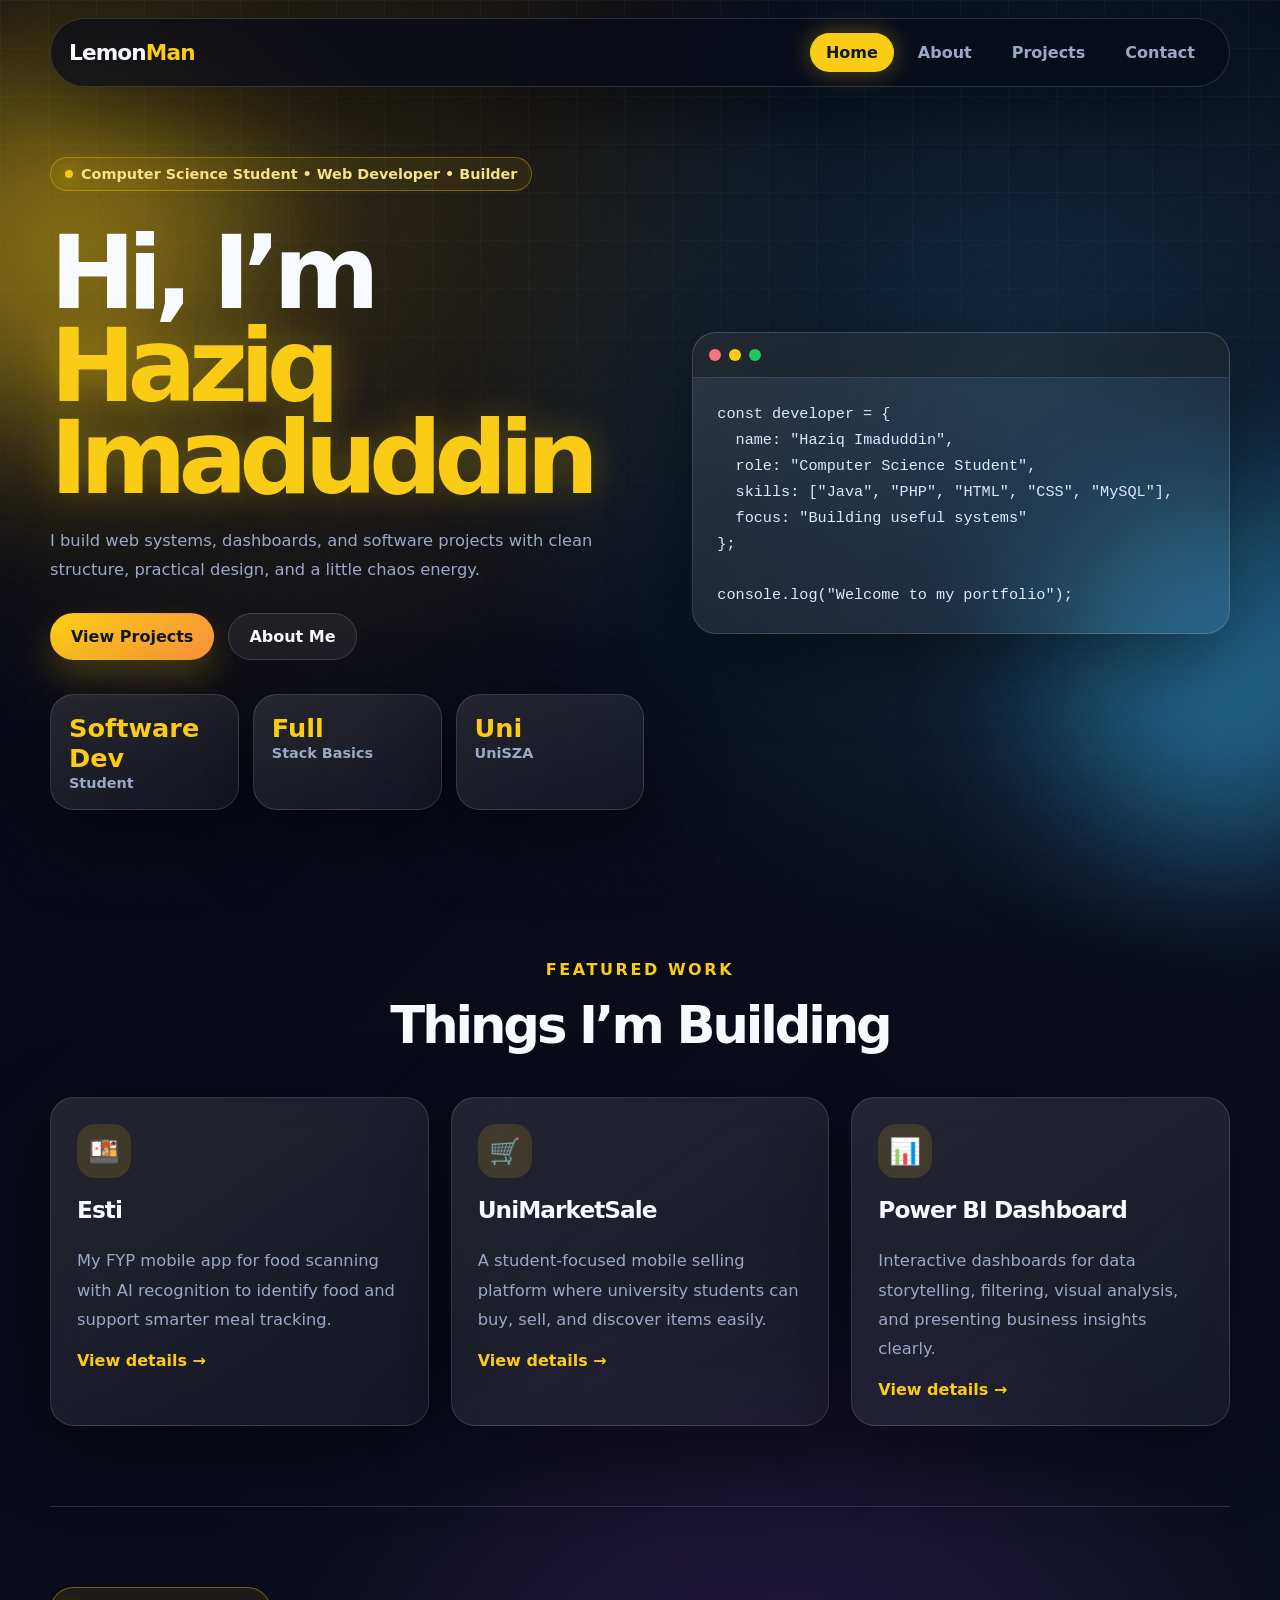
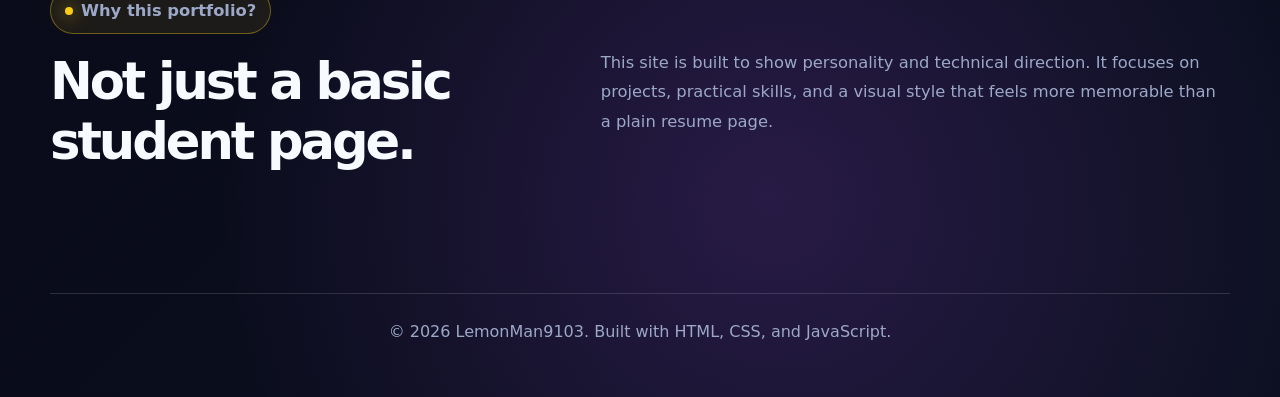
<file: index.html>
<!DOCTYPE html>
<html lang="en">

<head>
  <meta charset="UTF-8" />
  <meta name="viewport" content="width=device-width, initial-scale=1.0" />
  <title>LemonMan9103 | Portfolio</title>
  <link rel="stylesheet" href="styles.css" />
  <link rel="stylesheet" href="bat.css" />
</head>

<body>
  <div class="noise"></div>
  <div class="bg-orb orb-one"></div>
  <div class="bg-orb orb-two"></div>

  <header class="navbar">
    <a href="index.html" class="logo">Lemon<span>Man</span></a>

    <button class="menu-btn" id="menuBtn">☰</button>

    <nav class="nav-links" id="navLinks">
      <a href="index.html" class="active">Home</a>
      <a href="about.html">About</a>
      <a href="blog.html">Projects</a>
      <a href="contact.html">Contact</a>
    </nav>
  </header>

  <main>
    <section class="hero">
      <div class="hero-content">
        <p class="tag">Computer Science Student • Web Developer • Builder</p>
        <h1>Hi, I’m <span>Haziq Imaduddin</span></h1>
        <p class="hero-text">
          I build web systems, dashboards, and software projects with clean structure,
          practical design, and a little chaos energy.
        </p>

        <div class="hero-actions">
          <a href="blog.html" class="btn primary">View Projects</a>
          <a href="about.html" class="btn ghost">About Me</a>
        </div>

        <div class="stats">
          <div>
            <h3>Software Dev</h3>
            <p>Student</p>
          </div>
          <div>
            <h3>Full</h3>
            <p>Stack Basics</p>
          </div>
          <div>
            <h3>Uni</h3>
            <p>UniSZA</p>
          </div>
        </div>
      </div>

      <div class="hero-visual">
        <div class="terminal-card">
          <div class="terminal-top">
            <span></span>
            <span></span>
            <span></span>
          </div>
          <pre><code>const developer = {
  name: "Haziq Imaduddin",
  role: "Computer Science Student",
  skills: ["Java", "PHP", "HTML", "CSS", "MySQL"],
  focus: "Building useful systems"
};

console.log("Welcome to my portfolio");</code></pre>
        </div>

        <div class="bat-wrap">
          <div class="bat"></div>
        </div>

        <!--
          <div class="floating-badge">
            <span>⚡</span>
            <p>Building mobile apps, dashboards & AI projects</p>
          </div>
          -->
      </div>
    </section>

    <section class="section">
      <div class="section-title">
        <p>Featured Work</p>
        <h2>Things I’m Building</h2>
      </div>

      <div class="cards">
        <article class="card">
          <div class="card-icon">🍱</div>
          <h3>Esti</h3>
          <p>My FYP mobile app for food scanning with AI recognition to identify food and support smarter meal tracking.
          </p>
          <a href="blog.html">View details →</a>
        </article>

        <article class="card">
          <div class="card-icon">🛒</div>
          <h3>UniMarketSale</h3>
          <p>A student-focused mobile selling platform where university students can buy, sell, and discover items
            easily.</p>
          <a href="blog.html">View details →</a>
        </article>

        <article class="card">
          <div class="card-icon">📊</div>
          <h3>Power BI Dashboard</h3>
          <p>Interactive dashboards for data storytelling, filtering, visual analysis, and presenting business insights
            clearly.</p>
          <a href="blog.html">View details →</a>
        </article>
      </div>
    </section>

    <section class="section split">
      <div>
        <p class="tag">Why this portfolio?</p>
        <h2>Not just a basic student page.</h2>
      </div>
      <p>
        This site is built to show personality and technical direction. It focuses on projects,
        practical skills, and a visual style that feels more memorable than a plain resume page.
      </p>
    </section>
  </main>

  <footer class="footer">
    <p>© 2026 LemonMan9103. Built with HTML, CSS, and JavaScript.</p>
  </footer>

  <script src="script.js"></script>
</body>

</html>
</file>
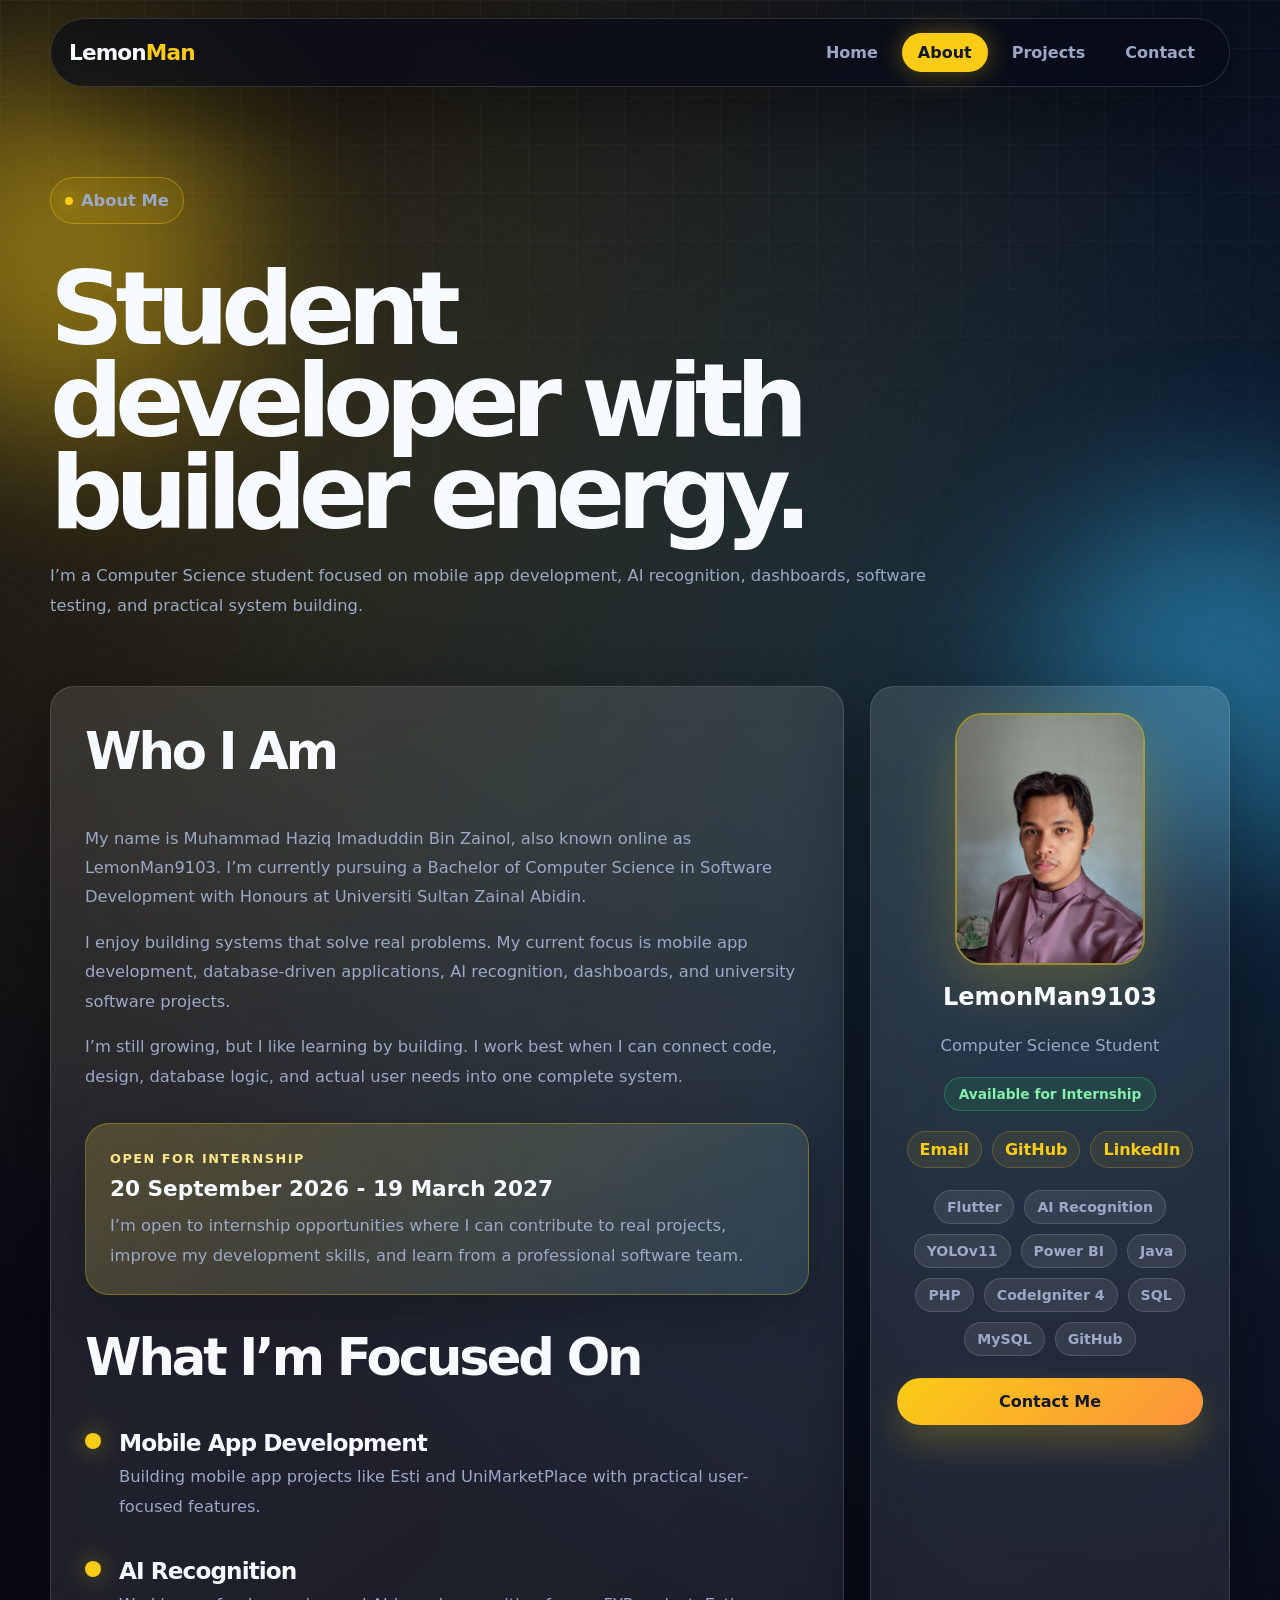
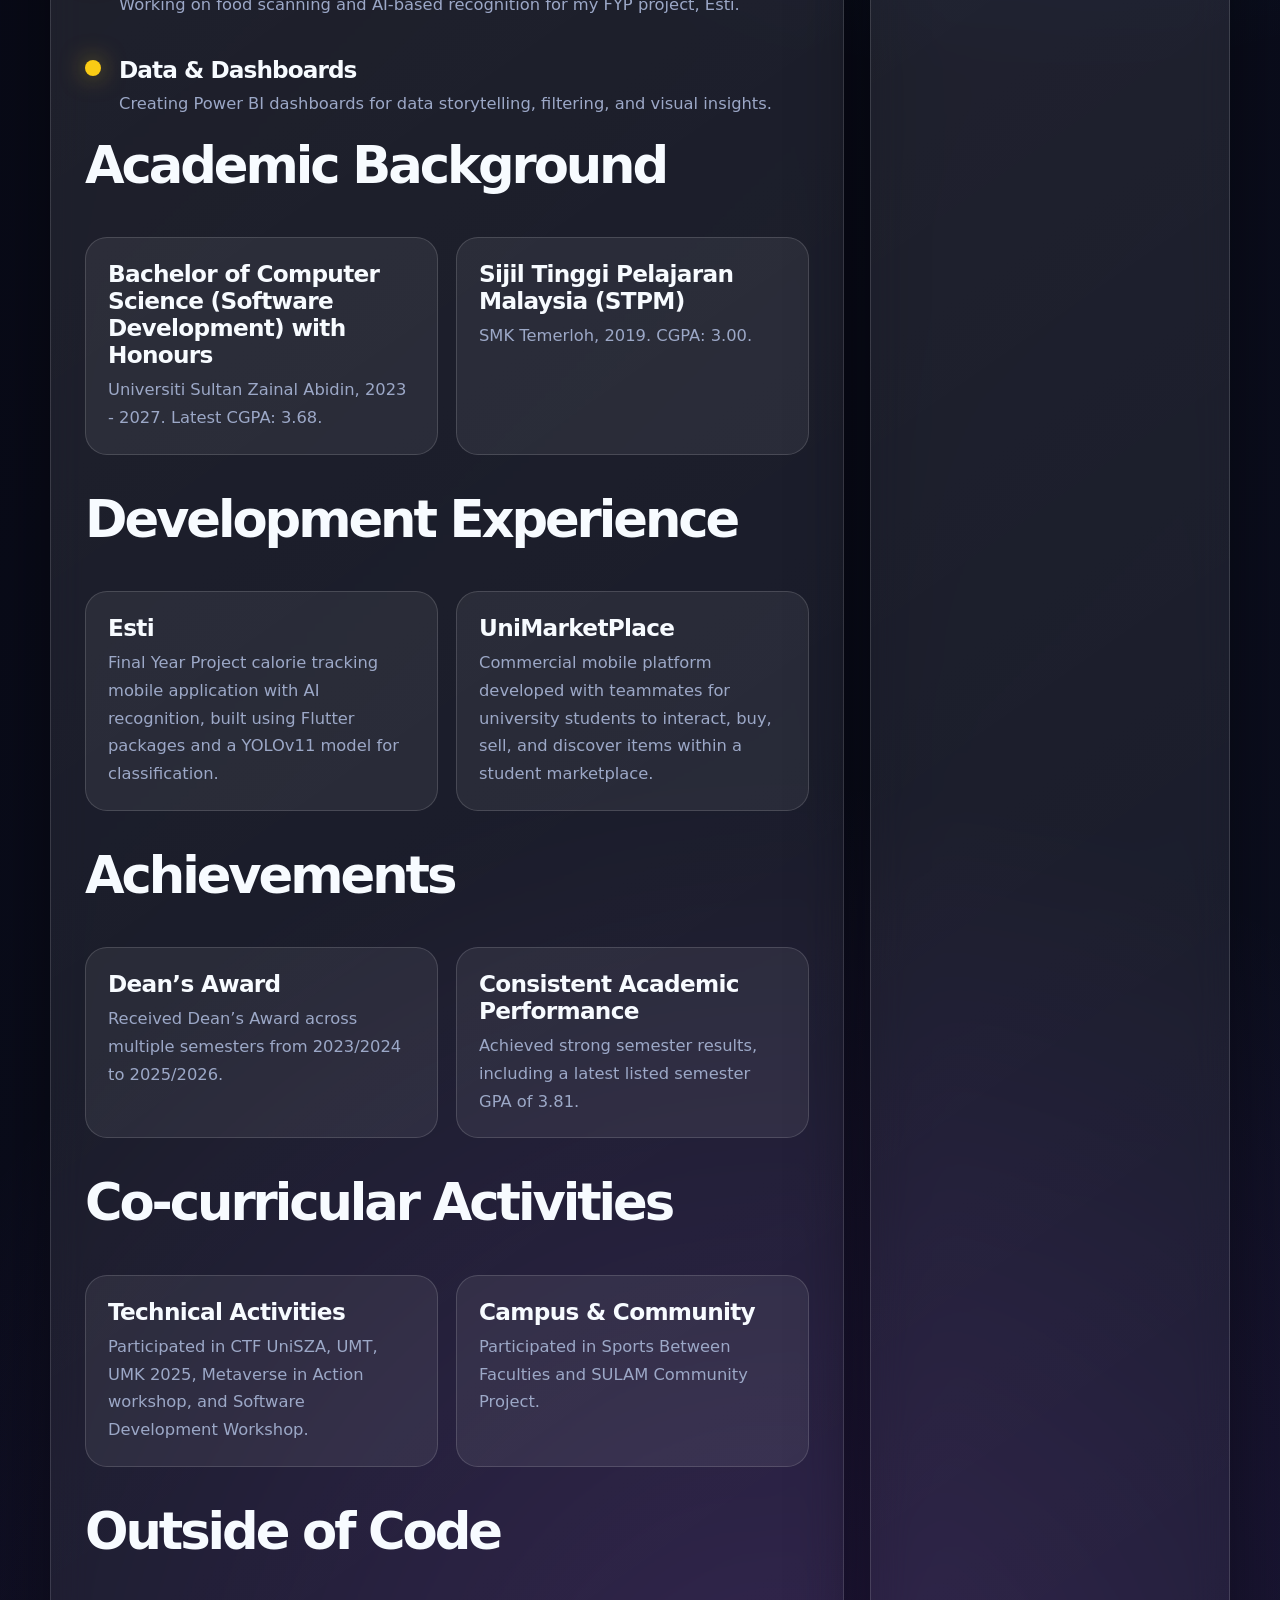
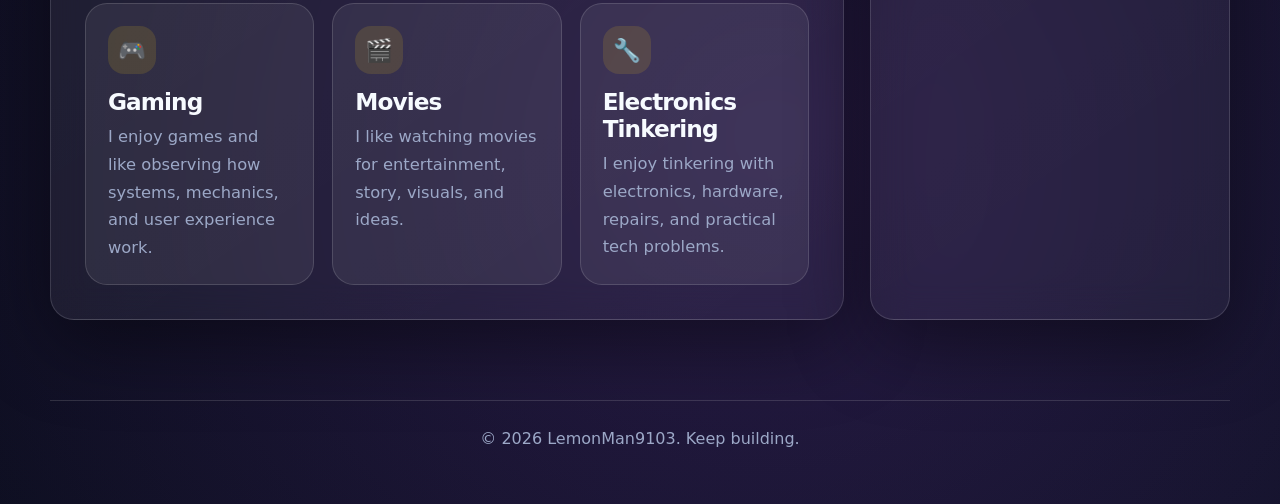
<file: about.html>
<!DOCTYPE html>
<html lang="en">

<head>
  <meta charset="UTF-8" />
  <meta name="viewport" content="width=device-width, initial-scale=1.0" />
  <title>About | LemonMan9103</title>
  <link rel="stylesheet" href="styles.css" />
</head>

<body>
  <div class="noise"></div>
  <div class="bg-orb orb-one"></div>
  <div class="bg-orb orb-two"></div>

  <header class="navbar">
    <a href="index.html" class="logo">Lemon<span>Man</span></a>

    <button class="menu-btn" id="menuBtn">☰</button>

    <nav class="nav-links" id="navLinks">
      <a href="index.html">Home</a>
      <a href="about.html" class="active">About</a>
      <a href="blog.html">Projects</a>
      <a href="contact.html">Contact</a>
    </nav>
  </header>

  <main>
    <section class="page-hero">
      <p class="tag">About Me</p>
      <h1>Student developer with builder energy.</h1>
      <p>
        I’m a Computer Science student focused on mobile app development, AI recognition,
        dashboards, software testing, and practical system building.
      </p>
    </section>

    <section class="about-layout">
      <div class="about-main card big-card">
        <h2>Who I Am</h2>
        <p>
          My name is Muhammad Haziq Imaduddin Bin Zainol, also known online as LemonMan9103.
          I’m currently pursuing a Bachelor of Computer Science in Software Development with Honours
          at Universiti Sultan Zainal Abidin.
        </p>
        <p>
          I enjoy building systems that solve real problems. My current focus is mobile app development,
          database-driven applications, AI recognition, dashboards, and university software projects.
        </p>
        <p>
          I’m still growing, but I like learning by building. I work best when I can connect
          code, design, database logic, and actual user needs into one complete system.
        </p>

        <div class="internship-banner">
          <span>Open for Internship</span>
          <strong>20 September 2026 - 19 March 2027</strong>
          <p>
            I’m open to internship opportunities where I can contribute to real projects,
            improve my development skills, and learn from a professional software team.
          </p>
        </div>

        <h2>What I’m Focused On</h2>
        <div class="timeline">
          <div>
            <span></span>
            <h3>Mobile App Development</h3>
            <p>Building mobile app projects like Esti and UniMarketPlace with practical user-focused features.</p>
          </div>
          <div>
            <span></span>
            <h3>AI Recognition</h3>
            <p>Working on food scanning and AI-based recognition for my FYP project, Esti.</p>
          </div>
          <div>
            <span></span>
            <h3>Data & Dashboards</h3>
            <p>Creating Power BI dashboards for data storytelling, filtering, and visual insights.</p>
          </div>
        </div>

        <h2>Academic Background</h2>
        <div class="info-grid">
          <div class="info-card">
            <h3>Bachelor of Computer Science (Software Development) with Honours</h3>
            <p>Universiti Sultan Zainal Abidin, 2023 - 2027. Latest CGPA: 3.68.</p>
          </div>

          <div class="info-card">
            <h3>Sijil Tinggi Pelajaran Malaysia (STPM)</h3>
            <p>SMK Temerloh, 2019. CGPA: 3.00.</p>
          </div>
        </div>

        <h2>Development Experience</h2>
        <div class="info-grid">
          <div class="info-card">
            <h3>Esti</h3>
            <p>
              Final Year Project calorie tracking mobile application with AI recognition,
              built using Flutter packages and a YOLOv11 model for classification.
            </p>
          </div>

          <div class="info-card">
            <h3>UniMarketPlace</h3>
            <p>
              Commercial mobile platform developed with teammates for university students
              to interact, buy, sell, and discover items within a student marketplace.
            </p>
          </div>
        </div>

        <h2>Achievements</h2>
        <div class="info-grid">
          <div class="info-card">
            <h3>Dean’s Award</h3>
            <p>
              Received Dean’s Award across multiple semesters from 2023/2024 to 2025/2026.
            </p>
          </div>

          <div class="info-card">
            <h3>Consistent Academic Performance</h3>
            <p>
              Achieved strong semester results, including a latest listed semester GPA of 3.81.
            </p>
          </div>
        </div>

        <h2>Co-curricular Activities</h2>
        <div class="info-grid">
          <div class="info-card">
            <h3>Technical Activities</h3>
            <p>
              Participated in CTF UniSZA, UMT, UMK 2025, Metaverse in Action workshop,
              and Software Development Workshop.
            </p>
          </div>

          <div class="info-card">
            <h3>Campus & Community</h3>
            <p>
              Participated in Sports Between Faculties and SULAM Community Project.
            </p>
          </div>
        </div>

        <h2>Outside of Code</h2>
        <div class="hobby-list">
          <div>
            <span>🎮</span>
            <h3>Gaming</h3>
            <p>I enjoy games and like observing how systems, mechanics, and user experience work.</p>
          </div>

          <div>
            <span>🎬</span>
            <h3>Movies</h3>
            <p>I like watching movies for entertainment, story, visuals, and ideas.</p>
          </div>

          <div>
            <span>🔧</span>
            <h3>Electronics Tinkering</h3>
            <p>I enjoy tinkering with electronics, hardware, repairs, and practical tech problems.</p>
          </div>
        </div>
      </div>

      <aside class="profile-card">
        <div class="profile-img-wrap">
          <img src="gambar-diri/profile.jpg" alt="Profile photo of LemonMan9103" class="profile-img" />
        </div>

        <h2>LemonMan9103</h2>
        <p>Computer Science Student</p>

        <div class="availability-pill">Available for Internship</div>

        <div class="profile-links">
          <a href="mailto:hzqimad03@gmail.com">Email</a>
          <a href="https://github.com/LemonMan9103" target="_blank">GitHub</a>
          <a href="https://www.linkedin.com/in/haziq-imaduddin-zainol-75938b398" target="_blank">LinkedIn</a>
        </div>

        <div class="skill-cloud">
          <span>Flutter</span>
          <span>AI Recognition</span>
          <span>YOLOv11</span>
          <span>Power BI</span>
          <span>Java</span>
          <span>PHP</span>
          <span>CodeIgniter 4</span>
          <span>SQL</span>
          <span>MySQL</span>
          <span>GitHub</span>
        </div>

        <a href="contact.html" class="btn primary full">Contact Me</a>
      </aside>
    </section>
  </main>

  <footer class="footer">
    <p>© 2026 LemonMan9103. Keep building.</p>
  </footer>

  <script src="script.js"></script>
</body>

</html>
</file>
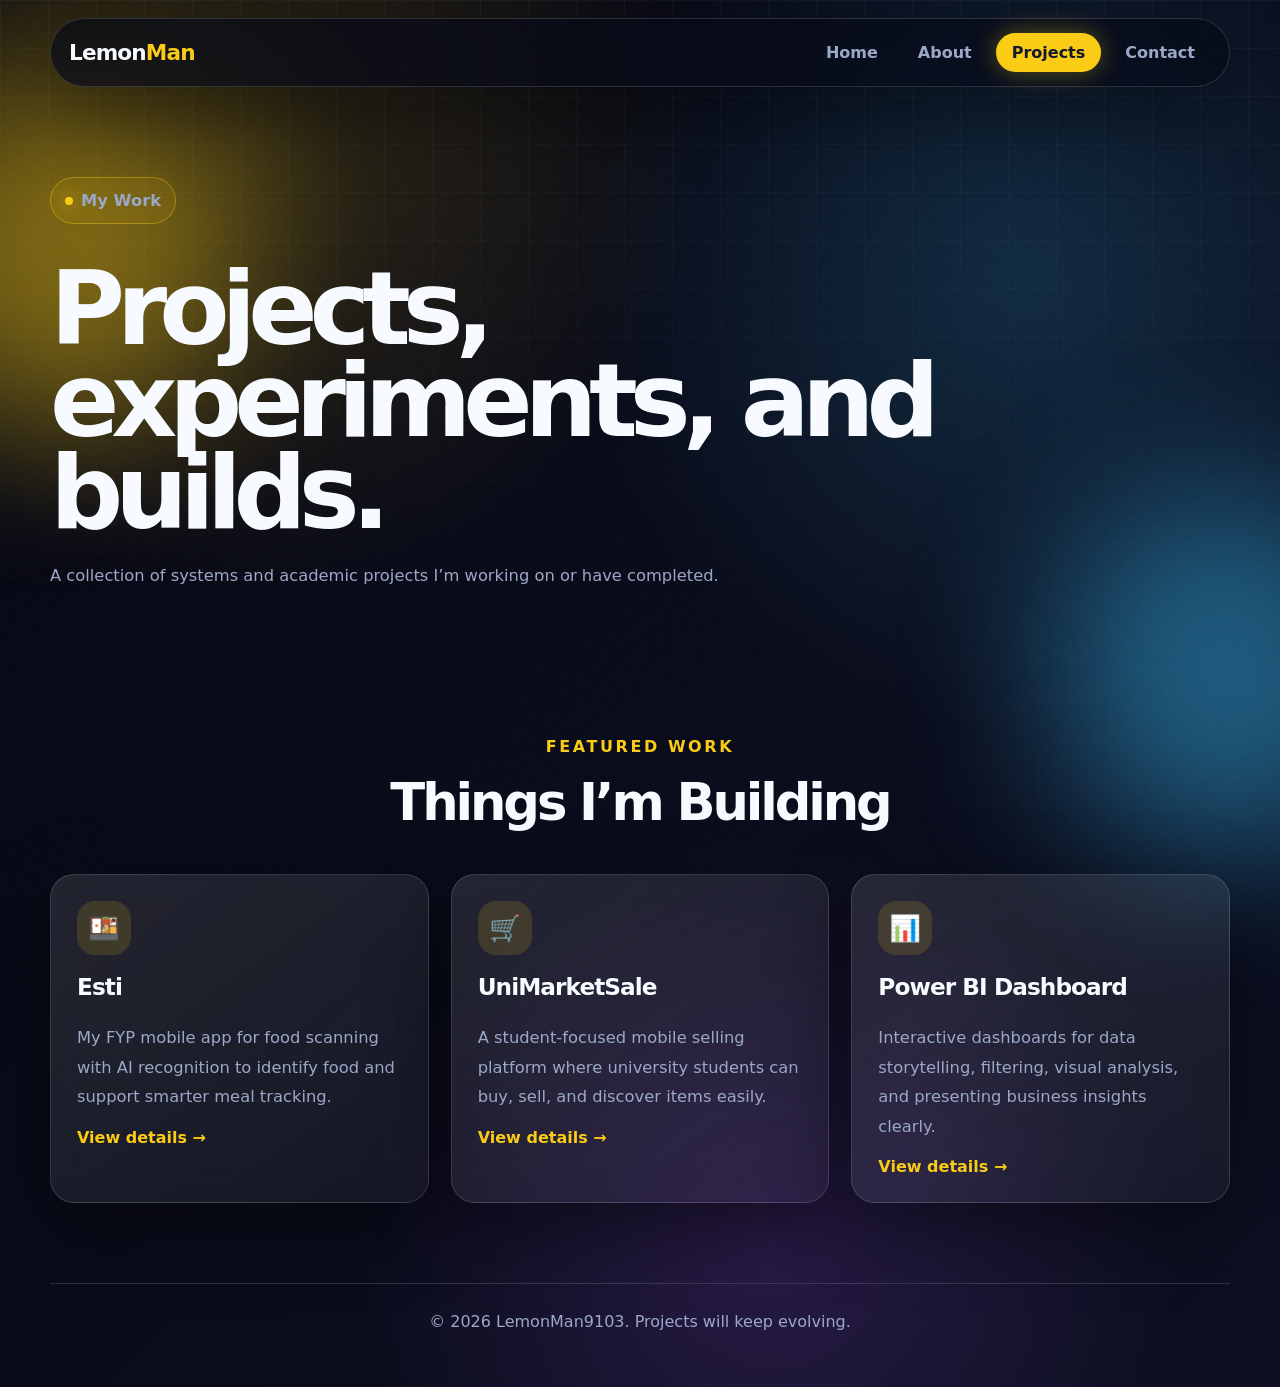
<file: blog.html>
<!DOCTYPE html>
<html lang="en">

<head>
  <meta charset="UTF-8" />
  <meta name="viewport" content="width=device-width, initial-scale=1.0" />
  <title>Projects | LemonMan9103</title>
  <link rel="stylesheet" href="styles.css" />
</head>

<body>
  <div class="noise"></div>
  <div class="bg-orb orb-one"></div>
  <div class="bg-orb orb-two"></div>

  <header class="navbar">
    <a href="index.html" class="logo">Lemon<span>Man</span></a>

    <button class="menu-btn" id="menuBtn">☰</button>

    <nav class="nav-links" id="navLinks">
      <a href="index.html">Home</a>
      <a href="about.html">About</a>
      <a href="blog.html" class="active">Projects</a>
      <a href="contact.html">Contact</a>
    </nav>
  </header>

  <main>
    <section class="page-hero">
      <p class="tag">My Work</p>
      <h1>Projects, experiments, and builds.</h1>
      <p>
        A collection of systems and academic projects I’m working on or have completed.
      </p>
    </section>

    <section class="section">
      <div class="section-title">
        <p>Featured Work</p>
        <h2>Things I’m Building</h2>
      </div>

      <div class="cards">
        <article class="card">
          <div class="card-icon">🍱</div>
          <h3>Esti</h3>
          <p>My FYP mobile app for food scanning with AI recognition to identify food and support smarter meal tracking.
          </p>
          <a href="blog.html">View details →</a>
        </article>

        <article class="card">
          <div class="card-icon">🛒</div>
          <h3>UniMarketSale</h3>
          <p>A student-focused mobile selling platform where university students can buy, sell, and discover items
            easily.</p>
          <a href="blog.html">View details →</a>
        </article>

        <article class="card">
          <div class="card-icon">📊</div>
          <h3>Power BI Dashboard</h3>
          <p>Interactive dashboards for data storytelling, filtering, visual analysis, and presenting business insights
            clearly.</p>
          <a href="blog.html">View details →</a>
        </article>
      </div>
    </section>
  </main>

  <footer class="footer">
    <p>© 2026 LemonMan9103. Projects will keep evolving.</p>
  </footer>

  <script src="script.js"></script>
</body>

</html>
</file>
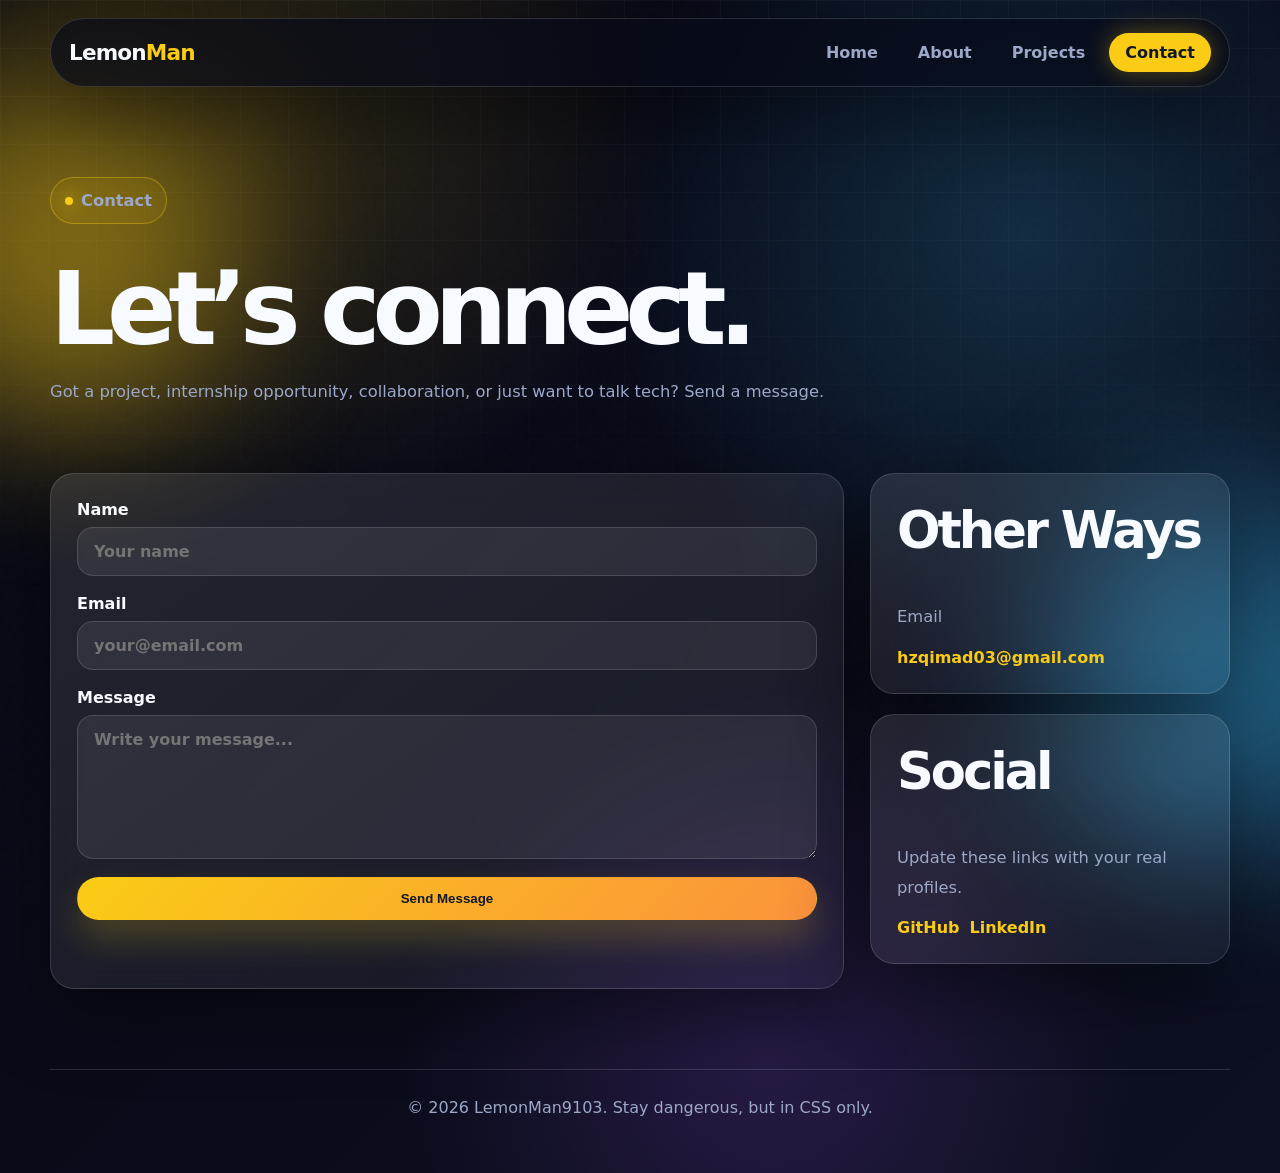
<file: contact.html>
<!DOCTYPE html>
<html lang="en">

<head>
  <meta charset="UTF-8" />
  <meta name="viewport" content="width=device-width, initial-scale=1.0" />
  <title>Contact | LemonMan9103</title>
  <link rel="stylesheet" href="styles.css" />
</head>

<body>
  <div class="noise"></div>
  <div class="bg-orb orb-one"></div>
  <div class="bg-orb orb-two"></div>

  <header class="navbar">
    <a href="index.html" class="logo">Lemon<span>Man</span></a>

    <button class="menu-btn" id="menuBtn">☰</button>

    <nav class="nav-links" id="navLinks">
      <a href="index.html">Home</a>
      <a href="about.html">About</a>
      <a href="blog.html">Projects</a>
      <a href="contact.html" class="active">Contact</a>
    </nav>
  </header>

  <main>
    <section class="page-hero">
      <p class="tag">Contact</p>
      <h1>Let’s connect.</h1>
      <p>
        Got a project, internship opportunity, collaboration, or just want to talk tech?
        Send a message.
      </p>
    </section>

    <section class="contact-layout">
      <form class="contact-form card" id="contactForm">
        <label>
          Name
          <input type="text" id="name" placeholder="Your name" required />
        </label>

        <label>
          Email
          <input type="email" id="email" placeholder="your@email.com" required />
        </label>

        <label>
          Message
          <textarea id="message" rows="6" placeholder="Write your message..." required></textarea>
        </label>

        <button type="submit" class="btn primary">Send Message</button>
        <p id="formMessage" class="form-message"></p>
      </form>

      <div class="contact-side">
        <div class="card">
          <h2>Other Ways</h2>
          <p>Email</p>
          <a href="mailto:hzqimad03@gmail.com">hzqimad03@gmail.com</a>
        </div>

        <div class="card">
          <h2>Social</h2>
          <p>Update these links with your real profiles.</p>
          <div class="socials">
            <a href="https://github.com/LemonMan9103" target="_blank">GitHub</a>
            <a href="#" target="_blank">LinkedIn</a>
          </div>
        </div>
      </div>
    </section>
  </main>

  <footer class="footer">
    <p>© 2026 LemonMan9103. Stay dangerous, but in CSS only.</p>
  </footer>

  <script src="script.js"></script>
</body>

</html>
</file>
<file: styles.css>
:root {
  --bg: #060712;
  --bg-2: #0d1022;
  --card: rgba(255, 255, 255, 0.075);
  --card-2: rgba(255, 255, 255, 0.12);
  --text: #f7fbff;
  --muted: #9ca8c7;
  --line: rgba(255, 255, 255, 0.14);
  --accent: #facc15;
  --accent-2: #38bdf8;
  --accent-3: #a855f7;
  --danger: #fb7185;
  --shadow: 0 24px 80px rgba(0, 0, 0, 0.45);
  --radius: 24px;
  --max: 1180px;
}

* {
  box-sizing: border-box;
}

html {
  scroll-behavior: smooth;
}

body {
  margin: 0;
  font-family: Inter, ui-sans-serif, system-ui, -apple-system, BlinkMacSystemFont, "Segoe UI", Arial, sans-serif;
  background:
    radial-gradient(circle at 20% 10%, rgba(250, 204, 21, 0.16), transparent 28%),
    radial-gradient(circle at 80% 20%, rgba(56, 189, 248, 0.18), transparent 30%),
    radial-gradient(circle at 60% 90%, rgba(168, 85, 247, 0.18), transparent 28%),
    linear-gradient(135deg, var(--bg), var(--bg-2));
  color: var(--text);
  min-height: 100vh;
  overflow-x: hidden;
}

body::before {
  content: "";
  position: fixed;
  inset: 0;
  background-image:
    linear-gradient(rgba(255, 255, 255, 0.035) 1px, transparent 1px),
    linear-gradient(90deg, rgba(255, 255, 255, 0.035) 1px, transparent 1px);
  background-size: 48px 48px;
  mask-image: linear-gradient(to bottom, black, transparent 78%);
  pointer-events: none;
  z-index: -3;
}

.noise {
  position: fixed;
  inset: 0;
  background-image: url("data:image/svg+xml,%3Csvg viewBox='0 0 220 220' xmlns='http://www.w3.org/2000/svg'%3E%3Cfilter id='n'%3E%3CfeTurbulence type='fractalNoise' baseFrequency='0.8' numOctaves='3' stitchTiles='stitch'/%3E%3C/filter%3E%3Crect width='220' height='220' filter='url(%23n)' opacity='0.25'/%3E%3C/svg%3E");
  opacity: 0.07;
  pointer-events: none;
  z-index: -1;
}

.bg-orb {
  position: fixed;
  width: 360px;
  height: 360px;
  border-radius: 999px;
  filter: blur(80px);
  opacity: 0.45;
  pointer-events: none;
  z-index: -2;
  animation: floatOrb 10s ease-in-out infinite alternate;
}

.orb-one {
  background: var(--accent);
  top: 8%;
  left: -120px;
}

.orb-two {
  background: var(--accent-2);
  right: -130px;
  bottom: 5%;
  animation-delay: -3s;
}

@keyframes floatOrb {
  from {
    transform: translate3d(0, 0, 0) scale(1);
  }

  to {
    transform: translate3d(40px, -30px, 0) scale(1.12);
  }
}

a {
  color: inherit;
}

.navbar {
  width: min(var(--max), calc(100% - 32px));
  margin: 18px auto 0;
  padding: 14px 18px;
  display: flex;
  align-items: center;
  justify-content: space-between;
  border: 1px solid var(--line);
  border-radius: 999px;
  background: rgba(8, 10, 24, 0.72);
  backdrop-filter: blur(18px);
  position: sticky;
  top: 16px;
  z-index: 100;
  box-shadow: var(--shadow);
}

.logo {
  font-weight: 900;
  letter-spacing: -0.04em;
  font-size: 1.35rem;
  text-decoration: none;
}

.logo span {
  color: var(--accent);
}

.nav-links {
  display: flex;
  align-items: center;
  gap: 8px;
}

.nav-links a {
  text-decoration: none;
  color: var(--muted);
  font-weight: 700;
  padding: 10px 16px;
  border-radius: 999px;
  transition: 0.2s ease;
}

.nav-links a:hover,
.nav-links a.active {
  color: #111827;
  background: var(--accent);
  box-shadow: 0 0 25px rgba(250, 204, 21, 0.35);
}

.menu-btn {
  display: none;
  border: 1px solid var(--line);
  background: var(--card);
  color: var(--text);
  border-radius: 12px;
  padding: 8px 12px;
  font-size: 1.2rem;
  cursor: pointer;
}

main {
  width: min(var(--max), calc(100% - 32px));
  margin: 0 auto;
}

.hero {
  min-height: calc(100vh - 110px);
  display: grid;
  grid-template-columns: 1.05fr 0.95fr;
  align-items: center;
  gap: 48px;
  padding: 70px 0;
}

.tag {
  display: inline-flex;
  align-items: center;
  width: fit-content;
  gap: 8px;
  padding: 8px 14px;
  border: 1px solid rgba(250, 204, 21, 0.38);
  border-radius: 999px;
  background: rgba(250, 204, 21, 0.08);
  color: #fde68a;
  font-weight: 800;
  font-size: 0.9rem;
}

.tag::before {
  content: "";
  width: 8px;
  height: 8px;
  border-radius: 999px;
  background: var(--accent);
  box-shadow: 0 0 18px var(--accent);
}

h1,
h2,
h3,
p {
  margin-top: 0;
}

.hero h1,
.page-hero h1 {
  font-size: clamp(3rem, 8vw, 6.8rem);
  line-height: 0.9;
  letter-spacing: -0.08em;
  margin: 22px 0;
}

.hero h1 span,
.page-hero h1 span {
  color: var(--accent);
  text-shadow: 0 0 38px rgba(250, 204, 21, 0.3);
}

.hero-text,
.page-hero p,
.split p,
.card p,
.project-card p,
.about-main p,
.profile-card p,
.contact-side p {
  color: var(--muted);
  line-height: 1.8;
  font-size: 1.02rem;
}

.hero-actions {
  display: flex;
  flex-wrap: wrap;
  gap: 14px;
  margin: 28px 0;
}

.btn {
  display: inline-flex;
  justify-content: center;
  align-items: center;
  padding: 13px 20px;
  border-radius: 999px;
  text-decoration: none;
  border: 1px solid var(--line);
  font-weight: 900;
  transition: 0.2s ease;
  cursor: pointer;
}

.btn.primary {
  background: linear-gradient(135deg, var(--accent), #fb923c);
  color: #111827;
  border-color: transparent;
  box-shadow: 0 18px 35px rgba(250, 204, 21, 0.22);
}

.btn.ghost {
  background: rgba(255, 255, 255, 0.06);
  color: var(--text);
}

.btn:hover {
  transform: translateY(-3px);
}

.btn.full {
  width: 100%;
  margin-top: 22px;
}

.stats {
  display: grid;
  grid-template-columns: repeat(3, 1fr);
  gap: 14px;
  margin-top: 34px;
}

.stats div,
.card,
.project-card,
.profile-card,
.terminal-card {
  background: linear-gradient(145deg, rgba(255, 255, 255, 0.11), rgba(255, 255, 255, 0.045));
  border: 1px solid var(--line);
  border-radius: var(--radius);
  box-shadow: var(--shadow);
  backdrop-filter: blur(18px);
}

.stats div {
  padding: 18px;
}

.stats h3 {
  color: var(--accent);
  font-size: 1.6rem;
  margin-bottom: 2px;
}

.stats p {
  color: var(--muted);
  margin: 0;
  font-weight: 700;
  font-size: 0.9rem;
}

.hero-visual {
  position: relative;
  min-height: 500px;
  display: grid;
  place-items: center;
}

.terminal-card {
  width: 100%;
  max-width: 560px;
  overflow: hidden;
  transform: rotate(2deg);
  animation: cardFloat 4s ease-in-out infinite alternate;
}

@keyframes cardFloat {
  from {
    transform: rotate(2deg) translateY(0);
  }

  to {
    transform: rotate(-1deg) translateY(-16px);
  }
}

.terminal-top {
  display: flex;
  gap: 8px;
  padding: 16px;
  border-bottom: 1px solid var(--line);
  background: rgba(0, 0, 0, 0.25);
}

.terminal-top span {
  width: 12px;
  height: 12px;
  border-radius: 999px;
}

.terminal-top span:nth-child(1) {
  background: #fb7185;
}

.terminal-top span:nth-child(2) {
  background: #facc15;
}

.terminal-top span:nth-child(3) {
  background: #22c55e;
}

pre {
  margin: 0;
  padding: 24px;
  white-space: pre-wrap;
  color: #dbeafe;
  font-family: "Fira Code", Consolas, monospace;
  line-height: 1.7;
  font-size: 0.95rem;
}



.floating-badge {
  position: absolute;
  right: 4%;
  bottom: 8%;
  max-width: 260px;
  display: flex;
  align-items: center;
  gap: 14px;
  padding: 16px 18px;
  border-radius: 22px;
  background: rgba(8, 10, 24, 0.82);
  border: 1px solid rgba(250, 204, 21, 0.35);
  box-shadow: 0 24px 80px rgba(0, 0, 0, 0.45), 0 0 40px rgba(250, 204, 21, 0.12);
  backdrop-filter: blur(18px);
  animation: badgeFloat 3s ease-in-out infinite alternate;
}

.floating-badge span {
  width: 48px;
  height: 48px;
  display: grid;
  place-items: center;
  flex: 0 0 auto;
  border-radius: 16px;
  background: linear-gradient(135deg, var(--accent), #fb923c);
  color: #111827;
  font-size: 1.4rem;
  box-shadow: 0 0 30px rgba(250, 204, 21, 0.35);
}

.floating-badge p {
  margin: 0;
  color: var(--text);
  font-weight: 800;
  line-height: 1.4;
  font-size: 0.92rem;
}

@keyframes badgeFloat {
  from {
    transform: translateY(0) rotate(-2deg);
  }

  to {
    transform: translateY(-18px) rotate(2deg);
  }
}

.section {
  padding: 80px 0;
}

.section-title {
  text-align: center;
  margin-bottom: 34px;
}

.section-title p {
  color: var(--accent);
  font-weight: 900;
  text-transform: uppercase;
  letter-spacing: 0.16em;
}

.section-title h2,
.split h2,
.about-main h2,
.contact-side h2 {
  font-size: clamp(2rem, 4vw, 3.5rem);
  letter-spacing: -0.06em;
}

.cards,
.project-grid {
  display: grid;
  grid-template-columns: repeat(3, 1fr);
  gap: 22px;
}

.card,
.project-card {
  padding: 26px;
  transition: 0.25s ease;
  position: relative;
  overflow: hidden;
}

.card::before,
.project-card::before,
.profile-card::before {
  content: "";
  position: absolute;
  inset: 0;
  background: linear-gradient(135deg, rgba(250, 204, 21, 0.14), transparent 42%);
  opacity: 0;
  transition: 0.25s ease;
}

.card:hover,
.project-card:hover {
  transform: translateY(-8px);
  border-color: rgba(250, 204, 21, 0.45);
}

.card:hover::before,
.project-card:hover::before,
.profile-card:hover::before {
  opacity: 1;
}

.card>*,
.project-card>*,
.profile-card>* {
  position: relative;
  z-index: 1;
}

.card-icon {
  width: 54px;
  height: 54px;
  display: grid;
  place-items: center;
  border-radius: 18px;
  background: rgba(250, 204, 21, 0.14);
  font-size: 1.6rem;
  margin-bottom: 18px;
}

.card h3,
.project-card h2 {
  font-size: 1.45rem;
  letter-spacing: -0.04em;
}

.card a,
.project-card a,
.contact-side a {
  color: var(--accent);
  font-weight: 900;
  text-decoration: none;
}

.split {
  display: grid;
  grid-template-columns: 0.9fr 1.1fr;
  gap: 36px;
  align-items: center;
  border-top: 1px solid var(--line);
}

.page-hero {
  padding: 90px 0 50px;
  max-width: 900px;
}

.about-layout,
.contact-layout {
  display: grid;
  grid-template-columns: 1fr 360px;
  gap: 26px;
  padding-bottom: 80px;
}

.big-card {
  padding: 34px;
}

.timeline {
  display: grid;
  gap: 20px;
  margin-top: 24px;
}

.timeline div {
  position: relative;
  padding-left: 34px;
}

.timeline span {
  position: absolute;
  left: 0;
  top: 4px;
  width: 16px;
  height: 16px;
  border-radius: 999px;
  background: var(--accent);
  box-shadow: 0 0 25px rgba(250, 204, 21, 0.55);
}

.timeline h3 {
  margin-bottom: 6px;
}

.profile-card {
  position: sticky;
  top: 120px;
  padding: 26px;
  text-align: center;
  overflow: hidden;
}

.avatar {
  width: 120px;
  height: 120px;
  margin: 0 auto 18px;
  border-radius: 32px;
  display: grid;
  place-items: center;
  background:
    linear-gradient(135deg, rgba(250, 204, 21, 0.95), rgba(251, 146, 60, 0.95)),
    #facc15;
  color: #111827;
  font-weight: 1000;
  font-size: 2.5rem;
  box-shadow: 0 22px 60px rgba(250, 204, 21, 0.25);
}

.skill-cloud,
.tech-list,
.socials {
  display: flex;
  flex-wrap: wrap;
  gap: 10px;
}

.skill-cloud {
  justify-content: center;
  margin-top: 22px;
}

.skill-cloud span,
.tech-list span {
  padding: 8px 12px;
  border-radius: 999px;
  background: rgba(255, 255, 255, 0.08);
  border: 1px solid var(--line);
  color: var(--muted);
  font-size: 0.88rem;
  font-weight: 800;
}

.project-grid {
  padding-bottom: 80px;
}

.project-card {
  min-height: 320px;
}

.project-top {
  display: flex;
  justify-content: space-between;
  color: var(--accent);
  font-weight: 900;
  margin-bottom: 30px;
}

.project-top strong {
  font-size: 2rem;
  opacity: 0.35;
}

.contact-form {
  display: grid;
  gap: 18px;
}

.contact-form label {
  display: grid;
  gap: 8px;
  color: var(--text);
  font-weight: 900;
}

input,
textarea {
  width: 100%;
  padding: 14px 16px;
  border-radius: 16px;
  border: 1px solid var(--line);
  background: rgba(255, 255, 255, 0.07);
  color: var(--text);
  font: inherit;
  outline: none;
}

input:focus,
textarea:focus {
  border-color: var(--accent);
  box-shadow: 0 0 0 4px rgba(250, 204, 21, 0.1);
}

.contact-side {
  display: grid;
  gap: 20px;
  align-content: start;
}

.form-message {
  min-height: 24px;
  margin: 0;
  font-weight: 800;
}

.form-message.success {
  color: #86efac;
}

.form-message.error {
  color: #fda4af;
}

.footer {
  width: min(var(--max), calc(100% - 32px));
  margin: 0 auto;
  padding: 28px 0 40px;
  color: var(--muted);
  border-top: 1px solid var(--line);
  text-align: center;
}

@media (max-width: 960px) {

  .hero,
  .about-layout,
  .contact-layout,
  .split {
    grid-template-columns: 1fr;
  }

  .hero {
    padding-top: 44px;
  }

  .hero-visual {
    min-height: 360px;
  }

  .cards,
  .project-grid {
    grid-template-columns: 1fr 1fr;
  }

  .profile-card {
    position: relative;
    top: auto;
  }
}
@media (max-width: 720px) {
  .navbar {
    border-radius: 24px;
    align-items: flex-start;
  }

  .menu-btn {
    display: block;
  }

  .nav-links {
    display: none;
    position: absolute;
    top: 66px;
    left: 0;
    right: 0;
    margin: 0 auto;
    width: 100%;
    flex-direction: column;
    padding: 14px;
    background: rgba(8, 10, 24, 0.96);
    border: 1px solid var(--line);
    border-radius: 24px;
  }

  .nav-links.show {
    display: flex;
  }

  .nav-links a {
    width: 100%;
    text-align: center;
  }

  .cards,
  .project-grid,
  .stats {
    grid-template-columns: 1fr;
  }

  .hero h1,
  .page-hero h1 {
    font-size: clamp(2.7rem, 16vw, 4.5rem);
  }

  .terminal-card {
    transform: none;
  }
}

.bat-wrap {
  position: absolute;
  right: 5%;
  bottom: 6%;
  width: 180px;
  height: 160px;
  pointer-events: none;
  filter: drop-shadow(0 0 24px rgba(250, 204, 21, 0.28));
  animation: batDrift 3s ease-in-out infinite alternate;
}

@keyframes batDrift {
  from {
    transform: translateY(0) rotate(-4deg);
  }

  to {
    transform: translateY(-18px) rotate(5deg);
  }
}

.profile-card {
  overflow: visible;
}

.profile-img-wrap {
  width: 100%;
  display: flex;
  justify-content: center;
  align-items: center;
  margin-bottom: 18px;
}

.profile-img {
  width: 190px;
  height: auto;
  max-width: 100%;
  display: block;
  object-fit: contain;
  border-radius: 28px;
  border: 2px solid rgba(250, 204, 21, 0.55);
  box-shadow: 0 22px 60px rgba(250, 204, 21, 0.22);
  transform: none;
  position: relative;
  left: auto;
  right: auto;
}

.availability-pill {
  width: fit-content;
  margin: 16px auto 20px;
  padding: 8px 14px;
  border-radius: 999px;
  background: rgba(34, 197, 94, 0.12);
  border: 1px solid rgba(34, 197, 94, 0.38);
  color: #86efac;
  font-weight: 900;
  font-size: 0.86rem;
}

.profile-links {
  display: flex;
  justify-content: center;
  flex-wrap: wrap;
  gap: 10px;
  margin: 18px 0 22px;
}

.profile-links a {
  text-decoration: none;
  color: var(--accent);
  font-weight: 900;
  padding: 8px 12px;
  border-radius: 999px;
  background: rgba(250, 204, 21, 0.08);
  border: 1px solid rgba(250, 204, 21, 0.22);
  transition: 0.2s ease;
}

.profile-links a:hover {
  transform: translateY(-2px);
  background: rgba(250, 204, 21, 0.16);
}

.internship-banner {
  margin: 32px 0;
  padding: 24px;
  border-radius: 24px;
  background:
    linear-gradient(135deg, rgba(250, 204, 21, 0.16), rgba(56, 189, 248, 0.08)),
    rgba(255, 255, 255, 0.05);
  border: 1px solid rgba(250, 204, 21, 0.32);
  box-shadow: 0 20px 60px rgba(0, 0, 0, 0.28);
}

.internship-banner span {
  display: inline-flex;
  margin-bottom: 10px;
  color: #fde68a;
  font-weight: 900;
  text-transform: uppercase;
  letter-spacing: 0.12em;
  font-size: 0.8rem;
}

.internship-banner strong {
  display: block;
  color: var(--text);
  font-size: 1.35rem;
  margin-bottom: 10px;
}

.internship-banner p {
  margin: 0;
}

.info-grid {
  display: grid;
  grid-template-columns: repeat(2, 1fr);
  gap: 18px;
  margin: 20px 0 34px;
}

.info-card {
  padding: 22px;
  border-radius: 22px;
  background: rgba(255, 255, 255, 0.065);
  border: 1px solid var(--line);
}

.info-card h3 {
  margin-bottom: 8px;
  letter-spacing: -0.03em;
}

.info-card p {
  margin: 0;
  color: var(--muted);
  line-height: 1.7;
}

.hobby-list {
  display: grid;
  grid-template-columns: repeat(3, 1fr);
  gap: 18px;
  margin-top: 20px;
}

.hobby-list div {
  padding: 22px;
  border-radius: 22px;
  background: rgba(255, 255, 255, 0.065);
  border: 1px solid var(--line);
}

.hobby-list span {
  display: grid;
  place-items: center;
  width: 48px;
  height: 48px;
  margin-bottom: 14px;
  border-radius: 16px;
  background: rgba(250, 204, 21, 0.13);
  font-size: 1.4rem;
}

.hobby-list h3 {
  margin-bottom: 8px;
}

.hobby-list p {
  margin: 0;
  color: var(--muted);
  line-height: 1.7;
}

@media (max-width: 720px) {
  .bat-wrap {
    right: -10px;
    bottom: -10px;
    transform: scale(0.75);
  }

  .info-grid,
  .hobby-list {
    grid-template-columns: 1fr;
  }
}
</file>
<file: bat.css>
/* SCSS Vars
 *
 * 1. Colors, $a(outline), $b(body), $c(eyes)
 * 2. Modify $size for different bat sizes.
 * 3. Modify $speed for different speeds.
 */
/* 1 */
/* 1 */
/* 1 */
/* 2 */
/* 3 */
/* Scaffolding */


/* Bat */
.bat {
    width: 1px;
    height: 1px;
    transform: scale(4);
    position: relative;
    left: -128px;
    top: -128px;
    animation: 0.4s bat steps(1) infinite;
}

/* Bat animation */
@keyframes bat {
    0% {
        box-shadow: 33px 6px #54556b, 34px 6px #54556b, 35px 6px #54556b, 36px 6px #54556b, 20px 7px #54556b, 21px 7px #54556b, 22px 7px #54556b, 23px 7px #54556b, 33px 7px #54556b, 34px 7px #54556b, 35px 7px #202020, 36px 7px #202020, 37px 7px #54556b, 38px 7px #54556b, 39px 7px #54556b, 43px 7px #54556b, 20px 8px #54556b, 21px 8px #54556b, 22px 8px #54556b, 23px 8px #54556b, 33px 8px #54556b, 34px 8px #54556b, 35px 8px #202020, 36px 8px #202020, 37px 8px #54556b, 38px 8px #54556b, 39px 8px #54556b, 43px 8px #54556b, 17px 9px #54556b, 18px 9px #54556b, 19px 9px #54556b, 20px 9px #54556b, 35px 9px #54556b, 36px 9px #202020, 37px 9px #202020, 38px 9px #202020, 39px 9px #202020, 40px 9px #54556b, 41px 9px #54556b, 42px 9px #54556b, 43px 9px #202020, 44px 9px #54556b, 45px 9px #54556b, 16px 10px #54556b, 17px 10px #202020, 18px 10px #202020, 19px 10px #202020, 20px 10px #54556b, 36px 10px #54556b, 37px 10px #202020, 38px 10px #202020, 39px 10px #202020, 40px 10px #202020, 41px 10px #202020, 42px 10px #202020, 43px 10px #202020, 44px 10px #54556b, 45px 10px #54556b, 16px 11px #54556b, 17px 11px #202020, 18px 11px #202020, 19px 11px #202020, 20px 11px #54556b, 36px 11px #54556b, 37px 11px #202020, 38px 11px #202020, 39px 11px #202020, 40px 11px #202020, 41px 11px #202020, 42px 11px #202020, 43px 11px #202020, 44px 11px #54556b, 45px 11px #54556b, 13px 12px #54556b, 14px 12px #54556b, 15px 12px #54556b, 16px 12px #202020, 17px 12px #202020, 18px 12px #54556b, 19px 12px #54556b, 20px 12px #54556b, 36px 12px #54556b, 37px 12px #54556b, 38px 12px #54556b, 39px 12px #202020, 40px 12px #202020, 41px 12px #202020, 42px 12px #202020, 43px 12px #202020, 44px 12px #54556b, 45px 12px #54556b, 12px 13px #54556b, 13px 13px #202020, 14px 13px #202020, 15px 13px #202020, 16px 13px #202020, 17px 13px #202020, 18px 13px #54556b, 19px 13px #54556b, 37px 13px #54556b, 38px 13px #54556b, 39px 13px #202020, 40px 13px #202020, 41px 13px #202020, 42px 13px #202020, 43px 13px #202020, 44px 13px #202020, 45px 13px #202020, 46px 13px #54556b, 10px 14px #54556b, 11px 14px #54556b, 12px 14px #202020, 13px 14px #202020, 14px 14px #202020, 15px 14px #202020, 16px 14px #202020, 17px 14px #54556b, 36px 14px #54556b, 37px 14px #54556b, 38px 14px #54556b, 39px 14px #202020, 40px 14px #202020, 41px 14px #202020, 42px 14px #202020, 43px 14px #202020, 44px 14px #202020, 45px 14px #202020, 46px 14px #202020, 47px 14px #54556b, 10px 15px #54556b, 11px 15px #54556b, 12px 15px #202020, 13px 15px #202020, 14px 15px #202020, 15px 15px #202020, 16px 15px #202020, 17px 15px #54556b, 36px 15px #54556b, 37px 15px #54556b, 38px 15px #54556b, 39px 15px #202020, 40px 15px #202020, 41px 15px #202020, 42px 15px #202020, 43px 15px #202020, 44px 15px #202020, 45px 15px #202020, 46px 15px #202020, 47px 15px #54556b, 10px 16px #54556b, 11px 16px #54556b, 12px 16px #202020, 13px 16px #202020, 14px 16px #202020, 15px 16px #202020, 16px 16px #202020, 17px 16px #54556b, 35px 16px #54556b, 36px 16px #54556b, 37px 16px #202020, 38px 16px #202020, 39px 16px #202020, 40px 16px #202020, 41px 16px #202020, 42px 16px #202020, 43px 16px #202020, 44px 16px #202020, 45px 16px #202020, 46px 16px #202020, 47px 16px #54556b, 9px 17px #54556b, 10px 17px #202020, 11px 17px #202020, 12px 17px #202020, 13px 17px #202020, 14px 17px #202020, 15px 17px #202020, 16px 17px #202020, 17px 17px #54556b, 37px 17px #54556b, 38px 17px #54556b, 39px 17px #202020, 40px 17px #202020, 41px 17px #202020, 42px 17px #202020, 43px 17px #202020, 44px 17px #202020, 45px 17px #202020, 46px 17px #202020, 47px 17px #202020, 48px 17px #54556b, 49px 17px #54556b, 51px 17px #54556b, 7px 18px #54556b, 8px 18px #54556b, 9px 18px #54556b, 10px 18px #202020, 11px 18px #202020, 12px 18px #202020, 13px 18px #202020, 14px 18px #202020, 15px 18px #202020, 16px 18px #202020, 17px 18px #54556b, 20px 18px #54556b, 37px 18px #54556b, 38px 18px #54556b, 39px 18px #202020, 40px 18px #202020, 41px 18px #202020, 42px 18px #202020, 43px 18px #202020, 44px 18px #202020, 45px 18px #202020, 46px 18px #202020, 47px 18px #202020, 48px 18px #54556b, 49px 18px #54556b, 51px 18px #202020, 7px 19px #54556b, 8px 19px #54556b, 9px 19px #54556b, 10px 19px #202020, 11px 19px #202020, 12px 19px #202020, 13px 19px #202020, 14px 19px #202020, 15px 19px #202020, 16px 19px #202020, 17px 19px #54556b, 20px 19px #54556b, 37px 19px #54556b, 38px 19px #54556b, 39px 19px #202020, 40px 19px #202020, 41px 19px #202020, 42px 19px #202020, 43px 19px #202020, 44px 19px #202020, 45px 19px #202020, 46px 19px #202020, 47px 19px #202020, 48px 19px #54556b, 49px 19px #54556b, 51px 19px #202020, 7px 20px #54556b, 8px 20px #54556b, 9px 20px #202020, 10px 20px #202020, 11px 20px #202020, 12px 20px #202020, 13px 20px #202020, 14px 20px #202020, 15px 20px #202020, 16px 20px #202020, 17px 20px #202020, 18px 20px #54556b, 19px 20px #54556b, 20px 20px #202020, 21px 20px #54556b, 36px 20px #54556b, 37px 20px #202020, 38px 20px #202020, 39px 20px #202020, 40px 20px #202020, 41px 20px #202020, 42px 20px #202020, 43px 20px #202020, 44px 20px #202020, 45px 20px #202020, 46px 20px #202020, 47px 20px #202020, 48px 20px #54556b, 49px 20px #54556b, 54px 20px #54556b, 55px 20px #54556b, 9px 21px #54556b, 10px 21px #202020, 11px 21px #202020, 12px 21px #202020, 13px 21px #202020, 14px 21px #202020, 15px 21px #202020, 16px 21px #202020, 17px 21px #202020, 18px 21px #202020, 19px 21px #202020, 20px 21px #202020, 21px 21px #54556b, 35px 21px #54556b, 36px 21px #54556b, 37px 21px #202020, 38px 21px #202020, 39px 21px #202020, 40px 21px #202020, 41px 21px #202020, 42px 21px #202020, 43px 21px #202020, 44px 21px #202020, 45px 21px #202020, 46px 21px #202020, 47px 21px #202020, 48px 21px #54556b, 49px 21px #54556b, 52px 21px #54556b, 53px 21px #54556b, 54px 21px #202020, 55px 21px #202020, 56px 21px #54556b, 57px 21px #54556b, 9px 22px #54556b, 10px 22px #202020, 11px 22px #202020, 12px 22px #202020, 13px 22px #202020, 14px 22px #202020, 15px 22px #202020, 16px 22px #202020, 17px 22px #202020, 18px 22px #202020, 19px 22px #202020, 20px 22px #54556b, 32px 22px #54556b, 33px 22px #54556b, 34px 22px #54556b, 35px 22px #202020, 36px 22px #202020, 37px 22px #202020, 38px 22px #202020, 39px 22px #202020, 40px 22px #202020, 41px 22px #202020, 42px 22px #202020, 43px 22px #202020, 44px 22px #202020, 45px 22px #202020, 46px 22px #202020, 47px 22px #54556b, 48px 22px #54556b, 49px 22px #54556b, 50px 22px #54556b, 52px 22px #54556b, 53px 22px #54556b, 54px 22px #202020, 55px 22px #202020, 56px 22px #54556b, 57px 22px #54556b, 9px 23px #54556b, 10px 23px #202020, 11px 23px #202020, 12px 23px #202020, 13px 23px #202020, 14px 23px #202020, 15px 23px #202020, 16px 23px #202020, 17px 23px #202020, 18px 23px #202020, 19px 23px #202020, 20px 23px #54556b, 32px 23px #54556b, 33px 23px #54556b, 34px 23px #54556b, 35px 23px #202020, 36px 23px #202020, 37px 23px #202020, 38px 23px #202020, 39px 23px #202020, 40px 23px #202020, 41px 23px #202020, 42px 23px #202020, 43px 23px #202020, 44px 23px #202020, 45px 23px #202020, 46px 23px #202020, 47px 23px #54556b, 48px 23px #54556b, 49px 23px #54556b, 50px 23px #54556b, 52px 23px #54556b, 53px 23px #54556b, 54px 23px #202020, 55px 23px #202020, 56px 23px #54556b, 57px 23px #54556b, 9px 24px #54556b, 10px 24px #202020, 11px 24px #202020, 12px 24px #202020, 13px 24px #202020, 14px 24px #202020, 15px 24px #202020, 16px 24px #202020, 17px 24px #202020, 18px 24px #54556b, 19px 24px #54556b, 32px 24px #54556b, 33px 24px #202020, 34px 24px #202020, 35px 24px #202020, 36px 24px #202020, 37px 24px #202020, 38px 24px #202020, 39px 24px #202020, 40px 24px #202020, 41px 24px #202020, 42px 24px #202020, 43px 24px #202020, 44px 24px #202020, 45px 24px #202020, 46px 24px #202020, 47px 24px #54556b, 48px 24px #202020, 49px 24px #202020, 50px 24px #54556b, 54px 24px #54556b, 55px 24px #54556b, 7px 25px #54556b, 8px 25px #54556b, 9px 25px #202020, 10px 25px #202020, 11px 25px #202020, 12px 25px #202020, 13px 25px #202020, 14px 25px #202020, 15px 25px #202020, 16px 25px #202020, 17px 25px #202020, 18px 25px #54556b, 19px 25px #54556b, 21px 25px #54556b, 28px 25px #54556b, 33px 25px #54556b, 34px 25px #54556b, 35px 25px #202020, 36px 25px #202020, 37px 25px #202020, 38px 25px #202020, 39px 25px #202020, 40px 25px #202020, 41px 25px #202020, 42px 25px #202020, 43px 25px #202020, 44px 25px #202020, 45px 25px #202020, 46px 25px #202020, 47px 25px #202020, 48px 25px #202020, 49px 25px #202020, 50px 25px #54556b, 54px 25px #202020, 7px 26px #54556b, 8px 26px #54556b, 9px 26px #202020, 10px 26px #202020, 11px 26px #202020, 12px 26px #202020, 13px 26px #202020, 14px 26px #202020, 15px 26px #202020, 16px 26px #202020, 17px 26px #202020, 18px 26px #54556b, 19px 26px #54556b, 21px 26px #54556b, 28px 26px #54556b, 33px 26px #54556b, 34px 26px #54556b, 35px 26px #202020, 36px 26px #202020, 37px 26px #202020, 38px 26px #202020, 39px 26px #202020, 40px 26px #202020, 41px 26px #202020, 42px 26px #202020, 43px 26px #202020, 44px 26px #202020, 45px 26px #202020, 46px 26px #202020, 47px 26px #202020, 48px 26px #202020, 49px 26px #202020, 50px 26px #54556b, 54px 26px #202020, 3px 27px #54556b, 4px 27px #54556b, 5px 27px #54556b, 9px 27px #54556b, 10px 27px #202020, 11px 27px #202020, 12px 27px #202020, 13px 27px #202020, 14px 27px #202020, 15px 27px #202020, 16px 27px #202020, 17px 27px #54556b, 20px 27px #54556b, 21px 27px #202020, 22px 27px #54556b, 23px 27px #54556b, 27px 27px #54556b, 28px 27px #202020, 35px 27px #54556b, 36px 27px #202020, 37px 27px #202020, 38px 27px #202020, 39px 27px #202020, 40px 27px #202020, 41px 27px #202020, 42px 27px #202020, 43px 27px #202020, 44px 27px #202020, 45px 27px #202020, 46px 27px #202020, 47px 27px #202020, 48px 27px #54556b, 49px 27px #54556b, 1px 28px #54556b, 2px 28px #54556b, 3px 28px #202020, 4px 28px #202020, 5px 28px #202020, 6px 28px #54556b, 9px 28px #54556b, 10px 28px #54556b, 11px 28px #54556b, 12px 28px #202020, 13px 28px #202020, 14px 28px #202020, 15px 28px #202020, 16px 28px #202020, 17px 28px #54556b, 20px 28px #54556b, 21px 28px #202020, 22px 28px #54556b, 23px 28px #54556b, 25px 28px #54556b, 26px 28px #54556b, 27px 28px #202020, 28px 28px #202020, 29px 28px #54556b, 30px 28px #54556b, 33px 28px #54556b, 34px 28px #54556b, 35px 28px #54556b, 36px 28px #202020, 37px 28px #202020, 38px 28px #202020, 39px 28px #202020, 40px 28px #202020, 41px 28px #202020, 42px 28px #202020, 43px 28px #202020, 44px 28px #202020, 45px 28px #202020, 46px 28px #202020, 47px 28px #202020, 48px 28px #54556b, 49px 28px #54556b, 1px 29px #54556b, 2px 29px #54556b, 3px 29px #202020, 4px 29px #202020, 5px 29px #202020, 6px 29px #54556b, 10px 29px #54556b, 11px 29px #54556b, 12px 29px #202020, 13px 29px #202020, 14px 29px #202020, 15px 29px #202020, 16px 29px #202020, 17px 29px #54556b, 18px 29px #54556b, 19px 29px #54556b, 20px 29px #202020, 21px 29px #202020, 22px 29px #202020, 23px 29px #202020, 24px 29px #54556b, 25px 29px #54556b, 26px 29px #54556b, 27px 29px #202020, 28px 29px #202020, 29px 29px #202020, 30px 29px #202020, 31px 29px #54556b, 32px 29px #54556b, 33px 29px #54556b, 34px 29px #54556b, 35px 29px #202020, 36px 29px #202020, 37px 29px #202020, 38px 29px #202020, 39px 29px #202020, 40px 29px #202020, 41px 29px #202020, 42px 29px #202020, 43px 29px #202020, 44px 29px #202020, 45px 29px #202020, 46px 29px #202020, 47px 29px #54556b, 52px 29px #54556b, 53px 29px #54556b, 54px 29px #54556b, 1px 30px #54556b, 2px 30px #54556b, 3px 30px #202020, 4px 30px #202020, 5px 30px #202020, 6px 30px #54556b, 10px 30px #54556b, 11px 30px #54556b, 12px 30px #202020, 13px 30px #202020, 14px 30px #202020, 15px 30px #202020, 16px 30px #202020, 17px 30px #54556b, 18px 30px #54556b, 19px 30px #54556b, 20px 30px #202020, 21px 30px #202020, 22px 30px #202020, 23px 30px #202020, 24px 30px #54556b, 25px 30px #54556b, 26px 30px #54556b, 27px 30px #202020, 28px 30px #202020, 29px 30px #202020, 30px 30px #202020, 31px 30px #54556b, 32px 30px #54556b, 33px 30px #54556b, 34px 30px #54556b, 35px 30px #202020, 36px 30px #202020, 37px 30px #202020, 38px 30px #202020, 39px 30px #202020, 40px 30px #202020, 41px 30px #202020, 42px 30px #202020, 43px 30px #202020, 44px 30px #202020, 45px 30px #202020, 46px 30px #202020, 47px 30px #54556b, 52px 30px #54556b, 53px 30px #54556b, 54px 30px #54556b, 3px 31px #54556b, 4px 31px #54556b, 5px 31px #54556b, 7px 31px #202020, 8px 31px #202020, 9px 31px #202020, 10px 31px #54556b, 11px 31px #54556b, 12px 31px #202020, 13px 31px #202020, 14px 31px #202020, 15px 31px #202020, 16px 31px #202020, 17px 31px #54556b, 18px 31px #202020, 19px 31px #202020, 20px 31px #202020, 21px 31px #202020, 22px 31px #202020, 23px 31px #202020, 24px 31px #54556b, 25px 31px #202020, 26px 31px #202020, 27px 31px #202020, 28px 31px #202020, 29px 31px #202020, 30px 31px #202020, 31px 31px #202020, 32px 31px #54556b, 33px 31px #54556b, 34px 31px #54556b, 35px 31px #202020, 36px 31px #202020, 37px 31px #202020, 38px 31px #202020, 39px 31px #202020, 40px 31px #202020, 41px 31px #202020, 42px 31px #202020, 43px 31px #202020, 44px 31px #202020, 45px 31px #202020, 46px 31px #202020, 47px 31px #54556b, 52px 31px #202020, 53px 31px #202020, 54px 31px #202020, 7px 32px #202020, 8px 32px #202020, 9px 32px #54556b, 12px 32px #54556b, 13px 32px #202020, 14px 32px #202020, 15px 32px #202020, 16px 32px #202020, 17px 32px #202020, 18px 32px #202020, 19px 32px #202020, 20px 32px #202020, 21px 32px #202020, 22px 32px #202020, 23px 32px #202020, 24px 32px #202020, 25px 32px #202020, 26px 32px #202020, 27px 32px #202020, 28px 32px #202020, 29px 32px #202020, 30px 32px #202020, 31px 32px #202020, 32px 32px #202020, 33px 32px #202020, 34px 32px #202020, 35px 32px #202020, 36px 32px #202020, 37px 32px #202020, 38px 32px #202020, 39px 32px #202020, 40px 32px #202020, 41px 32px #202020, 42px 32px #202020, 43px 32px #202020, 44px 32px #202020, 45px 32px #202020, 46px 32px #54556b, 51px 32px #54556b, 52px 32px #202020, 53px 32px #202020, 54px 32px #54556b, 13px 33px #54556b, 14px 33px #202020, 15px 33px #202020, 16px 33px #202020, 17px 33px #202020, 18px 33px #202020, 19px 33px #202020, 20px 33px #202020, 21px 33px #202020, 22px 33px #202020, 23px 33px #202020, 24px 33px #202020, 25px 33px #202020, 26px 33px #202020, 27px 33px #202020, 28px 33px #202020, 29px 33px #202020, 30px 33px #202020, 31px 33px #202020, 32px 33px #202020, 33px 33px #202020, 34px 33px #202020, 35px 33px #202020, 36px 33px #202020, 37px 33px #202020, 38px 33px #202020, 39px 33px #202020, 40px 33px #202020, 41px 33px #202020, 42px 33px #202020, 43px 33px #54556b, 44px 33px #54556b, 45px 33px #54556b, 13px 34px #54556b, 14px 34px #202020, 15px 34px #202020, 16px 34px #202020, 17px 34px #202020, 18px 34px #202020, 19px 34px #202020, 20px 34px #202020, 21px 34px #202020, 22px 34px #202020, 23px 34px #202020, 24px 34px #202020, 25px 34px #202020, 26px 34px #202020, 27px 34px #202020, 28px 34px #202020, 29px 34px #202020, 30px 34px #202020, 31px 34px #202020, 32px 34px #202020, 33px 34px #202020, 34px 34px #202020, 35px 34px #202020, 36px 34px #202020, 37px 34px #202020, 38px 34px #202020, 39px 34px #202020, 40px 34px #202020, 41px 34px #202020, 42px 34px #202020, 43px 34px #54556b, 44px 34px #54556b, 45px 34px #54556b, 13px 35px #54556b, 14px 35px #54556b, 15px 35px #54556b, 16px 35px #54556b, 17px 35px #202020, 18px 35px #202020, 19px 35px #202020, 20px 35px #202020, 21px 35px #202020, 22px 35px #202020, 23px 35px #202020, 24px 35px #202020, 25px 35px #202020, 26px 35px #202020, 27px 35px #202020, 28px 35px #202020, 29px 35px #202020, 30px 35px #202020, 31px 35px #202020, 32px 35px #202020, 33px 35px #202020, 34px 35px #202020, 35px 35px #202020, 36px 35px #202020, 37px 35px #202020, 38px 35px #202020, 39px 35px #54556b, 40px 35px #54556b, 41px 35px #54556b, 42px 35px #54556b, 7px 36px #54556b, 8px 36px #54556b, 9px 36px #54556b, 12px 36px #202020, 14px 36px #54556b, 15px 36px #54556b, 16px 36px #54556b, 17px 36px #202020, 18px 36px #202020, 19px 36px #202020, 20px 36px #202020, 21px 36px #202020, 22px 36px #202020, 23px 36px #202020, 24px 36px #202020, 25px 36px #202020, 26px 36px #202020, 27px 36px #202020, 28px 36px #202020, 29px 36px #202020, 30px 36px #202020, 31px 36px #202020, 32px 36px #202020, 33px 36px #202020, 34px 36px #202020, 35px 36px #202020, 36px 36px #202020, 37px 36px #54556b, 38px 36px #54556b, 39px 36px #54556b, 6px 37px #54556b, 7px 37px #202020, 8px 37px #202020, 9px 37px #202020, 10px 37px #202020, 11px 37px #202020, 16px 37px #54556b, 17px 37px #202020, 18px 37px #202020, 19px 37px #202020, 20px 37px #fff, 21px 37px #202020, 22px 37px #202020, 23px 37px #202020, 24px 37px #202020, 25px 37px #fff, 26px 37px #fff, 27px 37px #fff, 28px 37px #202020, 29px 37px #202020, 30px 37px #202020, 31px 37px #202020, 32px 37px #202020, 33px 37px #202020, 34px 37px #202020, 35px 37px #202020, 36px 37px #54556b, 37px 37px #202020, 38px 37px #202020, 39px 37px #54556b, 40px 37px #54556b, 41px 37px #54556b, 42px 37px #54556b, 43px 37px #54556b, 44px 37px #202020, 45px 37px #202020, 46px 37px #54556b, 6px 38px #54556b, 7px 38px #202020, 8px 38px #202020, 9px 38px #202020, 10px 38px #202020, 11px 38px #202020, 16px 38px #54556b, 17px 38px #202020, 18px 38px #202020, 19px 38px #202020, 20px 38px #fff, 21px 38px #202020, 22px 38px #202020, 23px 38px #202020, 24px 38px #202020, 25px 38px #fff, 26px 38px #fff, 27px 38px #fff, 28px 38px #202020, 29px 38px #202020, 30px 38px #202020, 31px 38px #202020, 32px 38px #202020, 33px 38px #202020, 34px 38px #202020, 35px 38px #202020, 36px 38px #54556b, 37px 38px #202020, 38px 38px #202020, 39px 38px #54556b, 40px 38px #54556b, 41px 38px #54556b, 42px 38px #54556b, 43px 38px #54556b, 44px 38px #202020, 45px 38px #202020, 46px 38px #54556b, 7px 39px #202020, 8px 39px #202020, 9px 39px #202020, 10px 39px #54556b, 11px 39px #54556b, 13px 39px #202020, 17px 39px #54556b, 18px 39px #202020, 19px 39px #202020, 20px 39px #fff, 21px 39px #202020, 22px 39px #202020, 23px 39px #202020, 24px 39px #202020, 25px 39px #fff, 26px 39px #fff, 27px 39px #fff, 28px 39px #202020, 29px 39px #202020, 30px 39px #202020, 31px 39px #202020, 32px 39px #202020, 33px 39px #202020, 34px 39px #202020, 35px 39px #202020, 36px 39px #202020, 37px 39px #202020, 38px 39px #202020, 39px 39px #202020, 40px 39px #202020, 41px 39px #202020, 42px 39px #202020, 43px 39px #202020, 44px 39px #54556b, 45px 39px #54556b, 17px 40px #54556b, 18px 40px #202020, 19px 40px #202020, 20px 40px #202020, 21px 40px #202020, 22px 40px #202020, 23px 40px #202020, 24px 40px #202020, 25px 40px #202020, 26px 40px #202020, 27px 40px #202020, 28px 40px #202020, 29px 40px #202020, 30px 40px #202020, 31px 40px #202020, 32px 40px #202020, 33px 40px #202020, 34px 40px #202020, 35px 40px #202020, 36px 40px #202020, 37px 40px #202020, 38px 40px #202020, 39px 40px #202020, 40px 40px #202020, 41px 40px #54556b, 42px 40px #54556b, 43px 40px #54556b, 18px 41px #54556b, 19px 41px #54556b, 20px 41px #202020, 21px 41px #202020, 22px 41px #202020, 23px 41px #202020, 24px 41px #202020, 25px 41px #202020, 26px 41px #202020, 27px 41px #202020, 28px 41px #202020, 29px 41px #202020, 30px 41px #202020, 31px 41px #202020, 32px 41px #202020, 33px 41px #202020, 34px 41px #202020, 35px 41px #202020, 36px 41px #54556b, 37px 41px #54556b, 38px 41px #54556b, 39px 41px #54556b, 40px 41px #54556b, 18px 42px #54556b, 19px 42px #54556b, 20px 42px #202020, 21px 42px #202020, 22px 42px #202020, 23px 42px #202020, 24px 42px #202020, 25px 42px #202020, 26px 42px #202020, 27px 42px #202020, 28px 42px #202020, 29px 42px #202020, 30px 42px #202020, 31px 42px #202020, 32px 42px #202020, 33px 42px #202020, 34px 42px #202020, 35px 42px #202020, 36px 42px #54556b, 37px 42px #54556b, 38px 42px #54556b, 39px 42px #54556b, 40px 42px #54556b, 20px 43px #54556b, 21px 43px #54556b, 22px 43px #202020, 23px 43px #202020, 24px 43px #202020, 25px 43px #202020, 26px 43px #202020, 27px 43px #202020, 28px 43px #202020, 29px 43px #202020, 30px 43px #202020, 31px 43px #202020, 32px 43px #54556b, 33px 43px #54556b, 34px 43px #54556b, 35px 43px #54556b, 36px 43px #54556b, 22px 44px #54556b, 23px 44px #54556b, 24px 44px #54556b, 25px 44px #54556b, 26px 44px #54556b, 27px 44px #54556b, 28px 44px #54556b, 29px 44px #54556b, 30px 44px #54556b, 31px 44px #54556b, 32px 44px #54556b, 22px 45px #54556b, 23px 45px #54556b, 24px 45px #54556b, 25px 45px #54556b, 26px 45px #54556b, 27px 45px #54556b, 28px 45px #54556b, 29px 45px #54556b, 30px 45px #54556b, 31px 45px #54556b, 32px 45px #54556b, 52px 46px #202020, 53px 46px #202020, 51px 47px #202020, 52px 47px #202020, 53px 47px #202020, 21px 50px #202020, 21px 51px #202020;
    }

    14.3% {
        box-shadow: 17px 7px #54556b, 37px 7px #54556b, 38px 7px #54556b, 17px 8px #54556b, 37px 8px #54556b, 38px 8px #54556b, 16px 9px #54556b, 17px 9px #202020, 18px 9px #54556b, 19px 9px #54556b, 36px 9px #54556b, 37px 9px #202020, 38px 9px #202020, 39px 9px #54556b, 43px 9px #54556b, 44px 9px #54556b, 45px 9px #54556b, 14px 10px #54556b, 15px 10px #54556b, 16px 10px #202020, 17px 10px #54556b, 37px 10px #54556b, 38px 10px #54556b, 39px 10px #202020, 40px 10px #54556b, 43px 10px #54556b, 44px 10px #202020, 45px 10px #202020, 46px 10px #54556b, 14px 11px #54556b, 15px 11px #54556b, 16px 11px #202020, 17px 11px #54556b, 37px 11px #54556b, 38px 11px #54556b, 39px 11px #202020, 40px 11px #54556b, 43px 11px #54556b, 44px 11px #202020, 45px 11px #202020, 46px 11px #54556b, 10px 12px #54556b, 11px 12px #54556b, 13px 12px #54556b, 14px 12px #202020, 15px 12px #202020, 16px 12px #202020, 17px 12px #54556b, 37px 12px #54556b, 38px 12px #54556b, 39px 12px #202020, 40px 12px #202020, 41px 12px #54556b, 42px 12px #54556b, 43px 12px #54556b, 44px 12px #202020, 45px 12px #202020, 46px 12px #202020, 47px 12px #54556b, 10px 13px #54556b, 11px 13px #54556b, 12px 13px #54556b, 13px 13px #202020, 14px 13px #202020, 15px 13px #202020, 16px 13px #54556b, 39px 13px #54556b, 40px 13px #202020, 41px 13px #202020, 42px 13px #202020, 43px 13px #202020, 44px 13px #54556b, 45px 13px #54556b, 46px 13px #202020, 47px 13px #202020, 48px 13px #54556b, 49px 13px #54556b, 9px 14px #54556b, 10px 14px #202020, 11px 14px #202020, 12px 14px #202020, 13px 14px #202020, 14px 14px #202020, 15px 14px #202020, 16px 14px #54556b, 39px 14px #54556b, 40px 14px #202020, 41px 14px #202020, 42px 14px #202020, 43px 14px #202020, 44px 14px #54556b, 45px 14px #54556b, 46px 14px #202020, 47px 14px #202020, 48px 14px #54556b, 49px 14px #54556b, 9px 15px #54556b, 10px 15px #202020, 11px 15px #202020, 12px 15px #202020, 13px 15px #202020, 14px 15px #202020, 15px 15px #202020, 16px 15px #54556b, 39px 15px #54556b, 40px 15px #202020, 41px 15px #202020, 42px 15px #202020, 43px 15px #202020, 44px 15px #54556b, 45px 15px #54556b, 46px 15px #202020, 47px 15px #202020, 48px 15px #54556b, 49px 15px #54556b, 9px 16px #54556b, 10px 16px #202020, 11px 16px #202020, 12px 16px #202020, 13px 16px #202020, 14px 16px #54556b, 15px 16px #54556b, 39px 16px #54556b, 40px 16px #202020, 41px 16px #202020, 42px 16px #202020, 43px 16px #202020, 44px 16px #54556b, 45px 16px #54556b, 46px 16px #202020, 47px 16px #202020, 48px 16px #54556b, 49px 16px #54556b, 50px 16px #54556b, 7px 17px #54556b, 8px 17px #54556b, 9px 17px #202020, 10px 17px #202020, 11px 17px #202020, 12px 17px #202020, 13px 17px #202020, 14px 17px #54556b, 15px 17px #54556b, 37px 17px #54556b, 38px 17px #54556b, 39px 17px #54556b, 40px 17px #202020, 41px 17px #202020, 42px 17px #202020, 43px 17px #202020, 44px 17px #202020, 45px 17px #202020, 46px 17px #202020, 47px 17px #202020, 48px 17px #202020, 49px 17px #202020, 50px 17px #54556b, 7px 18px #54556b, 8px 18px #54556b, 9px 18px #202020, 10px 18px #202020, 11px 18px #202020, 12px 18px #202020, 13px 18px #202020, 14px 18px #54556b, 15px 18px #54556b, 37px 18px #54556b, 38px 18px #54556b, 39px 18px #202020, 40px 18px #54556b, 41px 18px #202020, 42px 18px #202020, 43px 18px #202020, 44px 18px #202020, 45px 18px #202020, 46px 18px #202020, 47px 18px #202020, 48px 18px #202020, 49px 18px #202020, 50px 18px #54556b, 56px 18px #202020, 57px 18px #202020, 58px 18px #202020, 59px 18px #202020, 7px 19px #54556b, 8px 19px #54556b, 9px 19px #202020, 10px 19px #202020, 11px 19px #202020, 12px 19px #202020, 13px 19px #202020, 14px 19px #54556b, 15px 19px #54556b, 37px 19px #54556b, 38px 19px #54556b, 39px 19px #202020, 40px 19px #54556b, 41px 19px #202020, 42px 19px #202020, 43px 19px #202020, 44px 19px #202020, 45px 19px #202020, 46px 19px #202020, 47px 19px #202020, 48px 19px #202020, 49px 19px #202020, 50px 19px #54556b, 56px 19px #202020, 57px 19px #202020, 58px 19px #202020, 59px 19px #202020, 6px 20px #54556b, 7px 20px #54556b, 8px 20px #54556b, 9px 20px #202020, 10px 20px #202020, 11px 20px #202020, 12px 20px #202020, 13px 20px #202020, 14px 20px #54556b, 15px 20px #54556b, 17px 20px #54556b, 18px 20px #54556b, 19px 20px #54556b, 37px 20px #54556b, 38px 20px #54556b, 39px 20px #202020, 40px 20px #202020, 41px 20px #202020, 42px 20px #202020, 43px 20px #202020, 44px 20px #202020, 45px 20px #202020, 46px 20px #202020, 47px 20px #202020, 48px 20px #202020, 49px 20px #202020, 50px 20px #202020, 51px 20px #54556b, 56px 20px #202020, 57px 20px #202020, 6px 21px #54556b, 7px 21px #54556b, 8px 21px #54556b, 9px 21px #202020, 10px 21px #202020, 11px 21px #202020, 12px 21px #202020, 13px 21px #202020, 14px 21px #202020, 15px 21px #202020, 16px 21px #54556b, 17px 21px #202020, 18px 21px #54556b, 19px 21px #54556b, 39px 21px #54556b, 40px 21px #202020, 41px 21px #202020, 42px 21px #202020, 43px 21px #202020, 44px 21px #202020, 45px 21px #202020, 46px 21px #202020, 47px 21px #202020, 48px 21px #202020, 49px 21px #202020, 50px 21px #202020, 51px 21px #54556b, 58px 21px #202020, 59px 21px #202020, 6px 22px #54556b, 7px 22px #54556b, 8px 22px #54556b, 9px 22px #202020, 10px 22px #202020, 11px 22px #202020, 12px 22px #202020, 13px 22px #202020, 14px 22px #202020, 15px 22px #202020, 16px 22px #202020, 17px 22px #54556b, 35px 22px #54556b, 36px 22px #54556b, 39px 22px #54556b, 40px 22px #202020, 41px 22px #202020, 42px 22px #202020, 43px 22px #202020, 44px 22px #202020, 45px 22px #202020, 46px 22px #202020, 47px 22px #202020, 48px 22px #202020, 49px 22px #202020, 50px 22px #202020, 51px 22px #54556b, 6px 23px #54556b, 7px 23px #54556b, 8px 23px #54556b, 9px 23px #202020, 10px 23px #202020, 11px 23px #202020, 12px 23px #202020, 13px 23px #202020, 14px 23px #202020, 15px 23px #202020, 16px 23px #202020, 17px 23px #54556b, 35px 23px #54556b, 36px 23px #54556b, 39px 23px #54556b, 40px 23px #202020, 41px 23px #202020, 42px 23px #202020, 43px 23px #202020, 44px 23px #202020, 45px 23px #202020, 46px 23px #202020, 47px 23px #202020, 48px 23px #202020, 49px 23px #202020, 50px 23px #202020, 51px 23px #54556b, 6px 24px #54556b, 7px 24px #202020, 8px 24px #202020, 9px 24px #202020, 10px 24px #202020, 11px 24px #202020, 12px 24px #202020, 13px 24px #202020, 14px 24px #202020, 15px 24px #202020, 16px 24px #202020, 17px 24px #54556b, 35px 24px #54556b, 36px 24px #202020, 37px 24px #54556b, 38px 24px #54556b, 39px 24px #202020, 40px 24px #202020, 41px 24px #202020, 42px 24px #202020, 43px 24px #202020, 44px 24px #202020, 45px 24px #202020, 46px 24px #202020, 47px 24px #202020, 48px 24px #202020, 49px 24px #202020, 50px 24px #202020, 51px 24px #54556b, 1px 25px #202020, 2px 25px #202020, 3px 25px #202020, 4px 25px #202020, 6px 25px #54556b, 7px 25px #202020, 8px 25px #202020, 9px 25px #202020, 10px 25px #202020, 11px 25px #202020, 12px 25px #202020, 13px 25px #202020, 14px 25px #202020, 15px 25px #202020, 16px 25px #54556b, 20px 25px #54556b, 21px 25px #54556b, 28px 25px #54556b, 29px 25px #54556b, 30px 25px #54556b, 36px 25px #202020, 37px 25px #202020, 38px 25px #202020, 39px 25px #202020, 40px 25px #202020, 41px 25px #202020, 42px 25px #202020, 43px 25px #202020, 44px 25px #202020, 45px 25px #202020, 46px 25px #202020, 47px 25px #202020, 48px 25px #202020, 49px 25px #202020, 50px 25px #54556b, 51px 25px #54556b, 1px 26px #202020, 2px 26px #202020, 3px 26px #202020, 4px 26px #202020, 6px 26px #54556b, 7px 26px #202020, 8px 26px #202020, 9px 26px #202020, 10px 26px #202020, 11px 26px #202020, 12px 26px #202020, 13px 26px #202020, 14px 26px #202020, 15px 26px #202020, 16px 26px #54556b, 20px 26px #54556b, 21px 26px #54556b, 28px 26px #54556b, 29px 26px #54556b, 30px 26px #54556b, 36px 26px #202020, 37px 26px #202020, 38px 26px #202020, 39px 26px #202020, 40px 26px #202020, 41px 26px #202020, 42px 26px #202020, 43px 26px #202020, 44px 26px #202020, 45px 26px #202020, 46px 26px #202020, 47px 26px #202020, 48px 26px #202020, 49px 26px #202020, 50px 26px #54556b, 51px 26px #54556b, 3px 27px #202020, 4px 27px #202020, 6px 27px #54556b, 7px 27px #202020, 8px 27px #202020, 9px 27px #202020, 10px 27px #202020, 11px 27px #202020, 12px 27px #202020, 13px 27px #202020, 14px 27px #202020, 15px 27px #202020, 16px 27px #54556b, 20px 27px #54556b, 21px 27px #202020, 22px 27px #54556b, 23px 27px #54556b, 27px 27px #54556b, 28px 27px #202020, 29px 27px #54556b, 30px 27px #54556b, 36px 27px #54556b, 37px 27px #54556b, 38px 27px #54556b, 39px 27px #202020, 40px 27px #202020, 41px 27px #202020, 42px 27px #202020, 43px 27px #202020, 44px 27px #202020, 45px 27px #202020, 46px 27px #202020, 47px 27px #202020, 48px 27px #202020, 49px 27px #202020, 50px 27px #202020, 51px 27px #54556b, 6px 28px #54556b, 7px 28px #54556b, 8px 28px #54556b, 9px 28px #202020, 10px 28px #202020, 11px 28px #202020, 12px 28px #202020, 13px 28px #202020, 14px 28px #202020, 15px 28px #202020, 16px 28px #54556b, 18px 28px #54556b, 19px 28px #54556b, 20px 28px #54556b, 21px 28px #202020, 22px 28px #54556b, 23px 28px #54556b, 24px 28px #54556b, 25px 28px #54556b, 26px 28px #54556b, 27px 28px #202020, 28px 28px #202020, 29px 28px #202020, 30px 28px #202020, 31px 28px #54556b, 32px 28px #54556b, 37px 28px #54556b, 38px 28px #54556b, 39px 28px #54556b, 40px 28px #202020, 41px 28px #202020, 42px 28px #202020, 43px 28px #202020, 44px 28px #202020, 45px 28px #202020, 46px 28px #202020, 47px 28px #202020, 48px 28px #202020, 49px 28px #202020, 50px 28px #202020, 51px 28px #54556b, 54px 28px #202020, 7px 29px #54556b, 8px 29px #54556b, 9px 29px #202020, 10px 29px #202020, 11px 29px #202020, 12px 29px #202020, 13px 29px #202020, 14px 29px #54556b, 15px 29px #54556b, 17px 29px #54556b, 18px 29px #202020, 19px 29px #202020, 20px 29px #202020, 21px 29px #202020, 22px 29px #202020, 23px 29px #202020, 24px 29px #54556b, 25px 29px #202020, 26px 29px #202020, 27px 29px #202020, 28px 29px #202020, 29px 29px #202020, 30px 29px #202020, 31px 29px #202020, 32px 29px #54556b, 33px 29px #54556b, 34px 29px #54556b, 37px 29px #54556b, 38px 29px #54556b, 39px 29px #202020, 40px 29px #54556b, 41px 29px #202020, 42px 29px #202020, 43px 29px #202020, 44px 29px #202020, 45px 29px #202020, 46px 29px #202020, 47px 29px #202020, 48px 29px #202020, 49px 29px #202020, 50px 29px #54556b, 54px 29px #202020, 55px 29px #202020, 7px 30px #54556b, 8px 30px #54556b, 9px 30px #202020, 10px 30px #202020, 11px 30px #202020, 12px 30px #202020, 13px 30px #202020, 14px 30px #54556b, 15px 30px #54556b, 17px 30px #54556b, 18px 30px #202020, 19px 30px #202020, 20px 30px #202020, 21px 30px #202020, 22px 30px #202020, 23px 30px #202020, 24px 30px #54556b, 25px 30px #202020, 26px 30px #202020, 27px 30px #202020, 28px 30px #202020, 29px 30px #202020, 30px 30px #202020, 31px 30px #202020, 32px 30px #54556b, 33px 30px #54556b, 34px 30px #54556b, 37px 30px #54556b, 38px 30px #54556b, 39px 30px #202020, 40px 30px #54556b, 41px 30px #202020, 42px 30px #202020, 43px 30px #202020, 44px 30px #202020, 45px 30px #202020, 46px 30px #202020, 47px 30px #202020, 48px 30px #202020, 49px 30px #202020, 50px 30px #54556b, 54px 30px #202020, 55px 30px #202020, 7px 31px #54556b, 8px 31px #54556b, 9px 31px #202020, 10px 31px #202020, 11px 31px #202020, 12px 31px #202020, 13px 31px #202020, 14px 31px #54556b, 15px 31px #54556b, 16px 31px #54556b, 17px 31px #202020, 18px 31px #202020, 19px 31px #202020, 20px 31px #202020, 21px 31px #202020, 22px 31px #202020, 23px 31px #202020, 24px 31px #54556b, 25px 31px #202020, 26px 31px #202020, 27px 31px #202020, 28px 31px #202020, 29px 31px #202020, 30px 31px #202020, 31px 31px #202020, 32px 31px #202020, 33px 31px #202020, 34px 31px #202020, 35px 31px #54556b, 36px 31px #54556b, 37px 31px #54556b, 38px 31px #54556b, 39px 31px #202020, 40px 31px #202020, 41px 31px #202020, 42px 31px #202020, 43px 31px #202020, 44px 31px #202020, 45px 31px #202020, 46px 31px #202020, 47px 31px #202020, 48px 31px #54556b, 49px 31px #54556b, 50px 31px #54556b, 7px 32px #54556b, 8px 32px #54556b, 9px 32px #202020, 10px 32px #202020, 11px 32px #202020, 12px 32px #202020, 13px 32px #202020, 14px 32px #202020, 15px 32px #202020, 16px 32px #54556b, 17px 32px #202020, 18px 32px #202020, 19px 32px #202020, 20px 32px #202020, 21px 32px #202020, 22px 32px #202020, 23px 32px #202020, 24px 32px #202020, 25px 32px #202020, 26px 32px #202020, 27px 32px #202020, 28px 32px #202020, 29px 32px #202020, 30px 32px #202020, 31px 32px #202020, 32px 32px #202020, 33px 32px #202020, 34px 32px #202020, 35px 32px #54556b, 36px 32px #202020, 37px 32px #202020, 38px 32px #202020, 39px 32px #202020, 40px 32px #202020, 41px 32px #202020, 42px 32px #202020, 43px 32px #202020, 44px 32px #202020, 45px 32px #202020, 46px 32px #202020, 47px 32px #202020, 48px 32px #54556b, 49px 32px #54556b, 9px 33px #54556b, 10px 33px #202020, 11px 33px #202020, 12px 33px #202020, 13px 33px #202020, 14px 33px #202020, 15px 33px #202020, 16px 33px #202020, 17px 33px #202020, 18px 33px #202020, 19px 33px #202020, 20px 33px #202020, 21px 33px #202020, 22px 33px #202020, 23px 33px #202020, 24px 33px #202020, 25px 33px #202020, 26px 33px #202020, 27px 33px #202020, 28px 33px #202020, 29px 33px #202020, 30px 33px #202020, 31px 33px #202020, 32px 33px #202020, 33px 33px #202020, 34px 33px #202020, 35px 33px #202020, 36px 33px #202020, 37px 33px #202020, 38px 33px #202020, 39px 33px #202020, 40px 33px #202020, 41px 33px #202020, 42px 33px #202020, 43px 33px #202020, 44px 33px #202020, 45px 33px #202020, 46px 33px #202020, 47px 33px #54556b, 9px 34px #54556b, 10px 34px #202020, 11px 34px #202020, 12px 34px #202020, 13px 34px #202020, 14px 34px #202020, 15px 34px #202020, 16px 34px #202020, 17px 34px #202020, 18px 34px #202020, 19px 34px #202020, 20px 34px #202020, 21px 34px #202020, 22px 34px #202020, 23px 34px #202020, 24px 34px #202020, 25px 34px #202020, 26px 34px #202020, 27px 34px #202020, 28px 34px #202020, 29px 34px #202020, 30px 34px #202020, 31px 34px #202020, 32px 34px #202020, 33px 34px #202020, 34px 34px #202020, 35px 34px #202020, 36px 34px #202020, 37px 34px #202020, 38px 34px #202020, 39px 34px #202020, 40px 34px #202020, 41px 34px #202020, 42px 34px #202020, 43px 34px #202020, 44px 34px #202020, 45px 34px #202020, 46px 34px #202020, 47px 34px #54556b, 9px 35px #54556b, 10px 35px #202020, 11px 35px #202020, 12px 35px #202020, 13px 35px #202020, 14px 35px #202020, 15px 35px #202020, 16px 35px #202020, 17px 35px #202020, 18px 35px #202020, 19px 35px #202020, 20px 35px #202020, 21px 35px #202020, 22px 35px #202020, 23px 35px #202020, 24px 35px #202020, 25px 35px #202020, 26px 35px #202020, 27px 35px #202020, 28px 35px #202020, 29px 35px #202020, 30px 35px #202020, 31px 35px #202020, 32px 35px #202020, 33px 35px #202020, 34px 35px #202020, 35px 35px #202020, 36px 35px #202020, 37px 35px #202020, 38px 35px #202020, 39px 35px #202020, 40px 35px #202020, 41px 35px #202020, 42px 35px #202020, 43px 35px #202020, 44px 35px #202020, 45px 35px #202020, 46px 35px #54556b, 10px 36px #54556b, 11px 36px #54556b, 12px 36px #54556b, 13px 36px #202020, 14px 36px #202020, 15px 36px #202020, 16px 36px #54556b, 17px 36px #202020, 18px 36px #202020, 19px 36px #202020, 20px 36px #202020, 21px 36px #202020, 22px 36px #202020, 23px 36px #202020, 24px 36px #202020, 25px 36px #202020, 26px 36px #202020, 27px 36px #202020, 28px 36px #202020, 29px 36px #202020, 30px 36px #202020, 31px 36px #202020, 32px 36px #202020, 33px 36px #202020, 34px 36px #202020, 35px 36px #202020, 36px 36px #202020, 37px 36px #202020, 38px 36px #202020, 39px 36px #202020, 40px 36px #202020, 41px 36px #202020, 42px 36px #202020, 43px 36px #54556b, 44px 36px #54556b, 45px 36px #54556b, 9px 37px #202020, 10px 37px #202020, 11px 37px #202020, 12px 37px #54556b, 13px 37px #54556b, 14px 37px #54556b, 15px 37px #54556b, 16px 37px #54556b, 17px 37px #202020, 18px 37px #202020, 19px 37px #202020, 20px 37px #fff, 21px 37px #202020, 22px 37px #202020, 23px 37px #202020, 24px 37px #202020, 25px 37px #fff, 26px 37px #fff, 27px 37px #fff, 28px 37px #202020, 29px 37px #202020, 30px 37px #202020, 31px 37px #202020, 32px 37px #202020, 33px 37px #202020, 34px 37px #202020, 35px 37px #54556b, 36px 37px #54556b, 37px 37px #202020, 38px 37px #202020, 39px 37px #202020, 40px 37px #54556b, 41px 37px #54556b, 42px 37px #54556b, 43px 37px #54556b, 44px 37px #54556b, 45px 37px #54556b, 46px 37px #54556b, 9px 38px #202020, 10px 38px #202020, 11px 38px #202020, 12px 38px #54556b, 13px 38px #54556b, 14px 38px #54556b, 15px 38px #54556b, 16px 38px #54556b, 17px 38px #202020, 18px 38px #202020, 19px 38px #202020, 20px 38px #fff, 21px 38px #202020, 22px 38px #202020, 23px 38px #202020, 24px 38px #202020, 25px 38px #fff, 26px 38px #fff, 27px 38px #fff, 28px 38px #202020, 29px 38px #202020, 30px 38px #202020, 31px 38px #202020, 32px 38px #202020, 33px 38px #202020, 34px 38px #202020, 35px 38px #54556b, 36px 38px #54556b, 37px 38px #202020, 38px 38px #202020, 39px 38px #202020, 40px 38px #54556b, 41px 38px #54556b, 42px 38px #54556b, 43px 38px #54556b, 44px 38px #54556b, 45px 38px #54556b, 46px 38px #54556b, 10px 39px #202020, 11px 39px #202020, 14px 39px #54556b, 15px 39px #54556b, 16px 39px #54556b, 17px 39px #54556b, 18px 39px #202020, 19px 39px #202020, 20px 39px #fff, 21px 39px #202020, 22px 39px #202020, 23px 39px #202020, 24px 39px #202020, 25px 39px #fff, 26px 39px #fff, 27px 39px #fff, 28px 39px #202020, 29px 39px #202020, 30px 39px #202020, 31px 39px #202020, 32px 39px #202020, 33px 39px #202020, 34px 39px #202020, 35px 39px #202020, 36px 39px #202020, 37px 39px #54556b, 38px 39px #54556b, 39px 39px #54556b, 40px 39px #202020, 41px 39px #202020, 42px 39px #202020, 43px 39px #54556b, 17px 40px #54556b, 18px 40px #202020, 19px 40px #202020, 20px 40px #202020, 21px 40px #202020, 22px 40px #202020, 23px 40px #202020, 24px 40px #202020, 25px 40px #202020, 26px 40px #202020, 27px 40px #202020, 28px 40px #202020, 29px 40px #202020, 30px 40px #202020, 31px 40px #202020, 32px 40px #202020, 33px 40px #202020, 34px 40px #202020, 35px 40px #202020, 36px 40px #202020, 37px 40px #54556b, 38px 40px #54556b, 39px 40px #54556b, 40px 40px #54556b, 41px 40px #54556b, 42px 40px #54556b, 18px 41px #54556b, 19px 41px #54556b, 20px 41px #54556b, 21px 41px #54556b, 22px 41px #202020, 23px 41px #202020, 24px 41px #202020, 25px 41px #202020, 26px 41px #202020, 27px 41px #202020, 28px 41px #202020, 29px 41px #202020, 30px 41px #202020, 31px 41px #202020, 32px 41px #54556b, 33px 41px #54556b, 34px 41px #54556b, 35px 41px #54556b, 36px 41px #54556b, 18px 42px #54556b, 19px 42px #54556b, 20px 42px #54556b, 21px 42px #54556b, 22px 42px #202020, 23px 42px #202020, 24px 42px #202020, 25px 42px #202020, 26px 42px #202020, 27px 42px #202020, 28px 42px #202020, 29px 42px #202020, 30px 42px #202020, 31px 42px #202020, 32px 42px #54556b, 33px 42px #54556b, 34px 42px #54556b, 35px 42px #54556b, 36px 42px #54556b, 22px 43px #54556b, 23px 43px #54556b, 24px 43px #54556b, 25px 43px #54556b, 26px 43px #54556b, 27px 43px #54556b, 28px 43px #54556b, 29px 43px #54556b, 30px 43px #54556b, 31px 43px #54556b, 32px 43px #54556b, 55px 46px #202020, 55px 47px #202020;
    }

    28.6% {
        box-shadow: 16px 12px #202020, 17px 12px #202020, 16px 13px #202020, 17px 13px #202020, 16px 14px #202020, 17px 14px #202020, 43px 14px #202020, 44px 14px #202020, 45px 14px #202020, 16px 15px #202020, 17px 15px #202020, 43px 15px #202020, 44px 15px #202020, 45px 15px #202020, 12px 16px #202020, 13px 16px #202020, 43px 16px #202020, 44px 16px #202020, 45px 16px #202020, 12px 17px #202020, 13px 17px #202020, 40px 18px #202020, 44px 18px #202020, 45px 18px #202020, 47px 18px #202020, 60px 18px #202020, 61px 18px #202020, 62px 18px #202020, 40px 19px #202020, 44px 19px #202020, 45px 19px #202020, 47px 19px #202020, 60px 19px #202020, 61px 19px #202020, 62px 19px #202020, 12px 20px #202020, 40px 20px #202020, 47px 20px #202020, 48px 20px #202020, 49px 20px #202020, 10px 21px #202020, 11px 21px #202020, 12px 21px #202020, 41px 21px #202020, 42px 21px #202020, 48px 21px #202020, 49px 21px #202020, 9px 22px #202020, 10px 22px #202020, 11px 22px #202020, 41px 22px #202020, 42px 22px #202020, 43px 22px #202020, 48px 22px #202020, 49px 22px #202020, 50px 22px #202020, 9px 23px #202020, 10px 23px #202020, 11px 23px #202020, 41px 23px #202020, 42px 23px #202020, 43px 23px #202020, 48px 23px #202020, 49px 23px #202020, 50px 23px #202020, 3px 24px #202020, 4px 24px #202020, 7px 24px #202020, 8px 24px #202020, 10px 24px #202020, 11px 24px #202020, 41px 24px #202020, 42px 24px #202020, 43px 24px #202020, 48px 24px #202020, 49px 24px #202020, 50px 24px #202020, 7px 25px #202020, 8px 25px #202020, 9px 25px #202020, 10px 25px #202020, 11px 25px #202020, 41px 25px #202020, 42px 25px #202020, 44px 25px #202020, 45px 25px #202020, 48px 25px #202020, 49px 25px #202020, 50px 25px #202020, 7px 26px #202020, 8px 26px #202020, 9px 26px #202020, 10px 26px #202020, 11px 26px #202020, 41px 26px #202020, 42px 26px #202020, 44px 26px #202020, 45px 26px #202020, 48px 26px #202020, 49px 26px #202020, 50px 26px #202020, 6px 27px #202020, 7px 27px #202020, 8px 27px #202020, 9px 27px #202020, 10px 27px #202020, 11px 27px #202020, 21px 27px #202020, 37px 27px #202020, 38px 27px #202020, 41px 27px #202020, 42px 27px #202020, 43px 27px #202020, 44px 27px #202020, 45px 27px #202020, 46px 27px #202020, 50px 27px #202020, 6px 28px #202020, 7px 28px #202020, 8px 28px #202020, 9px 28px #202020, 10px 28px #202020, 11px 28px #202020, 25px 28px #202020, 26px 28px #202020, 32px 28px #202020, 37px 28px #202020, 38px 28px #202020, 39px 28px #202020, 41px 28px #202020, 42px 28px #202020, 43px 28px #202020, 44px 28px #202020, 45px 28px #202020, 46px 28px #202020, 50px 28px #202020, 51px 28px #202020, 56px 28px #202020, 57px 28px #202020, 5px 29px #202020, 7px 29px #202020, 8px 29px #202020, 9px 29px #202020, 10px 29px #202020, 11px 29px #202020, 21px 29px #202020, 25px 29px #202020, 26px 29px #202020, 27px 29px #202020, 35px 29px #202020, 37px 29px #202020, 38px 29px #202020, 39px 29px #202020, 40px 29px #202020, 43px 29px #202020, 44px 29px #202020, 45px 29px #202020, 46px 29px #202020, 47px 29px #202020, 50px 29px #202020, 51px 29px #202020, 5px 30px #202020, 7px 30px #202020, 8px 30px #202020, 9px 30px #202020, 10px 30px #202020, 11px 30px #202020, 21px 30px #202020, 25px 30px #202020, 26px 30px #202020, 27px 30px #202020, 35px 30px #202020, 37px 30px #202020, 38px 30px #202020, 39px 30px #202020, 40px 30px #202020, 43px 30px #202020, 44px 30px #202020, 45px 30px #202020, 46px 30px #202020, 47px 30px #202020, 50px 30px #202020, 51px 30px #202020, 5px 31px #202020, 7px 31px #202020, 8px 31px #202020, 9px 31px #202020, 10px 31px #202020, 11px 31px #202020, 17px 31px #202020, 20px 31px #202020, 21px 31px #202020, 25px 31px #202020, 26px 31px #202020, 27px 31px #202020, 32px 31px #202020, 39px 31px #202020, 40px 31px #202020, 43px 31px #202020, 44px 31px #202020, 45px 31px #202020, 46px 31px #202020, 47px 31px #202020, 50px 31px #202020, 51px 31px #202020, 5px 32px #202020, 6px 32px #202020, 7px 32px #202020, 8px 32px #202020, 9px 32px #202020, 10px 32px #202020, 11px 32px #202020, 14px 32px #202020, 15px 32px #202020, 20px 32px #202020, 21px 32px #202020, 25px 32px #202020, 26px 32px #202020, 27px 32px #202020, 28px 32px #202020, 31px 32px #202020, 32px 32px #202020, 39px 32px #202020, 40px 32px #202020, 43px 32px #202020, 44px 32px #202020, 45px 32px #202020, 46px 32px #202020, 47px 32px #202020, 50px 32px #202020, 51px 32px #202020, 5px 33px #202020, 7px 33px #202020, 8px 33px #202020, 9px 33px #202020, 10px 33px #202020, 11px 33px #202020, 14px 33px #202020, 15px 33px #202020, 18px 33px #202020, 19px 33px #202020, 20px 33px #202020, 21px 33px #202020, 24px 33px #202020, 25px 33px #202020, 26px 33px #202020, 27px 33px #202020, 28px 33px #202020, 31px 33px #202020, 32px 33px #202020, 35px 33px #202020, 36px 33px #202020, 39px 33px #202020, 40px 33px #202020, 41px 33px #202020, 42px 33px #202020, 43px 33px #202020, 44px 33px #202020, 45px 33px #202020, 46px 33px #202020, 47px 33px #202020, 50px 33px #202020, 51px 33px #202020, 5px 34px #202020, 7px 34px #202020, 8px 34px #202020, 9px 34px #202020, 10px 34px #202020, 11px 34px #202020, 14px 34px #202020, 15px 34px #202020, 18px 34px #202020, 19px 34px #202020, 20px 34px #202020, 21px 34px #202020, 24px 34px #202020, 25px 34px #202020, 26px 34px #202020, 27px 34px #202020, 28px 34px #202020, 31px 34px #202020, 32px 34px #202020, 35px 34px #202020, 36px 34px #202020, 39px 34px #202020, 40px 34px #202020, 41px 34px #202020, 42px 34px #202020, 43px 34px #202020, 44px 34px #202020, 45px 34px #202020, 46px 34px #202020, 47px 34px #202020, 50px 34px #202020, 51px 34px #202020, 5px 35px #202020, 6px 35px #202020, 7px 35px #202020, 8px 35px #202020, 9px 35px #202020, 10px 35px #202020, 11px 35px #202020, 14px 35px #202020, 15px 35px #202020, 16px 35px #202020, 17px 35px #202020, 18px 35px #202020, 19px 35px #202020, 20px 35px #202020, 21px 35px #202020, 24px 35px #202020, 25px 35px #202020, 26px 35px #202020, 27px 35px #202020, 28px 35px #202020, 29px 35px #202020, 30px 35px #202020, 31px 35px #202020, 32px 35px #202020, 33px 35px #202020, 34px 35px #202020, 35px 35px #202020, 36px 35px #202020, 37px 35px #202020, 38px 35px #202020, 39px 35px #202020, 40px 35px #202020, 41px 35px #202020, 42px 35px #202020, 43px 35px #202020, 44px 35px #202020, 45px 35px #202020, 46px 35px #202020, 47px 35px #202020, 50px 35px #202020, 5px 36px #202020, 6px 36px #202020, 7px 36px #202020, 8px 36px #202020, 9px 36px #202020, 10px 36px #202020, 11px 36px #202020, 13px 36px #202020, 14px 36px #202020, 15px 36px #202020, 16px 36px #202020, 17px 36px #202020, 18px 36px #202020, 19px 36px #202020, 20px 36px #202020, 21px 36px #202020, 24px 36px #202020, 25px 36px #202020, 26px 36px #202020, 27px 36px #202020, 28px 36px #202020, 29px 36px #202020, 30px 36px #202020, 31px 36px #202020, 32px 36px #202020, 33px 36px #202020, 34px 36px #202020, 35px 36px #202020, 36px 36px #202020, 37px 36px #202020, 38px 36px #202020, 39px 36px #202020, 40px 36px #202020, 41px 36px #202020, 42px 36px #202020, 43px 36px #202020, 44px 36px #202020, 45px 36px #202020, 46px 36px #202020, 47px 36px #202020, 5px 37px #202020, 6px 37px #202020, 7px 37px #202020, 8px 37px #202020, 9px 37px #202020, 10px 37px #202020, 11px 37px #202020, 13px 37px #202020, 14px 37px #202020, 15px 37px #202020, 17px 37px #202020, 20px 37px #202020, 21px 37px #202020, 22px 37px #202020, 23px 37px #202020, 24px 37px #202020, 25px 37px #202020, 26px 37px #202020, 27px 37px #202020, 28px 37px #202020, 29px 37px #202020, 30px 37px #202020, 31px 37px #202020, 32px 37px #202020, 33px 37px #202020, 34px 37px #202020, 35px 37px #202020, 37px 37px #202020, 38px 37px #202020, 39px 37px #202020, 40px 37px #202020, 41px 37px #202020, 42px 37px #202020, 43px 37px #202020, 44px 37px #202020, 45px 37px #202020, 46px 37px #202020, 47px 37px #202020, 5px 38px #202020, 6px 38px #202020, 7px 38px #202020, 8px 38px #202020, 9px 38px #202020, 10px 38px #202020, 11px 38px #202020, 13px 38px #202020, 14px 38px #202020, 15px 38px #202020, 17px 38px #202020, 20px 38px #202020, 21px 38px #202020, 22px 38px #202020, 23px 38px #202020, 24px 38px #202020, 25px 38px #202020, 26px 38px #202020, 27px 38px #202020, 28px 38px #202020, 29px 38px #202020, 30px 38px #202020, 31px 38px #202020, 32px 38px #202020, 33px 38px #202020, 34px 38px #202020, 35px 38px #202020, 37px 38px #202020, 38px 38px #202020, 39px 38px #202020, 40px 38px #202020, 41px 38px #202020, 42px 38px #202020, 43px 38px #202020, 44px 38px #202020, 45px 38px #202020, 46px 38px #202020, 47px 38px #202020, 5px 39px #202020, 6px 39px #202020, 7px 39px #202020, 8px 39px #202020, 9px 39px #202020, 10px 39px #202020, 11px 39px #202020, 13px 39px #202020, 17px 39px #202020, 20px 39px #202020, 21px 39px #202020, 22px 39px #202020, 23px 39px #202020, 24px 39px #202020, 27px 39px #202020, 28px 39px #202020, 29px 39px #202020, 30px 39px #202020, 31px 39px #202020, 32px 39px #202020, 33px 39px #202020, 34px 39px #202020, 37px 39px #202020, 38px 39px #202020, 39px 39px #202020, 40px 39px #202020, 41px 39px #202020, 42px 39px #202020, 43px 39px #202020, 44px 39px #202020, 45px 39px #202020, 46px 39px #202020, 47px 39px #202020, 5px 40px #202020, 6px 40px #202020, 7px 40px #202020, 8px 40px #202020, 9px 40px #202020, 10px 40px #202020, 11px 40px #202020, 12px 40px #202020, 13px 40px #202020, 20px 40px #202020, 21px 40px #202020, 22px 40px #202020, 23px 40px #202020, 24px 40px #202020, 27px 40px #202020, 29px 40px #202020, 30px 40px #202020, 31px 40px #202020, 33px 40px #202020, 34px 40px #202020, 37px 40px #202020, 38px 40px #202020, 39px 40px #202020, 40px 40px #202020, 41px 40px #202020, 42px 40px #202020, 43px 40px #202020, 44px 40px #202020, 45px 40px #202020, 46px 40px #202020, 47px 40px #202020, 5px 41px #202020, 6px 41px #202020, 7px 41px #202020, 8px 41px #202020, 9px 41px #202020, 10px 41px #202020, 11px 41px #202020, 12px 41px #202020, 13px 41px #202020, 16px 41px #202020, 17px 41px #202020, 20px 41px #202020, 21px 41px #202020, 22px 41px #202020, 23px 41px #202020, 31px 41px #202020, 37px 41px #202020, 38px 41px #202020, 39px 41px #202020, 40px 41px #202020, 41px 41px #202020, 42px 41px #202020, 43px 41px #202020, 44px 41px #202020, 45px 41px #202020, 46px 41px #202020, 47px 41px #202020, 5px 42px #202020, 6px 42px #202020, 7px 42px #202020, 8px 42px #202020, 9px 42px #202020, 10px 42px #202020, 11px 42px #202020, 12px 42px #202020, 13px 42px #202020, 16px 42px #202020, 17px 42px #202020, 20px 42px #202020, 21px 42px #202020, 22px 42px #202020, 23px 42px #202020, 31px 42px #202020, 37px 42px #202020, 38px 42px #202020, 39px 42px #202020, 40px 42px #202020, 41px 42px #202020, 42px 42px #202020, 43px 42px #202020, 44px 42px #202020, 45px 42px #202020, 46px 42px #202020, 47px 42px #202020, 6px 43px #202020, 7px 43px #202020, 8px 43px #202020, 9px 43px #202020, 10px 43px #202020, 11px 43px #202020, 12px 43px #202020, 16px 43px #202020, 17px 43px #202020, 21px 43px #202020, 22px 43px #202020, 23px 43px #202020, 31px 43px #202020, 37px 43px #202020, 38px 43px #202020, 39px 43px #202020, 40px 43px #202020, 41px 43px #202020, 42px 43px #202020, 43px 43px #202020, 44px 43px #202020, 45px 43px #202020, 46px 43px #202020, 47px 43px #202020, 6px 44px #202020, 7px 44px #202020, 8px 44px #202020, 9px 44px #202020, 10px 44px #202020, 11px 44px #202020, 12px 44px #202020, 13px 44px #202020, 21px 44px #202020, 33px 44px #202020, 34px 44px #202020, 36px 44px #202020, 37px 44px #202020, 38px 44px #202020, 39px 44px #202020, 41px 44px #202020, 42px 44px #202020, 43px 44px #202020, 44px 44px #202020, 45px 44px #202020, 46px 44px #202020, 6px 45px #202020, 7px 45px #202020, 8px 45px #202020, 9px 45px #202020, 10px 45px #202020, 11px 45px #202020, 12px 45px #202020, 13px 45px #202020, 21px 45px #202020, 33px 45px #202020, 34px 45px #202020, 36px 45px #202020, 37px 45px #202020, 38px 45px #202020, 39px 45px #202020, 41px 45px #202020, 42px 45px #202020, 43px 45px #202020, 44px 45px #202020, 45px 45px #202020, 46px 45px #202020, 7px 46px #202020, 8px 46px #202020, 9px 46px #202020, 10px 46px #202020, 11px 46px #202020, 12px 46px #202020, 13px 46px #202020, 21px 46px #202020, 36px 46px #202020, 37px 46px #202020, 38px 46px #202020, 39px 46px #202020, 41px 46px #202020, 42px 46px #202020, 43px 46px #202020, 44px 46px #202020, 45px 46px #202020, 46px 46px #202020, 9px 47px #202020, 10px 47px #202020, 11px 47px #202020, 12px 47px #202020, 13px 47px #202020, 14px 47px #202020, 15px 47px #202020, 41px 47px #202020, 42px 47px #202020, 43px 47px #202020, 44px 47px #202020, 45px 47px #202020, 46px 47px #202020, 10px 48px #202020, 11px 48px #202020, 12px 48px #202020, 13px 48px #202020, 16px 48px #202020, 41px 48px #202020, 42px 48px #202020, 43px 48px #202020, 44px 48px #202020, 45px 48px #202020, 10px 49px #202020, 11px 49px #202020, 12px 49px #202020, 13px 49px #202020, 16px 49px #202020, 41px 49px #202020, 42px 49px #202020, 43px 49px #202020, 44px 49px #202020, 45px 49px #202020, 12px 50px #202020, 13px 50px #202020, 14px 50px #202020, 15px 50px #202020, 17px 50px #202020, 40px 50px #202020, 41px 50px #202020, 42px 50px #202020, 43px 50px #202020, 44px 50px #202020, 45px 50px #202020, 13px 51px #202020, 14px 51px #202020, 15px 51px #202020, 16px 51px #202020, 17px 51px #202020, 40px 51px #202020, 41px 51px #202020, 42px 51px #202020, 43px 51px #202020, 44px 51px #202020, 45px 51px #202020, 14px 52px #202020, 15px 52px #202020, 16px 52px #202020, 40px 52px #202020, 43px 52px #202020, 14px 53px #202020, 15px 53px #202020, 16px 53px #202020, 40px 53px #202020, 43px 53px #202020;
    }

    42.9% {
        box-shadow: 47px 14px #202020, 47px 15px #202020, 14px 16px #202020, 15px 16px #202020, 28px 20px #54556b, 29px 20px #54556b, 30px 20px #54556b, 48px 20px #202020, 49px 20px #202020, 9px 21px #202020, 18px 21px #54556b, 19px 21px #54556b, 20px 21px #54556b, 21px 21px #54556b, 22px 21px #54556b, 23px 21px #54556b, 27px 21px #54556b, 28px 21px #202020, 29px 21px #54556b, 30px 21px #54556b, 20px 22px #54556b, 21px 22px #202020, 22px 22px #202020, 23px 22px #202020, 24px 22px #54556b, 25px 22px #54556b, 26px 22px #54556b, 27px 22px #54556b, 28px 22px #202020, 29px 22px #202020, 30px 22px #202020, 31px 22px #54556b, 20px 23px #54556b, 21px 23px #202020, 22px 23px #202020, 23px 23px #202020, 24px 23px #54556b, 25px 23px #54556b, 26px 23px #54556b, 27px 23px #54556b, 28px 23px #202020, 29px 23px #202020, 30px 23px #202020, 31px 23px #54556b, 6px 24px #54556b, 7px 24px #54556b, 8px 24px #54556b, 9px 24px #54556b, 18px 24px #54556b, 19px 24px #54556b, 20px 24px #202020, 21px 24px #202020, 22px 24px #202020, 23px 24px #202020, 24px 24px #202020, 25px 24px #202020, 26px 24px #202020, 27px 24px #202020, 28px 24px #202020, 29px 24px #202020, 30px 24px #202020, 31px 24px #202020, 32px 24px #54556b, 33px 24px #54556b, 34px 24px #54556b, 6px 25px #202020, 7px 25px #202020, 8px 25px #202020, 9px 25px #202020, 18px 25px #54556b, 19px 25px #54556b, 20px 25px #202020, 21px 25px #202020, 22px 25px #202020, 23px 25px #202020, 24px 25px #202020, 25px 25px #202020, 26px 25px #202020, 27px 25px #202020, 28px 25px #202020, 29px 25px #202020, 30px 25px #202020, 31px 25px #202020, 32px 25px #202020, 33px 25px #54556b, 34px 25px #54556b, 35px 25px #54556b, 6px 26px #202020, 7px 26px #202020, 8px 26px #202020, 9px 26px #202020, 18px 26px #54556b, 19px 26px #54556b, 20px 26px #202020, 21px 26px #202020, 22px 26px #202020, 23px 26px #202020, 24px 26px #202020, 25px 26px #202020, 26px 26px #202020, 27px 26px #202020, 28px 26px #202020, 29px 26px #202020, 30px 26px #202020, 31px 26px #202020, 32px 26px #202020, 33px 26px #54556b, 34px 26px #54556b, 35px 26px #54556b, 5px 27px #54556b, 6px 27px #202020, 7px 27px #202020, 8px 27px #202020, 9px 27px #202020, 10px 27px #54556b, 11px 27px #54556b, 17px 27px #54556b, 18px 27px #202020, 19px 27px #202020, 20px 27px #202020, 21px 27px #202020, 22px 27px #202020, 23px 27px #202020, 24px 27px #202020, 25px 27px #202020, 26px 27px #202020, 27px 27px #202020, 28px 27px #202020, 29px 27px #202020, 30px 27px #202020, 31px 27px #202020, 32px 27px #202020, 33px 27px #202020, 34px 27px #202020, 35px 27px #202020, 36px 27px #54556b, 5px 28px #54556b, 6px 28px #202020, 7px 28px #202020, 8px 28px #202020, 9px 28px #202020, 10px 28px #202020, 11px 28px #202020, 12px 28px #54556b, 17px 28px #54556b, 18px 28px #202020, 19px 28px #202020, 20px 28px #202020, 21px 28px #202020, 22px 28px #202020, 23px 28px #202020, 24px 28px #202020, 25px 28px #202020, 26px 28px #202020, 27px 28px #202020, 28px 28px #202020, 29px 28px #202020, 30px 28px #202020, 31px 28px #202020, 32px 28px #202020, 33px 28px #202020, 34px 28px #202020, 35px 28px #202020, 36px 28px #54556b, 37px 28px #54556b, 38px 28px #54556b, 47px 28px #54556b, 5px 29px #54556b, 6px 29px #202020, 7px 29px #202020, 8px 29px #202020, 9px 29px #202020, 10px 29px #202020, 11px 29px #202020, 12px 29px #54556b, 17px 29px #54556b, 18px 29px #202020, 19px 29px #202020, 20px 29px #fff, 21px 29px #202020, 22px 29px #202020, 23px 29px #202020, 24px 29px #202020, 25px 29px #fff, 26px 29px #fff, 27px 29px #fff, 28px 29px #202020, 29px 29px #202020, 30px 29px #202020, 31px 29px #202020, 32px 29px #202020, 33px 29px #202020, 34px 29px #202020, 35px 29px #202020, 36px 29px #202020, 37px 29px #54556b, 38px 29px #54556b, 46px 29px #54556b, 47px 29px #202020, 48px 29px #202020, 49px 29px #202020, 5px 30px #54556b, 6px 30px #202020, 7px 30px #202020, 8px 30px #202020, 9px 30px #202020, 10px 30px #202020, 11px 30px #202020, 12px 30px #54556b, 17px 30px #54556b, 18px 30px #202020, 19px 30px #202020, 20px 30px #fff, 21px 30px #202020, 22px 30px #202020, 23px 30px #202020, 24px 30px #202020, 25px 30px #fff, 26px 30px #fff, 27px 30px #fff, 28px 30px #202020, 29px 30px #202020, 30px 30px #202020, 31px 30px #202020, 32px 30px #202020, 33px 30px #202020, 34px 30px #202020, 35px 30px #202020, 36px 30px #202020, 37px 30px #54556b, 38px 30px #54556b, 46px 30px #54556b, 47px 30px #202020, 48px 30px #202020, 49px 30px #202020, 6px 31px #54556b, 7px 31px #202020, 8px 31px #202020, 9px 31px #202020, 10px 31px #54556b, 11px 31px #54556b, 16px 31px #54556b, 17px 31px #202020, 18px 31px #202020, 19px 31px #202020, 20px 31px #fff, 21px 31px #202020, 22px 31px #202020, 23px 31px #202020, 24px 31px #202020, 25px 31px #fff, 26px 31px #fff, 27px 31px #fff, 28px 31px #202020, 29px 31px #202020, 30px 31px #202020, 31px 31px #202020, 32px 31px #202020, 33px 31px #202020, 34px 31px #202020, 35px 31px #202020, 36px 31px #202020, 37px 31px #202020, 38px 31px #202020, 39px 31px #54556b, 46px 31px #54556b, 47px 31px #202020, 48px 31px #202020, 49px 31px #202020, 50px 31px #54556b, 7px 32px #54556b, 8px 32px #54556b, 9px 32px #54556b, 17px 32px #54556b, 18px 32px #202020, 19px 32px #202020, 20px 32px #202020, 21px 32px #202020, 22px 32px #202020, 23px 32px #202020, 24px 32px #202020, 25px 32px #202020, 26px 32px #202020, 27px 32px #202020, 28px 32px #202020, 29px 32px #202020, 30px 32px #202020, 31px 32px #54556b, 32px 32px #202020, 33px 32px #202020, 34px 32px #202020, 35px 32px #202020, 36px 32px #202020, 37px 32px #202020, 38px 32px #202020, 39px 32px #54556b, 40px 32px #54556b, 47px 32px #54556b, 48px 32px #202020, 49px 32px #202020, 17px 33px #54556b, 18px 33px #202020, 19px 33px #202020, 20px 33px #202020, 21px 33px #202020, 22px 33px #202020, 23px 33px #202020, 24px 33px #202020, 25px 33px #202020, 26px 33px #202020, 27px 33px #202020, 28px 33px #202020, 29px 33px #202020, 30px 33px #202020, 31px 33px #54556b, 32px 33px #202020, 33px 33px #202020, 34px 33px #202020, 35px 33px #202020, 36px 33px #202020, 37px 33px #202020, 38px 33px #202020, 39px 33px #202020, 40px 33px #54556b, 41px 33px #54556b, 42px 33px #54556b, 50px 33px #54556b, 51px 33px #54556b, 17px 34px #54556b, 18px 34px #202020, 19px 34px #202020, 20px 34px #202020, 21px 34px #202020, 22px 34px #202020, 23px 34px #202020, 24px 34px #202020, 25px 34px #202020, 26px 34px #202020, 27px 34px #202020, 28px 34px #202020, 29px 34px #202020, 30px 34px #202020, 31px 34px #54556b, 32px 34px #202020, 33px 34px #202020, 34px 34px #202020, 35px 34px #202020, 36px 34px #202020, 37px 34px #202020, 38px 34px #202020, 39px 34px #202020, 40px 34px #54556b, 41px 34px #54556b, 42px 34px #54556b, 50px 34px #54556b, 51px 34px #54556b, 18px 35px #54556b, 19px 35px #54556b, 20px 35px #202020, 21px 35px #202020, 22px 35px #202020, 23px 35px #202020, 24px 35px #202020, 25px 35px #202020, 26px 35px #202020, 27px 35px #202020, 28px 35px #202020, 29px 35px #202020, 30px 35px #202020, 31px 35px #202020, 32px 35px #54556b, 33px 35px #202020, 34px 35px #202020, 35px 35px #202020, 36px 35px #202020, 37px 35px #202020, 38px 35px #202020, 39px 35px #202020, 40px 35px #202020, 41px 35px #54556b, 42px 35px #54556b, 48px 35px #54556b, 49px 35px #54556b, 50px 35px #202020, 51px 35px #202020, 52px 35px #54556b, 53px 35px #54556b, 17px 36px #54556b, 18px 36px #202020, 19px 36px #202020, 20px 36px #202020, 21px 36px #54556b, 22px 36px #202020, 23px 36px #202020, 24px 36px #202020, 25px 36px #202020, 26px 36px #202020, 27px 36px #202020, 28px 36px #202020, 29px 36px #202020, 30px 36px #202020, 31px 36px #202020, 32px 36px #54556b, 33px 36px #202020, 34px 36px #202020, 35px 36px #202020, 36px 36px #202020, 37px 36px #202020, 38px 36px #202020, 39px 36px #202020, 40px 36px #202020, 41px 36px #202020, 42px 36px #202020, 43px 36px #54556b, 44px 36px #54556b, 45px 36px #54556b, 47px 36px #54556b, 48px 36px #202020, 49px 36px #202020, 50px 36px #202020, 51px 36px #202020, 52px 36px #202020, 53px 36px #202020, 3px 37px #202020, 4px 37px #202020, 5px 37px #202020, 9px 37px #54556b, 10px 37px #54556b, 11px 37px #54556b, 17px 37px #54556b, 18px 37px #202020, 19px 37px #202020, 20px 37px #202020, 21px 37px #202020, 22px 37px #54556b, 23px 37px #54556b, 24px 37px #54556b, 25px 37px #54556b, 26px 37px #54556b, 27px 37px #54556b, 28px 37px #54556b, 29px 37px #54556b, 30px 37px #54556b, 31px 37px #54556b, 32px 37px #54556b, 33px 37px #202020, 34px 37px #202020, 35px 37px #202020, 36px 37px #202020, 37px 37px #202020, 38px 37px #202020, 39px 37px #202020, 40px 37px #202020, 41px 37px #202020, 42px 37px #202020, 43px 37px #202020, 44px 37px #54556b, 45px 37px #54556b, 47px 37px #202020, 48px 37px #202020, 49px 37px #202020, 50px 37px #202020, 51px 37px #202020, 52px 37px #202020, 53px 37px #202020, 54px 37px #54556b, 55px 37px #54556b, 3px 38px #202020, 4px 38px #202020, 5px 38px #202020, 9px 38px #54556b, 10px 38px #54556b, 11px 38px #54556b, 17px 38px #54556b, 18px 38px #202020, 19px 38px #202020, 20px 38px #202020, 21px 38px #202020, 22px 38px #54556b, 23px 38px #54556b, 24px 38px #54556b, 25px 38px #54556b, 26px 38px #54556b, 27px 38px #54556b, 28px 38px #54556b, 29px 38px #54556b, 30px 38px #54556b, 31px 38px #54556b, 32px 38px #54556b, 33px 38px #202020, 34px 38px #202020, 35px 38px #202020, 36px 38px #202020, 37px 38px #202020, 38px 38px #202020, 39px 38px #202020, 40px 38px #202020, 41px 38px #202020, 42px 38px #202020, 43px 38px #202020, 44px 38px #54556b, 45px 38px #54556b, 47px 38px #202020, 48px 38px #202020, 49px 38px #202020, 50px 38px #202020, 51px 38px #202020, 52px 38px #202020, 53px 38px #202020, 54px 38px #54556b, 55px 38px #54556b, 3px 39px #202020, 4px 39px #202020, 5px 39px #54556b, 9px 39px #202020, 10px 39px #202020, 11px 39px #202020, 12px 39px #54556b, 16px 39px #54556b, 17px 39px #202020, 18px 39px #202020, 19px 39px #202020, 20px 39px #202020, 21px 39px #202020, 22px 39px #202020, 23px 39px #202020, 24px 39px #54556b, 27px 39px #54556b, 28px 39px #54556b, 31px 39px #54556b, 32px 39px #54556b, 33px 39px #202020, 34px 39px #202020, 35px 39px #202020, 36px 39px #202020, 37px 39px #202020, 38px 39px #202020, 39px 39px #202020, 40px 39px #202020, 41px 39px #54556b, 42px 39px #54556b, 43px 39px #54556b, 48px 39px #54556b, 49px 39px #54556b, 50px 39px #202020, 51px 39px #202020, 52px 39px #202020, 53px 39px #202020, 9px 40px #202020, 10px 40px #54556b, 11px 40px #54556b, 16px 40px #54556b, 17px 40px #202020, 18px 40px #202020, 19px 40px #202020, 20px 40px #202020, 21px 40px #202020, 22px 40px #54556b, 23px 40px #54556b, 31px 40px #54556b, 32px 40px #54556b, 33px 40px #202020, 34px 40px #202020, 35px 40px #202020, 36px 40px #202020, 37px 40px #202020, 38px 40px #202020, 39px 40px #202020, 40px 40px #202020, 41px 40px #202020, 42px 40px #202020, 43px 40px #202020, 44px 40px #54556b, 45px 40px #54556b, 46px 40px #54556b, 48px 40px #54556b, 49px 40px #54556b, 50px 40px #202020, 51px 40px #202020, 52px 40px #54556b, 53px 40px #54556b, 16px 41px #54556b, 17px 41px #202020, 18px 41px #202020, 19px 41px #202020, 20px 41px #202020, 21px 41px #202020, 22px 41px #54556b, 23px 41px #54556b, 31px 41px #54556b, 32px 41px #202020, 33px 41px #202020, 34px 41px #202020, 35px 41px #202020, 36px 41px #202020, 37px 41px #202020, 38px 41px #202020, 39px 41px #202020, 40px 41px #202020, 41px 41px #202020, 42px 41px #202020, 43px 41px #202020, 44px 41px #202020, 45px 41px #202020, 46px 41px #202020, 47px 41px #54556b, 50px 41px #54556b, 51px 41px #54556b, 16px 42px #54556b, 17px 42px #202020, 18px 42px #202020, 19px 42px #202020, 20px 42px #202020, 21px 42px #202020, 22px 42px #54556b, 23px 42px #54556b, 31px 42px #54556b, 32px 42px #202020, 33px 42px #202020, 34px 42px #202020, 35px 42px #202020, 36px 42px #202020, 37px 42px #202020, 38px 42px #202020, 39px 42px #202020, 40px 42px #202020, 41px 42px #202020, 42px 42px #202020, 43px 42px #202020, 44px 42px #202020, 45px 42px #202020, 46px 42px #202020, 47px 42px #54556b, 50px 42px #54556b, 51px 42px #54556b, 7px 43px #54556b, 8px 43px #54556b, 14px 43px #54556b, 15px 43px #54556b, 16px 43px #202020, 17px 43px #202020, 18px 43px #202020, 19px 43px #202020, 20px 43px #202020, 21px 43px #202020, 22px 43px #54556b, 23px 43px #54556b, 24px 43px #54556b, 29px 43px #54556b, 30px 43px #54556b, 31px 43px #202020, 32px 43px #202020, 33px 43px #202020, 34px 43px #202020, 35px 43px #202020, 36px 43px #202020, 37px 43px #202020, 38px 43px #202020, 39px 43px #202020, 40px 43px #202020, 41px 43px #202020, 42px 43px #202020, 43px 43px #202020, 44px 43px #54556b, 45px 43px #54556b, 46px 43px #54556b, 6px 44px #54556b, 7px 44px #202020, 8px 44px #202020, 9px 44px #54556b, 14px 44px #54556b, 15px 44px #54556b, 16px 44px #202020, 17px 44px #202020, 18px 44px #202020, 19px 44px #202020, 20px 44px #202020, 21px 44px #202020, 22px 44px #202020, 23px 44px #202020, 24px 44px #202020, 25px 44px #54556b, 26px 44px #54556b, 27px 44px #54556b, 29px 44px #54556b, 30px 44px #54556b, 31px 44px #54556b, 32px 44px #54556b, 33px 44px #202020, 34px 44px #202020, 35px 44px #202020, 36px 44px #202020, 37px 44px #202020, 38px 44px #202020, 39px 44px #202020, 40px 44px #202020, 41px 44px #202020, 42px 44px #202020, 43px 44px #202020, 44px 44px #54556b, 45px 44px #54556b, 6px 45px #54556b, 7px 45px #202020, 8px 45px #202020, 9px 45px #54556b, 14px 45px #54556b, 15px 45px #54556b, 16px 45px #202020, 17px 45px #202020, 18px 45px #202020, 19px 45px #202020, 20px 45px #202020, 21px 45px #202020, 22px 45px #202020, 23px 45px #202020, 24px 45px #202020, 25px 45px #54556b, 26px 45px #54556b, 27px 45px #54556b, 29px 45px #54556b, 30px 45px #54556b, 31px 45px #54556b, 32px 45px #54556b, 33px 45px #202020, 34px 45px #202020, 35px 45px #202020, 36px 45px #202020, 37px 45px #202020, 38px 45px #202020, 39px 45px #202020, 40px 45px #202020, 41px 45px #202020, 42px 45px #202020, 43px 45px #202020, 44px 45px #54556b, 45px 45px #54556b, 6px 46px #202020, 7px 46px #202020, 8px 46px #202020, 9px 46px #202020, 10px 46px #54556b, 11px 46px #54556b, 14px 46px #54556b, 15px 46px #54556b, 16px 46px #202020, 17px 46px #202020, 18px 46px #202020, 19px 46px #202020, 20px 46px #202020, 21px 46px #202020, 22px 46px #202020, 23px 46px #202020, 24px 46px #202020, 25px 46px #54556b, 26px 46px #54556b, 32px 46px #54556b, 33px 46px #54556b, 34px 46px #54556b, 35px 46px #202020, 36px 46px #202020, 37px 46px #202020, 38px 46px #202020, 39px 46px #202020, 40px 46px #202020, 41px 46px #202020, 42px 46px #202020, 43px 46px #202020, 44px 46px #54556b, 45px 46px #54556b, 46px 46px #54556b, 50px 46px #54556b, 51px 46px #54556b, 5px 47px #54556b, 6px 47px #202020, 7px 47px #202020, 8px 47px #202020, 9px 47px #202020, 10px 47px #202020, 11px 47px #202020, 13px 47px #54556b, 14px 47px #202020, 15px 47px #202020, 16px 47px #202020, 17px 47px #202020, 18px 47px #202020, 19px 47px #202020, 20px 47px #202020, 21px 47px #202020, 22px 47px #202020, 23px 47px #202020, 24px 47px #54556b, 33px 47px #54556b, 34px 47px #54556b, 35px 47px #202020, 36px 47px #202020, 37px 47px #202020, 38px 47px #202020, 39px 47px #202020, 40px 47px #202020, 41px 47px #202020, 42px 47px #202020, 43px 47px #202020, 44px 47px #202020, 45px 47px #202020, 46px 47px #54556b, 48px 47px #54556b, 49px 47px #54556b, 50px 47px #202020, 51px 47px #202020, 52px 47px #54556b, 53px 47px #54556b, 5px 48px #54556b, 6px 48px #202020, 7px 48px #202020, 8px 48px #202020, 9px 48px #202020, 10px 48px #202020, 11px 48px #202020, 13px 48px #54556b, 14px 48px #54556b, 15px 48px #54556b, 16px 48px #202020, 17px 48px #202020, 18px 48px #202020, 19px 48px #202020, 20px 48px #202020, 21px 48px #202020, 22px 48px #202020, 23px 48px #202020, 24px 48px #54556b, 33px 48px #54556b, 34px 48px #54556b, 35px 48px #202020, 36px 48px #202020, 37px 48px #202020, 38px 48px #202020, 39px 48px #202020, 40px 48px #202020, 41px 48px #202020, 42px 48px #202020, 43px 48px #202020, 44px 48px #202020, 45px 48px #202020, 46px 48px #54556b, 47px 48px #54556b, 48px 48px #202020, 49px 48px #202020, 50px 48px #202020, 51px 48px #202020, 5px 49px #54556b, 6px 49px #202020, 7px 49px #202020, 8px 49px #202020, 9px 49px #202020, 10px 49px #202020, 11px 49px #202020, 13px 49px #54556b, 14px 49px #54556b, 15px 49px #54556b, 16px 49px #202020, 17px 49px #202020, 18px 49px #202020, 19px 49px #202020, 20px 49px #202020, 21px 49px #202020, 22px 49px #202020, 23px 49px #202020, 24px 49px #54556b, 33px 49px #54556b, 34px 49px #54556b, 35px 49px #202020, 36px 49px #202020, 37px 49px #202020, 38px 49px #202020, 39px 49px #202020, 40px 49px #202020, 41px 49px #202020, 42px 49px #202020, 43px 49px #202020, 44px 49px #202020, 45px 49px #202020, 46px 49px #54556b, 47px 49px #54556b, 48px 49px #202020, 49px 49px #202020, 50px 49px #202020, 51px 49px #202020, 6px 50px #54556b, 7px 50px #202020, 8px 50px #202020, 9px 50px #202020, 10px 50px #54556b, 11px 50px #54556b, 16px 50px #54556b, 17px 50px #202020, 18px 50px #202020, 19px 50px #202020, 20px 50px #202020, 21px 50px #202020, 22px 50px #202020, 23px 50px #202020, 24px 50px #54556b, 35px 50px #54556b, 36px 50px #202020, 37px 50px #202020, 38px 50px #202020, 39px 50px #202020, 40px 50px #202020, 41px 50px #202020, 42px 50px #202020, 43px 50px #202020, 44px 50px #54556b, 45px 50px #54556b, 47px 50px #54556b, 48px 50px #202020, 49px 50px #202020, 50px 50px #202020, 51px 50px #54556b, 7px 51px #54556b, 8px 51px #54556b, 9px 51px #54556b, 16px 51px #54556b, 17px 51px #202020, 18px 51px #202020, 19px 51px #202020, 20px 51px #202020, 21px 51px #202020, 22px 51px #202020, 23px 51px #202020, 24px 51px #54556b, 35px 51px #54556b, 36px 51px #202020, 37px 51px #202020, 38px 51px #202020, 39px 51px #202020, 40px 51px #202020, 41px 51px #202020, 42px 51px #202020, 43px 51px #54556b, 46px 51px #54556b, 48px 51px #54556b, 49px 51px #54556b, 50px 51px #54556b, 12px 52px #54556b, 13px 52px #54556b, 16px 52px #54556b, 17px 52px #54556b, 18px 52px #202020, 19px 52px #202020, 20px 52px #202020, 21px 52px #202020, 22px 52px #202020, 23px 52px #202020, 24px 52px #54556b, 35px 52px #54556b, 36px 52px #202020, 37px 52px #202020, 38px 52px #202020, 39px 52px #202020, 40px 52px #202020, 41px 52px #202020, 42px 52px #202020, 43px 52px #54556b, 44px 52px #54556b, 45px 52px #54556b, 46px 52px #202020, 47px 52px #54556b, 12px 53px #54556b, 13px 53px #54556b, 16px 53px #54556b, 17px 53px #54556b, 18px 53px #202020, 19px 53px #202020, 20px 53px #202020, 21px 53px #202020, 22px 53px #202020, 23px 53px #202020, 24px 53px #54556b, 35px 53px #54556b, 36px 53px #202020, 37px 53px #202020, 38px 53px #202020, 39px 53px #202020, 40px 53px #202020, 41px 53px #202020, 42px 53px #202020, 43px 53px #54556b, 44px 53px #54556b, 45px 53px #54556b, 46px 53px #202020, 47px 53px #54556b, 12px 54px #202020, 13px 54px #202020, 16px 54px #54556b, 17px 54px #54556b, 18px 54px #202020, 19px 54px #202020, 20px 54px #202020, 21px 54px #202020, 22px 54px #202020, 23px 54px #202020, 24px 54px #54556b, 36px 54px #54556b, 37px 54px #202020, 38px 54px #202020, 39px 54px #202020, 40px 54px #202020, 41px 54px #54556b, 42px 54px #54556b, 43px 54px #54556b, 44px 54px #202020, 45px 54px #202020, 46px 54px #202020, 47px 54px #202020, 10px 55px #54556b, 11px 55px #54556b, 12px 55px #54556b, 13px 55px #202020, 14px 55px #54556b, 15px 55px #54556b, 18px 55px #54556b, 19px 55px #54556b, 20px 55px #202020, 21px 55px #202020, 22px 55px #202020, 23px 55px #202020, 24px 55px #54556b, 36px 55px #54556b, 37px 55px #202020, 38px 55px #202020, 39px 55px #202020, 40px 55px #202020, 41px 55px #54556b, 42px 55px #54556b, 43px 55px #202020, 44px 55px #202020, 45px 55px #202020, 46px 55px #202020, 47px 55px #54556b, 13px 56px #54556b, 16px 56px #202020, 17px 56px #202020, 20px 56px #54556b, 21px 56px #54556b, 22px 56px #202020, 23px 56px #202020, 24px 56px #54556b, 36px 56px #54556b, 37px 56px #202020, 38px 56px #202020, 39px 56px #202020, 40px 56px #202020, 41px 56px #202020, 42px 56px #202020, 43px 56px #202020, 44px 56px #202020, 45px 56px #202020, 46px 56px #202020, 47px 56px #54556b, 13px 57px #54556b, 16px 57px #202020, 17px 57px #202020, 20px 57px #54556b, 21px 57px #54556b, 22px 57px #202020, 23px 57px #202020, 24px 57px #54556b, 36px 57px #54556b, 37px 57px #202020, 38px 57px #202020, 39px 57px #202020, 40px 57px #202020, 41px 57px #202020, 42px 57px #202020, 43px 57px #202020, 44px 57px #202020, 45px 57px #202020, 46px 57px #202020, 47px 57px #54556b, 16px 58px #54556b, 21px 58px #54556b, 22px 58px #202020, 23px 58px #202020, 24px 58px #54556b, 36px 58px #54556b, 37px 58px #202020, 38px 58px #202020, 39px 58px #202020, 40px 58px #54556b, 41px 58px #202020, 42px 58px #202020, 43px 58px #202020, 44px 58px #54556b, 45px 58px #54556b, 46px 58px #54556b, 22px 59px #54556b, 23px 59px #54556b, 24px 59px #202020, 25px 59px #54556b, 26px 59px #54556b, 36px 59px #54556b, 37px 59px #202020, 38px 59px #202020, 39px 59px #202020, 41px 59px #54556b, 42px 59px #54556b, 43px 59px #54556b, 24px 60px #54556b, 25px 60px #54556b, 26px 60px #54556b, 36px 60px #54556b, 37px 60px #202020, 38px 60px #202020, 39px 60px #54556b, 24px 61px #54556b, 25px 61px #54556b, 26px 61px #54556b, 36px 61px #54556b, 37px 61px #202020, 38px 61px #202020, 39px 61px #54556b, 36px 62px #54556b, 37px 62px #54556b, 38px 62px #54556b, 36px 63px #54556b, 37px 63px #54556b, 38px 63px #54556b;
    }

    57.2% {
        box-shadow: 31px 16px #54556b, 32px 16px #54556b, 31px 17px #54556b, 32px 17px #54556b, 20px 18px #54556b, 21px 18px #54556b, 28px 18px #54556b, 29px 18px #54556b, 30px 18px #54556b, 31px 18px #202020, 32px 18px #202020, 33px 18px #54556b, 34px 18px #54556b, 20px 19px #54556b, 21px 19px #54556b, 28px 19px #54556b, 29px 19px #54556b, 30px 19px #54556b, 31px 19px #202020, 32px 19px #202020, 33px 19px #54556b, 34px 19px #54556b, 20px 20px #54556b, 21px 20px #202020, 22px 20px #54556b, 23px 20px #54556b, 27px 20px #54556b, 28px 20px #202020, 29px 20px #54556b, 30px 20px #54556b, 31px 20px #202020, 32px 20px #202020, 33px 20px #54556b, 34px 20px #54556b, 20px 21px #54556b, 21px 21px #202020, 22px 21px #202020, 23px 21px #202020, 24px 21px #54556b, 25px 21px #54556b, 26px 21px #54556b, 27px 21px #54556b, 28px 21px #202020, 29px 21px #202020, 30px 21px #202020, 31px 21px #54556b, 32px 21px #54556b, 18px 22px #54556b, 19px 22px #54556b, 20px 22px #202020, 21px 22px #202020, 22px 22px #202020, 23px 22px #202020, 24px 22px #202020, 25px 22px #202020, 26px 22px #202020, 27px 22px #202020, 28px 22px #202020, 29px 22px #202020, 30px 22px #202020, 31px 22px #202020, 32px 22px #202020, 33px 22px #54556b, 34px 22px #54556b, 35px 22px #54556b, 18px 23px #54556b, 19px 23px #54556b, 20px 23px #202020, 21px 23px #202020, 22px 23px #202020, 23px 23px #202020, 24px 23px #202020, 25px 23px #202020, 26px 23px #202020, 27px 23px #202020, 28px 23px #202020, 29px 23px #202020, 30px 23px #202020, 31px 23px #202020, 32px 23px #202020, 33px 23px #54556b, 34px 23px #54556b, 35px 23px #54556b, 17px 24px #54556b, 18px 24px #202020, 19px 24px #202020, 20px 24px #202020, 21px 24px #202020, 22px 24px #202020, 23px 24px #202020, 24px 24px #202020, 25px 24px #202020, 26px 24px #202020, 27px 24px #202020, 28px 24px #202020, 29px 24px #202020, 30px 24px #202020, 31px 24px #202020, 32px 24px #202020, 33px 24px #202020, 34px 24px #202020, 35px 24px #202020, 36px 24px #54556b, 16px 25px #54556b, 17px 25px #202020, 18px 25px #202020, 19px 25px #202020, 20px 25px #202020, 21px 25px #202020, 22px 25px #202020, 23px 25px #202020, 24px 25px #202020, 25px 25px #202020, 26px 25px #202020, 27px 25px #202020, 28px 25px #202020, 29px 25px #202020, 30px 25px #202020, 31px 25px #202020, 32px 25px #202020, 33px 25px #202020, 34px 25px #202020, 35px 25px #202020, 36px 25px #202020, 37px 25px #54556b, 38px 25px #54556b, 16px 26px #54556b, 17px 26px #202020, 18px 26px #202020, 19px 26px #202020, 20px 26px #202020, 21px 26px #202020, 22px 26px #202020, 23px 26px #202020, 24px 26px #202020, 25px 26px #202020, 26px 26px #202020, 27px 26px #202020, 28px 26px #202020, 29px 26px #202020, 30px 26px #202020, 31px 26px #202020, 32px 26px #202020, 33px 26px #202020, 34px 26px #202020, 35px 26px #202020, 36px 26px #202020, 37px 26px #54556b, 38px 26px #54556b, 16px 27px #54556b, 17px 27px #202020, 18px 27px #202020, 19px 27px #202020, 20px 27px #202020, 21px 27px #202020, 22px 27px #202020, 23px 27px #202020, 24px 27px #202020, 25px 27px #202020, 26px 27px #202020, 27px 27px #202020, 28px 27px #202020, 29px 27px #202020, 30px 27px #202020, 31px 27px #202020, 32px 27px #202020, 33px 27px #202020, 34px 27px #202020, 35px 27px #202020, 36px 27px #202020, 37px 27px #202020, 38px 27px #202020, 39px 27px #54556b, 17px 28px #54556b, 18px 28px #202020, 19px 28px #202020, 20px 28px #fff, 21px 28px #202020, 22px 28px #202020, 23px 28px #202020, 24px 28px #202020, 25px 28px #fff, 26px 28px #fff, 27px 28px #fff, 28px 28px #202020, 29px 28px #202020, 30px 28px #202020, 31px 28px #202020, 32px 28px #202020, 33px 28px #202020, 34px 28px #202020, 35px 28px #202020, 36px 28px #202020, 37px 28px #202020, 38px 28px #202020, 39px 28px #54556b, 9px 29px #54556b, 10px 29px #54556b, 11px 29px #54556b, 16px 29px #54556b, 17px 29px #202020, 18px 29px #202020, 19px 29px #202020, 20px 29px #fff, 21px 29px #202020, 22px 29px #202020, 23px 29px #202020, 24px 29px #202020, 25px 29px #fff, 26px 29px #fff, 27px 29px #fff, 28px 29px #202020, 29px 29px #202020, 30px 29px #202020, 31px 29px #202020, 32px 29px #202020, 33px 29px #202020, 34px 29px #202020, 35px 29px #202020, 36px 29px #202020, 37px 29px #202020, 38px 29px #202020, 39px 29px #202020, 40px 29px #54556b, 9px 30px #54556b, 10px 30px #54556b, 11px 30px #54556b, 16px 30px #54556b, 17px 30px #202020, 18px 30px #202020, 19px 30px #202020, 20px 30px #fff, 21px 30px #202020, 22px 30px #202020, 23px 30px #202020, 24px 30px #202020, 25px 30px #fff, 26px 30px #fff, 27px 30px #fff, 28px 30px #202020, 29px 30px #202020, 30px 30px #202020, 31px 30px #202020, 32px 30px #202020, 33px 30px #202020, 34px 30px #202020, 35px 30px #202020, 36px 30px #202020, 37px 30px #202020, 38px 30px #202020, 39px 30px #202020, 40px 30px #54556b, 7px 31px #54556b, 8px 31px #54556b, 9px 31px #202020, 10px 31px #202020, 11px 31px #202020, 12px 31px #54556b, 16px 31px #54556b, 17px 31px #202020, 18px 31px #202020, 19px 31px #202020, 20px 31px #202020, 21px 31px #202020, 22px 31px #202020, 23px 31px #202020, 24px 31px #202020, 25px 31px #202020, 26px 31px #202020, 27px 31px #202020, 28px 31px #202020, 29px 31px #202020, 30px 31px #202020, 31px 31px #202020, 32px 31px #202020, 33px 31px #202020, 34px 31px #202020, 35px 31px #202020, 36px 31px #202020, 37px 31px #202020, 38px 31px #202020, 39px 31px #202020, 40px 31px #54556b, 41px 31px #54556b, 42px 31px #54556b, 43px 31px #54556b, 7px 32px #54556b, 8px 32px #54556b, 9px 32px #202020, 10px 32px #202020, 11px 32px #202020, 12px 32px #54556b, 17px 32px #54556b, 18px 32px #202020, 19px 32px #202020, 20px 32px #202020, 21px 32px #202020, 22px 32px #202020, 23px 32px #202020, 24px 32px #202020, 25px 32px #202020, 26px 32px #202020, 27px 32px #202020, 28px 32px #202020, 29px 32px #202020, 30px 32px #202020, 31px 32px #202020, 32px 32px #202020, 33px 32px #202020, 34px 32px #202020, 35px 32px #202020, 36px 32px #202020, 37px 32px #202020, 38px 32px #202020, 39px 32px #54556b, 40px 32px #202020, 41px 32px #202020, 42px 32px #202020, 43px 32px #54556b, 44px 32px #54556b, 45px 32px #54556b, 50px 32px #202020, 51px 32px #202020, 9px 33px #54556b, 10px 33px #54556b, 11px 33px #54556b, 17px 33px #54556b, 18px 33px #54556b, 19px 33px #54556b, 20px 33px #202020, 21px 33px #202020, 22px 33px #202020, 23px 33px #202020, 24px 33px #202020, 25px 33px #202020, 26px 33px #202020, 27px 33px #202020, 28px 33px #202020, 29px 33px #202020, 30px 33px #202020, 31px 33px #54556b, 32px 33px #202020, 33px 33px #202020, 34px 33px #202020, 35px 33px #202020, 36px 33px #202020, 37px 33px #202020, 38px 33px #202020, 39px 33px #202020, 40px 33px #202020, 41px 33px #54556b, 42px 33px #54556b, 43px 33px #202020, 44px 33px #202020, 45px 33px #202020, 46px 33px #54556b, 50px 33px #202020, 51px 33px #202020, 9px 34px #54556b, 10px 34px #54556b, 11px 34px #54556b, 17px 34px #54556b, 18px 34px #54556b, 19px 34px #54556b, 20px 34px #202020, 21px 34px #202020, 22px 34px #202020, 23px 34px #202020, 24px 34px #202020, 25px 34px #202020, 26px 34px #202020, 27px 34px #202020, 28px 34px #202020, 29px 34px #202020, 30px 34px #202020, 31px 34px #54556b, 32px 34px #202020, 33px 34px #202020, 34px 34px #202020, 35px 34px #202020, 36px 34px #202020, 37px 34px #202020, 38px 34px #202020, 39px 34px #202020, 40px 34px #202020, 41px 34px #54556b, 42px 34px #54556b, 43px 34px #202020, 44px 34px #202020, 45px 34px #202020, 46px 34px #54556b, 50px 34px #202020, 51px 34px #202020, 16px 35px #54556b, 17px 35px #54556b, 18px 35px #202020, 19px 35px #202020, 20px 35px #54556b, 21px 35px #54556b, 22px 35px #202020, 23px 35px #202020, 24px 35px #202020, 25px 35px #202020, 26px 35px #202020, 27px 35px #202020, 28px 35px #202020, 29px 35px #202020, 30px 35px #202020, 31px 35px #54556b, 32px 35px #54556b, 33px 35px #202020, 34px 35px #202020, 35px 35px #202020, 36px 35px #202020, 37px 35px #202020, 38px 35px #202020, 39px 35px #202020, 40px 35px #202020, 41px 35px #202020, 42px 35px #202020, 43px 35px #54556b, 44px 35px #54556b, 45px 35px #54556b, 16px 36px #54556b, 17px 36px #202020, 18px 36px #202020, 19px 36px #202020, 20px 36px #202020, 21px 36px #202020, 22px 36px #54556b, 23px 36px #54556b, 24px 36px #54556b, 25px 36px #54556b, 26px 36px #54556b, 27px 36px #202020, 28px 36px #54556b, 29px 36px #54556b, 30px 36px #54556b, 31px 36px #54556b, 32px 36px #54556b, 33px 36px #202020, 34px 36px #202020, 35px 36px #202020, 36px 36px #202020, 37px 36px #202020, 38px 36px #202020, 39px 36px #202020, 40px 36px #202020, 41px 36px #202020, 42px 36px #202020, 43px 36px #202020, 44px 36px #54556b, 45px 36px #54556b, 14px 37px #54556b, 15px 37px #54556b, 16px 37px #54556b, 17px 37px #202020, 18px 37px #202020, 19px 37px #202020, 20px 37px #202020, 21px 37px #54556b, 22px 37px #54556b, 23px 37px #54556b, 27px 37px #54556b, 28px 37px #202020, 29px 37px #202020, 30px 37px #202020, 31px 37px #202020, 32px 37px #54556b, 33px 37px #54556b, 34px 37px #54556b, 35px 37px #202020, 36px 37px #202020, 37px 37px #202020, 38px 37px #202020, 39px 37px #202020, 40px 37px #202020, 41px 37px #202020, 42px 37px #202020, 43px 37px #202020, 44px 37px #54556b, 45px 37px #54556b, 14px 38px #54556b, 15px 38px #54556b, 16px 38px #54556b, 17px 38px #202020, 18px 38px #202020, 19px 38px #202020, 20px 38px #202020, 21px 38px #54556b, 22px 38px #54556b, 23px 38px #54556b, 27px 38px #54556b, 28px 38px #202020, 29px 38px #202020, 30px 38px #202020, 31px 38px #202020, 32px 38px #54556b, 33px 38px #54556b, 34px 38px #54556b, 35px 38px #202020, 36px 38px #202020, 37px 38px #202020, 38px 38px #202020, 39px 38px #202020, 40px 38px #202020, 41px 38px #202020, 42px 38px #202020, 43px 38px #202020, 44px 38px #54556b, 45px 38px #54556b, 14px 39px #54556b, 15px 39px #54556b, 16px 39px #202020, 17px 39px #202020, 18px 39px #202020, 19px 39px #202020, 20px 39px #202020, 21px 39px #54556b, 28px 39px #54556b, 29px 39px #54556b, 30px 39px #54556b, 31px 39px #54556b, 33px 39px #54556b, 34px 39px #54556b, 35px 39px #54556b, 36px 39px #202020, 37px 39px #202020, 38px 39px #202020, 39px 39px #202020, 40px 39px #202020, 41px 39px #202020, 42px 39px #202020, 43px 39px #202020, 44px 39px #202020, 45px 39px #202020, 46px 39px #54556b, 50px 39px #54556b, 51px 39px #202020, 52px 39px #54556b, 53px 39px #54556b, 14px 40px #54556b, 15px 40px #54556b, 16px 40px #202020, 17px 40px #202020, 18px 40px #202020, 19px 40px #202020, 20px 40px #202020, 21px 40px #54556b, 33px 40px #54556b, 34px 40px #54556b, 35px 40px #54556b, 36px 40px #202020, 37px 40px #202020, 38px 40px #202020, 39px 40px #202020, 40px 40px #202020, 41px 40px #202020, 42px 40px #202020, 43px 40px #202020, 44px 40px #202020, 45px 40px #202020, 46px 40px #202020, 47px 40px #54556b, 50px 40px #202020, 51px 40px #202020, 52px 40px #202020, 53px 40px #202020, 54px 40px #54556b, 55px 40px #54556b, 3px 41px #202020, 4px 41px #202020, 9px 41px #202020, 10px 41px #202020, 11px 41px #202020, 13px 41px #54556b, 14px 41px #202020, 15px 41px #202020, 16px 41px #202020, 17px 41px #202020, 18px 41px #202020, 19px 41px #202020, 20px 41px #202020, 21px 41px #54556b, 22px 41px #54556b, 23px 41px #54556b, 32px 41px #54556b, 33px 41px #202020, 34px 41px #202020, 35px 41px #202020, 36px 41px #202020, 37px 41px #202020, 38px 41px #202020, 39px 41px #202020, 40px 41px #202020, 41px 41px #202020, 42px 41px #202020, 43px 41px #202020, 44px 41px #202020, 45px 41px #202020, 46px 41px #54556b, 47px 41px #54556b, 50px 41px #54556b, 51px 41px #202020, 52px 41px #202020, 53px 41px #202020, 54px 41px #54556b, 55px 41px #54556b, 3px 42px #202020, 4px 42px #202020, 9px 42px #202020, 10px 42px #202020, 11px 42px #202020, 13px 42px #54556b, 14px 42px #202020, 15px 42px #202020, 16px 42px #202020, 17px 42px #202020, 18px 42px #202020, 19px 42px #202020, 20px 42px #202020, 21px 42px #54556b, 22px 42px #54556b, 23px 42px #54556b, 32px 42px #54556b, 33px 42px #202020, 34px 42px #202020, 35px 42px #202020, 36px 42px #202020, 37px 42px #202020, 38px 42px #202020, 39px 42px #202020, 40px 42px #202020, 41px 42px #202020, 42px 42px #202020, 43px 42px #202020, 44px 42px #202020, 45px 42px #202020, 46px 42px #54556b, 47px 42px #54556b, 50px 42px #54556b, 51px 42px #202020, 52px 42px #202020, 53px 42px #202020, 54px 42px #54556b, 55px 42px #54556b, 13px 43px #54556b, 14px 43px #202020, 15px 43px #202020, 16px 43px #202020, 17px 43px #202020, 18px 43px #202020, 19px 43px #202020, 20px 43px #202020, 21px 43px #202020, 22px 43px #54556b, 23px 43px #54556b, 32px 43px #54556b, 33px 43px #202020, 34px 43px #202020, 35px 43px #202020, 36px 43px #202020, 37px 43px #202020, 38px 43px #202020, 39px 43px #202020, 40px 43px #202020, 41px 43px #202020, 42px 43px #202020, 43px 43px #202020, 44px 43px #202020, 45px 43px #202020, 46px 43px #54556b, 47px 43px #54556b, 51px 43px #54556b, 52px 43px #54556b, 53px 43px #54556b, 13px 44px #54556b, 14px 44px #202020, 15px 44px #202020, 16px 44px #202020, 17px 44px #202020, 18px 44px #202020, 19px 44px #202020, 20px 44px #202020, 21px 44px #202020, 22px 44px #202020, 23px 44px #202020, 24px 44px #54556b, 31px 44px #54556b, 32px 44px #202020, 33px 44px #202020, 34px 44px #202020, 35px 44px #202020, 36px 44px #202020, 37px 44px #202020, 38px 44px #202020, 39px 44px #202020, 40px 44px #202020, 41px 44px #202020, 42px 44px #202020, 43px 44px #202020, 44px 44px #202020, 45px 44px #202020, 46px 44px #202020, 47px 44px #54556b, 51px 44px #202020, 13px 45px #54556b, 14px 45px #202020, 15px 45px #202020, 16px 45px #202020, 17px 45px #202020, 18px 45px #202020, 19px 45px #202020, 20px 45px #202020, 21px 45px #202020, 22px 45px #202020, 23px 45px #202020, 24px 45px #54556b, 31px 45px #54556b, 32px 45px #202020, 33px 45px #202020, 34px 45px #202020, 35px 45px #202020, 36px 45px #202020, 37px 45px #202020, 38px 45px #202020, 39px 45px #202020, 40px 45px #202020, 41px 45px #202020, 42px 45px #202020, 43px 45px #202020, 44px 45px #202020, 45px 45px #202020, 46px 45px #202020, 47px 45px #54556b, 51px 45px #202020, 13px 46px #54556b, 14px 46px #202020, 15px 46px #202020, 16px 46px #202020, 17px 46px #202020, 18px 46px #202020, 19px 46px #202020, 20px 46px #202020, 21px 46px #202020, 22px 46px #202020, 23px 46px #202020, 24px 46px #202020, 32px 46px #54556b, 33px 46px #54556b, 34px 46px #54556b, 35px 46px #54556b, 36px 46px #202020, 37px 46px #202020, 38px 46px #202020, 39px 46px #202020, 40px 46px #202020, 41px 46px #202020, 42px 46px #202020, 43px 46px #202020, 44px 46px #202020, 45px 46px #202020, 46px 46px #202020, 47px 46px #54556b, 12px 47px #54556b, 13px 47px #202020, 14px 47px #202020, 15px 47px #202020, 16px 47px #202020, 17px 47px #202020, 18px 47px #202020, 19px 47px #202020, 20px 47px #202020, 21px 47px #202020, 22px 47px #54556b, 23px 47px #54556b, 24px 47px #54556b, 35px 47px #54556b, 36px 47px #202020, 37px 47px #202020, 38px 47px #202020, 39px 47px #202020, 40px 47px #202020, 41px 47px #202020, 42px 47px #202020, 43px 47px #202020, 44px 47px #202020, 45px 47px #202020, 46px 47px #202020, 47px 47px #54556b, 7px 48px #54556b, 8px 48px #54556b, 13px 48px #54556b, 14px 48px #54556b, 15px 48px #54556b, 16px 48px #202020, 17px 48px #202020, 18px 48px #202020, 19px 48px #202020, 20px 48px #202020, 21px 48px #54556b, 36px 48px #54556b, 37px 48px #202020, 38px 48px #202020, 39px 48px #202020, 40px 48px #202020, 41px 48px #202020, 42px 48px #202020, 43px 48px #202020, 44px 48px #202020, 45px 48px #202020, 46px 48px #54556b, 7px 49px #54556b, 8px 49px #54556b, 13px 49px #54556b, 14px 49px #54556b, 15px 49px #54556b, 16px 49px #202020, 17px 49px #202020, 18px 49px #202020, 19px 49px #202020, 20px 49px #202020, 21px 49px #54556b, 36px 49px #54556b, 37px 49px #202020, 38px 49px #202020, 39px 49px #202020, 40px 49px #202020, 41px 49px #202020, 42px 49px #202020, 43px 49px #202020, 44px 49px #202020, 45px 49px #202020, 46px 49px #54556b, 6px 50px #54556b, 7px 50px #202020, 8px 50px #202020, 9px 50px #54556b, 10px 50px #54556b, 11px 50px #54556b, 14px 50px #54556b, 15px 50px #54556b, 16px 50px #202020, 17px 50px #202020, 18px 50px #202020, 19px 50px #202020, 20px 50px #202020, 21px 50px #54556b, 36px 50px #54556b, 37px 50px #202020, 38px 50px #202020, 39px 50px #202020, 40px 50px #202020, 41px 50px #202020, 42px 50px #202020, 43px 50px #202020, 44px 50px #202020, 45px 50px #202020, 46px 50px #54556b, 48px 50px #202020, 49px 50px #202020, 50px 50px #202020, 6px 51px #54556b, 7px 51px #202020, 8px 51px #202020, 9px 51px #202020, 14px 51px #54556b, 15px 51px #54556b, 16px 51px #202020, 17px 51px #202020, 18px 51px #202020, 19px 51px #202020, 20px 51px #202020, 21px 51px #54556b, 36px 51px #54556b, 37px 51px #202020, 38px 51px #202020, 39px 51px #202020, 40px 51px #202020, 41px 51px #202020, 42px 51px #202020, 43px 51px #202020, 44px 51px #54556b, 45px 51px #54556b, 47px 51px #202020, 48px 51px #202020, 49px 51px #202020, 50px 51px #54556b, 9px 52px #54556b, 14px 52px #54556b, 15px 52px #54556b, 16px 52px #54556b, 17px 52px #202020, 18px 52px #202020, 19px 52px #202020, 20px 52px #202020, 21px 52px #54556b, 37px 52px #54556b, 38px 52px #54556b, 39px 52px #202020, 40px 52px #202020, 41px 52px #202020, 42px 52px #202020, 43px 52px #54556b, 44px 52px #54556b, 45px 52px #54556b, 48px 52px #54556b, 49px 52px #54556b, 9px 53px #54556b, 14px 53px #54556b, 15px 53px #54556b, 16px 53px #54556b, 17px 53px #202020, 18px 53px #202020, 19px 53px #202020, 20px 53px #202020, 21px 53px #54556b, 37px 53px #54556b, 38px 53px #54556b, 39px 53px #202020, 40px 53px #202020, 41px 53px #202020, 42px 53px #202020, 43px 53px #54556b, 44px 53px #54556b, 45px 53px #54556b, 48px 53px #54556b, 49px 53px #54556b, 16px 54px #54556b, 17px 54px #202020, 18px 54px #202020, 19px 54px #202020, 20px 54px #202020, 21px 54px #54556b, 37px 54px #54556b, 38px 54px #54556b, 39px 54px #202020, 40px 54px #202020, 41px 54px #202020, 42px 54px #202020, 43px 54px #54556b, 47px 54px #202020, 12px 55px #54556b, 17px 55px #54556b, 18px 55px #202020, 19px 55px #202020, 20px 55px #202020, 21px 55px #202020, 22px 55px #54556b, 23px 55px #54556b, 37px 55px #54556b, 38px 55px #54556b, 39px 55px #202020, 40px 55px #202020, 41px 55px #54556b, 42px 55px #54556b, 44px 55px #54556b, 45px 55px #54556b, 46px 55px #54556b, 12px 56px #202020, 13px 56px #202020, 18px 56px #54556b, 19px 56px #54556b, 20px 56px #54556b, 21px 56px #202020, 22px 56px #54556b, 23px 56px #54556b, 37px 56px #54556b, 38px 56px #54556b, 39px 56px #202020, 40px 56px #202020, 41px 56px #54556b, 42px 56px #54556b, 43px 56px #202020, 44px 56px #202020, 45px 56px #202020, 46px 56px #202020, 12px 57px #202020, 13px 57px #202020, 18px 57px #54556b, 19px 57px #54556b, 20px 57px #54556b, 21px 57px #202020, 22px 57px #54556b, 23px 57px #54556b, 37px 57px #54556b, 38px 57px #54556b, 39px 57px #202020, 40px 57px #202020, 41px 57px #54556b, 42px 57px #54556b, 43px 57px #202020, 44px 57px #202020, 45px 57px #202020, 46px 57px #202020, 12px 58px #54556b, 13px 58px #202020, 21px 58px #54556b, 22px 58px #202020, 23px 58px #202020, 24px 58px #54556b, 36px 58px #54556b, 37px 58px #202020, 38px 58px #202020, 39px 58px #202020, 40px 58px #54556b, 41px 58px #54556b, 42px 58px #54556b, 43px 58px #202020, 44px 58px #202020, 45px 58px #202020, 46px 58px #54556b, 22px 59px #54556b, 23px 59px #54556b, 24px 59px #54556b, 36px 59px #54556b, 37px 59px #202020, 38px 59px #202020, 39px 59px #54556b, 43px 59px #54556b, 44px 59px #54556b, 45px 59px #54556b, 36px 60px #54556b, 37px 60px #54556b, 38px 60px #54556b, 36px 61px #54556b, 37px 61px #54556b, 38px 61px #54556b, 36px 62px #54556b, 37px 62px #54556b, 38px 62px #54556b;
    }

    71.5% {
        box-shadow: 32px 15px #54556b, 33px 15px #54556b, 34px 15px #54556b, 32px 16px #54556b, 33px 16px #54556b, 34px 16px #54556b, 31px 17px #54556b, 32px 17px #202020, 33px 17px #202020, 34px 17px #202020, 35px 17px #54556b, 21px 18px #54556b, 28px 18px #54556b, 29px 18px #54556b, 30px 18px #54556b, 31px 18px #202020, 32px 18px #202020, 33px 18px #202020, 34px 18px #202020, 35px 18px #202020, 36px 18px #54556b, 21px 19px #54556b, 28px 19px #54556b, 29px 19px #54556b, 30px 19px #54556b, 31px 19px #202020, 32px 19px #202020, 33px 19px #202020, 34px 19px #202020, 35px 19px #202020, 36px 19px #54556b, 20px 20px #54556b, 21px 20px #202020, 22px 20px #54556b, 23px 20px #54556b, 27px 20px #54556b, 28px 20px #202020, 29px 20px #54556b, 30px 20px #54556b, 31px 20px #202020, 32px 20px #202020, 33px 20px #202020, 34px 20px #202020, 35px 20px #202020, 36px 20px #54556b, 18px 21px #54556b, 19px 21px #54556b, 20px 21px #54556b, 21px 21px #202020, 22px 21px #54556b, 23px 21px #54556b, 24px 21px #202020, 27px 21px #54556b, 28px 21px #202020, 29px 21px #54556b, 30px 21px #54556b, 31px 21px #54556b, 32px 21px #54556b, 33px 21px #54556b, 34px 21px #54556b, 35px 21px #54556b, 18px 22px #54556b, 19px 22px #54556b, 20px 22px #202020, 21px 22px #202020, 22px 22px #202020, 23px 22px #202020, 24px 22px #54556b, 25px 22px #54556b, 26px 22px #54556b, 27px 22px #54556b, 28px 22px #202020, 29px 22px #202020, 30px 22px #202020, 31px 22px #54556b, 32px 22px #54556b, 18px 23px #54556b, 19px 23px #54556b, 20px 23px #202020, 21px 23px #202020, 22px 23px #202020, 23px 23px #202020, 24px 23px #54556b, 25px 23px #54556b, 26px 23px #54556b, 27px 23px #54556b, 28px 23px #202020, 29px 23px #202020, 30px 23px #202020, 31px 23px #54556b, 32px 23px #54556b, 17px 24px #54556b, 18px 24px #202020, 19px 24px #202020, 20px 24px #202020, 21px 24px #202020, 22px 24px #202020, 23px 24px #202020, 24px 24px #202020, 25px 24px #202020, 26px 24px #202020, 27px 24px #202020, 28px 24px #202020, 29px 24px #202020, 30px 24px #202020, 31px 24px #202020, 32px 24px #202020, 33px 24px #54556b, 34px 24px #54556b, 35px 24px #54556b, 37px 24px #54556b, 38px 24px #54556b, 17px 25px #54556b, 18px 25px #202020, 19px 25px #202020, 20px 25px #202020, 21px 25px #202020, 22px 25px #202020, 23px 25px #202020, 24px 25px #202020, 25px 25px #202020, 26px 25px #202020, 27px 25px #202020, 28px 25px #202020, 29px 25px #202020, 30px 25px #202020, 31px 25px #202020, 32px 25px #202020, 33px 25px #202020, 34px 25px #202020, 35px 25px #202020, 36px 25px #54556b, 37px 25px #54556b, 38px 25px #54556b, 39px 25px #54556b, 17px 26px #54556b, 18px 26px #202020, 19px 26px #202020, 20px 26px #202020, 21px 26px #202020, 22px 26px #202020, 23px 26px #202020, 24px 26px #202020, 25px 26px #202020, 26px 26px #202020, 27px 26px #202020, 28px 26px #202020, 29px 26px #202020, 30px 26px #202020, 31px 26px #202020, 32px 26px #202020, 33px 26px #202020, 34px 26px #202020, 35px 26px #202020, 36px 26px #54556b, 37px 26px #54556b, 38px 26px #54556b, 39px 26px #54556b, 16px 27px #54556b, 17px 27px #202020, 18px 27px #202020, 19px 27px #202020, 20px 27px #202020, 21px 27px #202020, 22px 27px #202020, 23px 27px #202020, 24px 27px #202020, 25px 27px #202020, 26px 27px #202020, 27px 27px #202020, 28px 27px #202020, 29px 27px #202020, 30px 27px #202020, 31px 27px #202020, 32px 27px #202020, 33px 27px #202020, 34px 27px #202020, 35px 27px #202020, 36px 27px #202020, 37px 27px #202020, 38px 27px #202020, 39px 27px #54556b, 16px 28px #54556b, 17px 28px #202020, 18px 28px #202020, 19px 28px #202020, 20px 28px #fff, 21px 28px #202020, 22px 28px #202020, 23px 28px #202020, 24px 28px #202020, 25px 28px #fff, 26px 28px #fff, 27px 28px #fff, 28px 28px #202020, 29px 28px #202020, 30px 28px #202020, 31px 28px #202020, 32px 28px #202020, 33px 28px #202020, 34px 28px #202020, 35px 28px #202020, 36px 28px #202020, 37px 28px #202020, 38px 28px #202020, 39px 28px #54556b, 40px 28px #54556b, 16px 29px #54556b, 17px 29px #54556b, 18px 29px #202020, 19px 29px #202020, 20px 29px #fff, 21px 29px #202020, 22px 29px #202020, 23px 29px #202020, 24px 29px #202020, 25px 29px #fff, 26px 29px #fff, 27px 29px #fff, 28px 29px #202020, 29px 29px #202020, 30px 29px #202020, 31px 29px #202020, 32px 29px #202020, 33px 29px #202020, 34px 29px #202020, 35px 29px #202020, 36px 29px #202020, 37px 29px #202020, 38px 29px #202020, 39px 29px #54556b, 40px 29px #54556b, 41px 29px #54556b, 42px 29px #54556b, 16px 30px #54556b, 17px 30px #54556b, 18px 30px #202020, 19px 30px #202020, 20px 30px #fff, 21px 30px #202020, 22px 30px #202020, 23px 30px #202020, 24px 30px #202020, 25px 30px #fff, 26px 30px #fff, 27px 30px #fff, 28px 30px #202020, 29px 30px #202020, 30px 30px #202020, 31px 30px #202020, 32px 30px #202020, 33px 30px #202020, 34px 30px #202020, 35px 30px #202020, 36px 30px #202020, 37px 30px #202020, 38px 30px #202020, 39px 30px #54556b, 40px 30px #54556b, 41px 30px #54556b, 42px 30px #54556b, 14px 31px #54556b, 15px 31px #54556b, 16px 31px #54556b, 17px 31px #202020, 18px 31px #202020, 19px 31px #202020, 20px 31px #202020, 21px 31px #202020, 22px 31px #202020, 23px 31px #202020, 24px 31px #202020, 25px 31px #202020, 26px 31px #202020, 27px 31px #202020, 28px 31px #202020, 29px 31px #202020, 30px 31px #202020, 31px 31px #202020, 32px 31px #202020, 33px 31px #202020, 34px 31px #202020, 35px 31px #202020, 36px 31px #202020, 37px 31px #202020, 38px 31px #202020, 39px 31px #202020, 40px 31px #202020, 41px 31px #54556b, 42px 31px #54556b, 43px 31px #54556b, 14px 32px #54556b, 15px 32px #54556b, 16px 32px #54556b, 17px 32px #202020, 18px 32px #202020, 19px 32px #202020, 20px 32px #202020, 21px 32px #202020, 22px 32px #202020, 23px 32px #202020, 24px 32px #202020, 25px 32px #202020, 26px 32px #202020, 27px 32px #202020, 28px 32px #202020, 29px 32px #202020, 30px 32px #202020, 31px 32px #202020, 32px 32px #202020, 33px 32px #202020, 34px 32px #202020, 35px 32px #202020, 36px 32px #202020, 37px 32px #202020, 38px 32px #202020, 39px 32px #202020, 40px 32px #202020, 41px 32px #202020, 42px 32px #202020, 43px 32px #54556b, 44px 32px #54556b, 45px 32px #54556b, 46px 32px #54556b, 12px 33px #202020, 13px 33px #54556b, 14px 33px #202020, 15px 33px #202020, 16px 33px #202020, 17px 33px #54556b, 18px 33px #202020, 19px 33px #202020, 20px 33px #202020, 21px 33px #202020, 22px 33px #202020, 23px 33px #202020, 24px 33px #202020, 25px 33px #202020, 26px 33px #202020, 27px 33px #202020, 28px 33px #202020, 29px 33px #202020, 30px 33px #202020, 31px 33px #202020, 32px 33px #202020, 33px 33px #202020, 34px 33px #202020, 35px 33px #202020, 36px 33px #54556b, 37px 33px #202020, 38px 33px #202020, 39px 33px #202020, 40px 33px #202020, 41px 33px #202020, 42px 33px #202020, 43px 33px #202020, 44px 33px #202020, 45px 33px #202020, 46px 33px #54556b, 12px 34px #202020, 13px 34px #54556b, 14px 34px #202020, 15px 34px #202020, 16px 34px #202020, 17px 34px #54556b, 18px 34px #202020, 19px 34px #202020, 20px 34px #202020, 21px 34px #202020, 22px 34px #202020, 23px 34px #202020, 24px 34px #202020, 25px 34px #202020, 26px 34px #202020, 27px 34px #202020, 28px 34px #202020, 29px 34px #202020, 30px 34px #202020, 31px 34px #202020, 32px 34px #202020, 33px 34px #202020, 34px 34px #202020, 35px 34px #202020, 36px 34px #54556b, 37px 34px #202020, 38px 34px #202020, 39px 34px #202020, 40px 34px #202020, 41px 34px #202020, 42px 34px #202020, 43px 34px #202020, 44px 34px #202020, 45px 34px #202020, 46px 34px #54556b, 13px 35px #54556b, 14px 35px #202020, 15px 35px #202020, 16px 35px #202020, 17px 35px #202020, 18px 35px #54556b, 19px 35px #54556b, 20px 35px #202020, 21px 35px #202020, 22px 35px #202020, 23px 35px #202020, 24px 35px #202020, 25px 35px #202020, 26px 35px #202020, 27px 35px #202020, 28px 35px #202020, 29px 35px #202020, 30px 35px #202020, 31px 35px #54556b, 32px 35px #202020, 33px 35px #202020, 34px 35px #202020, 35px 35px #202020, 36px 35px #54556b, 37px 35px #54556b, 38px 35px #54556b, 39px 35px #202020, 40px 35px #202020, 41px 35px #202020, 42px 35px #202020, 43px 35px #202020, 44px 35px #202020, 45px 35px #202020, 46px 35px #202020, 47px 35px #54556b, 12px 36px #54556b, 13px 36px #202020, 14px 36px #202020, 15px 36px #202020, 16px 36px #202020, 17px 36px #202020, 18px 36px #202020, 19px 36px #202020, 20px 36px #54556b, 21px 36px #54556b, 22px 36px #54556b, 23px 36px #54556b, 24px 36px #202020, 25px 36px #202020, 26px 36px #202020, 27px 36px #202020, 28px 36px #202020, 29px 36px #202020, 30px 36px #202020, 31px 36px #54556b, 32px 36px #54556b, 33px 36px #202020, 34px 36px #202020, 35px 36px #202020, 36px 36px #202020, 37px 36px #54556b, 38px 36px #54556b, 39px 36px #202020, 40px 36px #202020, 41px 36px #202020, 42px 36px #202020, 43px 36px #202020, 44px 36px #202020, 45px 36px #202020, 46px 36px #202020, 47px 36px #202020, 48px 36px #54556b, 49px 36px #54556b, 52px 36px #202020, 53px 36px #202020, 12px 37px #54556b, 13px 37px #202020, 14px 37px #202020, 15px 37px #202020, 16px 37px #202020, 17px 37px #202020, 18px 37px #54556b, 19px 37px #54556b, 24px 37px #54556b, 25px 37px #54556b, 26px 37px #54556b, 27px 37px #54556b, 28px 37px #54556b, 29px 37px #54556b, 30px 37px #54556b, 31px 37px #202020, 32px 37px #202020, 33px 37px #54556b, 34px 37px #54556b, 35px 37px #54556b, 36px 37px #54556b, 37px 37px #54556b, 38px 37px #54556b, 39px 37px #202020, 40px 37px #202020, 41px 37px #202020, 42px 37px #202020, 43px 37px #202020, 44px 37px #202020, 45px 37px #202020, 46px 37px #202020, 47px 37px #202020, 48px 37px #54556b, 49px 37px #54556b, 12px 38px #54556b, 13px 38px #202020, 14px 38px #202020, 15px 38px #202020, 16px 38px #202020, 17px 38px #202020, 18px 38px #54556b, 19px 38px #54556b, 24px 38px #54556b, 25px 38px #54556b, 26px 38px #54556b, 27px 38px #54556b, 28px 38px #54556b, 29px 38px #54556b, 30px 38px #54556b, 31px 38px #202020, 32px 38px #202020, 33px 38px #54556b, 34px 38px #54556b, 35px 38px #54556b, 36px 38px #54556b, 37px 38px #54556b, 38px 38px #54556b, 39px 38px #202020, 40px 38px #202020, 41px 38px #202020, 42px 38px #202020, 43px 38px #202020, 44px 38px #202020, 45px 38px #202020, 46px 38px #202020, 47px 38px #202020, 48px 38px #54556b, 49px 38px #54556b, 12px 39px #54556b, 13px 39px #202020, 14px 39px #202020, 15px 39px #202020, 16px 39px #202020, 17px 39px #202020, 18px 39px #54556b, 19px 39px #54556b, 20px 39px #54556b, 31px 39px #54556b, 32px 39px #202020, 33px 39px #202020, 34px 39px #202020, 35px 39px #202020, 36px 39px #54556b, 37px 39px #54556b, 38px 39px #54556b, 39px 39px #202020, 40px 39px #202020, 41px 39px #202020, 42px 39px #202020, 43px 39px #202020, 44px 39px #202020, 45px 39px #202020, 46px 39px #202020, 47px 39px #202020, 48px 39px #202020, 49px 39px #202020, 50px 39px #54556b, 10px 40px #54556b, 11px 40px #54556b, 12px 40px #202020, 13px 40px #202020, 14px 40px #202020, 15px 40px #202020, 16px 40px #202020, 17px 40px #202020, 18px 40px #202020, 19px 40px #202020, 20px 40px #54556b, 33px 40px #54556b, 34px 40px #54556b, 35px 40px #54556b, 36px 40px #54556b, 37px 40px #202020, 38px 40px #202020, 39px 40px #202020, 40px 40px #202020, 41px 40px #202020, 42px 40px #202020, 43px 40px #202020, 44px 40px #202020, 45px 40px #202020, 46px 40px #202020, 47px 40px #202020, 48px 40px #202020, 49px 40px #202020, 50px 40px #54556b, 10px 41px #54556b, 11px 41px #54556b, 12px 41px #202020, 13px 41px #202020, 14px 41px #202020, 15px 41px #202020, 16px 41px #202020, 17px 41px #202020, 18px 41px #202020, 19px 41px #202020, 20px 41px #202020, 21px 41px #54556b, 36px 41px #54556b, 37px 41px #202020, 38px 41px #202020, 39px 41px #202020, 40px 41px #202020, 41px 41px #202020, 42px 41px #202020, 43px 41px #202020, 44px 41px #202020, 45px 41px #202020, 46px 41px #202020, 47px 41px #202020, 48px 41px #202020, 49px 41px #202020, 50px 41px #54556b, 10px 42px #54556b, 11px 42px #54556b, 12px 42px #202020, 13px 42px #202020, 14px 42px #202020, 15px 42px #202020, 16px 42px #202020, 17px 42px #202020, 18px 42px #202020, 19px 42px #202020, 20px 42px #202020, 21px 42px #54556b, 36px 42px #54556b, 37px 42px #202020, 38px 42px #202020, 39px 42px #202020, 40px 42px #202020, 41px 42px #202020, 42px 42px #202020, 43px 42px #202020, 44px 42px #202020, 45px 42px #202020, 46px 42px #202020, 47px 42px #202020, 48px 42px #202020, 49px 42px #202020, 50px 42px #54556b, 10px 43px #54556b, 11px 43px #54556b, 12px 43px #202020, 13px 43px #202020, 14px 43px #202020, 15px 43px #202020, 16px 43px #202020, 17px 43px #202020, 18px 43px #202020, 19px 43px #202020, 20px 43px #202020, 21px 43px #54556b, 36px 43px #54556b, 37px 43px #202020, 38px 43px #202020, 39px 43px #202020, 40px 43px #202020, 41px 43px #202020, 42px 43px #202020, 43px 43px #202020, 44px 43px #202020, 45px 43px #202020, 46px 43px #202020, 47px 43px #202020, 48px 43px #202020, 49px 43px #202020, 50px 43px #54556b, 4px 44px #202020, 5px 44px #202020, 10px 44px #54556b, 11px 44px #54556b, 12px 44px #202020, 13px 44px #202020, 14px 44px #202020, 15px 44px #202020, 16px 44px #202020, 17px 44px #202020, 18px 44px #202020, 19px 44px #202020, 20px 44px #202020, 21px 44px #54556b, 35px 44px #54556b, 36px 44px #202020, 37px 44px #202020, 38px 44px #202020, 39px 44px #202020, 40px 44px #202020, 41px 44px #202020, 42px 44px #202020, 43px 44px #202020, 44px 44px #202020, 45px 44px #202020, 46px 44px #202020, 47px 44px #202020, 48px 44px #202020, 49px 44px #202020, 50px 44px #54556b, 52px 44px #202020, 53px 44px #202020, 54px 44px #202020, 55px 44px #202020, 4px 45px #202020, 5px 45px #202020, 10px 45px #54556b, 11px 45px #54556b, 12px 45px #202020, 13px 45px #202020, 14px 45px #202020, 15px 45px #202020, 16px 45px #202020, 17px 45px #202020, 18px 45px #202020, 19px 45px #202020, 20px 45px #202020, 21px 45px #54556b, 35px 45px #54556b, 36px 45px #202020, 37px 45px #202020, 38px 45px #202020, 39px 45px #202020, 40px 45px #202020, 41px 45px #202020, 42px 45px #202020, 43px 45px #202020, 44px 45px #202020, 45px 45px #202020, 46px 45px #202020, 47px 45px #202020, 48px 45px #202020, 49px 45px #202020, 50px 45px #54556b, 52px 45px #202020, 53px 45px #202020, 54px 45px #202020, 55px 45px #202020, 10px 46px #54556b, 11px 46px #54556b, 12px 46px #54556b, 13px 46px #202020, 14px 46px #202020, 15px 46px #202020, 16px 46px #202020, 17px 46px #202020, 18px 46px #54556b, 19px 46px #54556b, 20px 46px #202020, 21px 46px #202020, 22px 46px #54556b, 23px 46px #54556b, 33px 46px #54556b, 34px 46px #54556b, 35px 46px #202020, 36px 46px #202020, 37px 46px #54556b, 38px 46px #54556b, 39px 46px #202020, 40px 46px #202020, 41px 46px #202020, 42px 46px #202020, 43px 46px #202020, 44px 46px #202020, 45px 46px #202020, 46px 46px #202020, 47px 46px #202020, 48px 46px #54556b, 49px 46px #54556b, 52px 46px #202020, 53px 46px #202020, 54px 46px #202020, 55px 46px #202020, 12px 47px #54556b, 13px 47px #202020, 14px 47px #202020, 15px 47px #202020, 16px 47px #202020, 17px 47px #202020, 18px 47px #54556b, 19px 47px #54556b, 20px 47px #54556b, 21px 47px #54556b, 22px 47px #54556b, 23px 47px #54556b, 35px 47px #54556b, 36px 47px #54556b, 39px 47px #54556b, 40px 47px #202020, 41px 47px #202020, 42px 47px #202020, 43px 47px #202020, 44px 47px #202020, 45px 47px #202020, 46px 47px #202020, 47px 47px #202020, 48px 47px #54556b, 49px 47px #54556b, 12px 48px #54556b, 13px 48px #202020, 14px 48px #202020, 15px 48px #202020, 16px 48px #202020, 17px 48px #202020, 18px 48px #54556b, 19px 48px #54556b, 39px 48px #54556b, 40px 48px #202020, 41px 48px #202020, 42px 48px #202020, 43px 48px #202020, 44px 48px #202020, 45px 48px #202020, 46px 48px #202020, 47px 48px #202020, 48px 48px #54556b, 49px 48px #54556b, 52px 48px #202020, 53px 48px #202020, 12px 49px #54556b, 13px 49px #202020, 14px 49px #202020, 15px 49px #202020, 16px 49px #202020, 17px 49px #202020, 18px 49px #54556b, 19px 49px #54556b, 39px 49px #54556b, 40px 49px #202020, 41px 49px #202020, 42px 49px #202020, 43px 49px #202020, 44px 49px #202020, 45px 49px #202020, 46px 49px #202020, 47px 49px #202020, 48px 49px #54556b, 49px 49px #54556b, 52px 49px #202020, 53px 49px #202020, 12px 50px #54556b, 13px 50px #54556b, 14px 50px #202020, 15px 50px #202020, 16px 50px #202020, 17px 50px #202020, 18px 50px #54556b, 19px 50px #54556b, 39px 50px #54556b, 40px 50px #54556b, 41px 50px #202020, 42px 50px #202020, 43px 50px #202020, 44px 50px #202020, 45px 50px #202020, 46px 50px #54556b, 47px 50px #202020, 48px 50px #54556b, 49px 50px #54556b, 13px 51px #54556b, 14px 51px #202020, 15px 51px #202020, 16px 51px #202020, 17px 51px #202020, 18px 51px #54556b, 19px 51px #54556b, 40px 51px #54556b, 41px 51px #202020, 42px 51px #202020, 43px 51px #202020, 44px 51px #202020, 45px 51px #202020, 46px 51px #54556b, 47px 51px #54556b, 9px 52px #202020, 10px 52px #202020, 11px 52px #202020, 14px 52px #54556b, 15px 52px #54556b, 16px 52px #202020, 17px 52px #202020, 18px 52px #202020, 19px 52px #202020, 20px 52px #54556b, 40px 52px #54556b, 41px 52px #202020, 42px 52px #202020, 43px 52px #202020, 44px 52px #54556b, 45px 52px #54556b, 9px 53px #202020, 10px 53px #202020, 11px 53px #202020, 14px 53px #54556b, 15px 53px #54556b, 16px 53px #202020, 17px 53px #202020, 18px 53px #202020, 19px 53px #202020, 20px 53px #54556b, 40px 53px #54556b, 41px 53px #202020, 42px 53px #202020, 43px 53px #202020, 44px 53px #54556b, 45px 53px #54556b, 9px 54px #202020, 10px 54px #202020, 11px 54px #202020, 16px 54px #54556b, 17px 54px #202020, 18px 54px #202020, 19px 54px #202020, 20px 54px #54556b, 40px 54px #54556b, 41px 54px #202020, 42px 54px #202020, 43px 54px #202020, 44px 54px #54556b, 45px 54px #54556b, 17px 55px #54556b, 18px 55px #54556b, 19px 55px #54556b, 20px 55px #202020, 21px 55px #54556b, 39px 55px #54556b, 40px 55px #202020, 41px 55px #202020, 42px 55px #202020, 43px 55px #54556b, 20px 56px #54556b, 21px 56px #54556b, 37px 56px #54556b, 38px 56px #54556b, 39px 56px #202020, 40px 56px #202020, 41px 56px #54556b, 42px 56px #54556b, 20px 57px #54556b, 21px 57px #54556b, 37px 57px #54556b, 38px 57px #54556b, 39px 57px #202020, 40px 57px #202020, 41px 57px #54556b, 42px 57px #54556b, 39px 58px #54556b, 40px 58px #54556b, 43px 58px #202020, 44px 58px #202020, 45px 58px #202020, 24px 59px #202020, 43px 59px #202020, 24px 60px #202020, 43px 60px #202020;
    }

    85.8% {
        box-shadow: 17px 14px #202020, 18px 14px #202020, 19px 14px #202020, 35px 14px #54556b, 17px 15px #202020, 18px 15px #202020, 19px 15px #202020, 35px 15px #54556b, 16px 16px #202020, 17px 16px #202020, 18px 16px #202020, 19px 16px #202020, 20px 16px #202020, 33px 16px #54556b, 34px 16px #54556b, 35px 16px #202020, 36px 16px #202020, 37px 16px #54556b, 38px 16px #54556b, 41px 16px #202020, 42px 16px #202020, 43px 16px #202020, 14px 17px #202020, 15px 17px #202020, 16px 17px #202020, 17px 17px #202020, 20px 17px #202020, 28px 17px #202020, 33px 17px #202020, 34px 17px #202020, 35px 17px #202020, 36px 17px #202020, 37px 17px #54556b, 38px 17px #54556b, 41px 17px #202020, 42px 17px #202020, 43px 17px #202020, 44px 17px #202020, 45px 17px #202020, 13px 18px #202020, 14px 18px #202020, 15px 18px #202020, 16px 18px #202020, 18px 18px #202020, 19px 18px #202020, 27px 18px #202020, 32px 18px #54556b, 33px 18px #202020, 34px 18px #202020, 35px 18px #54556b, 36px 18px #54556b, 43px 18px #202020, 44px 18px #202020, 45px 18px #202020, 46px 18px #202020, 13px 19px #202020, 14px 19px #202020, 15px 19px #202020, 16px 19px #202020, 18px 19px #202020, 19px 19px #202020, 27px 19px #202020, 32px 19px #54556b, 33px 19px #202020, 34px 19px #202020, 35px 19px #54556b, 36px 19px #54556b, 43px 19px #202020, 44px 19px #202020, 45px 19px #202020, 46px 19px #202020, 12px 20px #202020, 13px 20px #202020, 14px 20px #202020, 15px 20px #202020, 16px 20px #202020, 17px 20px #202020, 44px 20px #202020, 45px 20px #202020, 46px 20px #202020, 47px 20px #202020, 12px 21px #202020, 13px 21px #202020, 14px 21px #202020, 15px 21px #202020, 16px 21px #202020, 24px 21px #202020, 39px 21px #202020, 40px 21px #202020, 41px 21px #202020, 42px 21px #202020, 44px 21px #202020, 45px 21px #202020, 46px 21px #202020, 47px 21px #202020, 10px 22px #202020, 11px 22px #202020, 12px 22px #202020, 13px 22px #202020, 14px 22px #202020, 15px 22px #202020, 16px 22px #202020, 24px 22px #202020, 36px 22px #202020, 39px 22px #202020, 40px 22px #202020, 41px 22px #202020, 42px 22px #202020, 44px 22px #202020, 45px 22px #202020, 46px 22px #202020, 47px 22px #202020, 48px 22px #202020, 49px 22px #202020, 10px 23px #202020, 11px 23px #202020, 12px 23px #202020, 13px 23px #202020, 14px 23px #202020, 15px 23px #202020, 16px 23px #202020, 24px 23px #202020, 36px 23px #202020, 39px 23px #202020, 40px 23px #202020, 41px 23px #202020, 42px 23px #202020, 44px 23px #202020, 45px 23px #202020, 46px 23px #202020, 47px 23px #202020, 48px 23px #202020, 49px 23px #202020, 9px 24px #202020, 12px 24px #202020, 13px 24px #202020, 14px 24px #202020, 15px 24px #202020, 18px 24px #202020, 19px 24px #202020, 20px 24px #202020, 24px 24px #202020, 25px 24px #202020, 26px 24px #202020, 33px 24px #202020, 34px 24px #202020, 40px 24px #202020, 41px 24px #202020, 42px 24px #202020, 43px 24px #202020, 44px 24px #202020, 45px 24px #202020, 46px 24px #202020, 47px 24px #202020, 48px 24px #202020, 49px 24px #202020, 9px 25px #202020, 10px 25px #202020, 11px 25px #202020, 12px 25px #202020, 13px 25px #202020, 14px 25px #202020, 15px 25px #202020, 16px 25px #202020, 18px 25px #202020, 19px 25px #202020, 20px 25px #202020, 22px 25px #202020, 23px 25px #202020, 24px 25px #202020, 25px 25px #202020, 26px 25px #202020, 33px 25px #202020, 34px 25px #202020, 40px 25px #202020, 41px 25px #202020, 42px 25px #202020, 43px 25px #202020, 44px 25px #202020, 45px 25px #202020, 46px 25px #202020, 47px 25px #202020, 48px 25px #202020, 49px 25px #202020, 9px 26px #202020, 10px 26px #202020, 11px 26px #202020, 12px 26px #202020, 13px 26px #202020, 14px 26px #202020, 15px 26px #202020, 16px 26px #202020, 18px 26px #202020, 19px 26px #202020, 20px 26px #202020, 22px 26px #202020, 23px 26px #202020, 24px 26px #202020, 25px 26px #202020, 26px 26px #202020, 33px 26px #202020, 34px 26px #202020, 40px 26px #202020, 41px 26px #202020, 42px 26px #202020, 43px 26px #202020, 44px 26px #202020, 45px 26px #202020, 46px 26px #202020, 47px 26px #202020, 48px 26px #202020, 49px 26px #202020, 9px 27px #202020, 12px 27px #202020, 13px 27px #202020, 14px 27px #202020, 15px 27px #202020, 16px 27px #202020, 22px 27px #202020, 23px 27px #202020, 24px 27px #202020, 25px 27px #202020, 26px 27px #202020, 27px 27px #202020, 29px 27px #202020, 30px 27px #202020, 32px 27px #202020, 33px 27px #202020, 34px 27px #202020, 36px 27px #202020, 40px 27px #202020, 41px 27px #202020, 42px 27px #202020, 43px 27px #202020, 44px 27px #202020, 45px 27px #202020, 46px 27px #202020, 47px 27px #202020, 50px 27px #202020, 7px 28px #202020, 8px 28px #202020, 9px 28px #202020, 10px 28px #202020, 11px 28px #202020, 12px 28px #202020, 13px 28px #202020, 16px 28px #202020, 20px 28px #202020, 22px 28px #202020, 23px 28px #202020, 24px 28px #202020, 25px 28px #202020, 26px 28px #202020, 27px 28px #202020, 29px 28px #202020, 30px 28px #202020, 31px 28px #202020, 32px 28px #202020, 33px 28px #202020, 34px 28px #202020, 35px 28px #202020, 36px 28px #202020, 40px 28px #202020, 41px 28px #202020, 42px 28px #202020, 43px 28px #202020, 44px 28px #202020, 45px 28px #202020, 46px 28px #202020, 47px 28px #202020, 50px 28px #202020, 7px 29px #202020, 8px 29px #202020, 9px 29px #202020, 10px 29px #202020, 11px 29px #202020, 12px 29px #202020, 13px 29px #202020, 16px 29px #202020, 17px 29px #202020, 20px 29px #202020, 22px 29px #202020, 23px 29px #202020, 24px 29px #202020, 25px 29px #202020, 26px 29px #202020, 27px 29px #202020, 28px 29px #202020, 29px 29px #202020, 30px 29px #202020, 31px 29px #202020, 32px 29px #202020, 33px 29px #202020, 34px 29px #202020, 35px 29px #202020, 36px 29px #202020, 37px 29px #202020, 38px 29px #202020, 40px 29px #202020, 41px 29px #202020, 42px 29px #202020, 43px 29px #202020, 44px 29px #202020, 45px 29px #202020, 46px 29px #202020, 47px 29px #202020, 50px 29px #202020, 7px 30px #202020, 8px 30px #202020, 9px 30px #202020, 10px 30px #202020, 11px 30px #202020, 12px 30px #202020, 13px 30px #202020, 16px 30px #202020, 17px 30px #202020, 20px 30px #202020, 22px 30px #202020, 23px 30px #202020, 24px 30px #202020, 25px 30px #202020, 26px 30px #202020, 27px 30px #202020, 28px 30px #202020, 29px 30px #202020, 30px 30px #202020, 31px 30px #202020, 32px 30px #202020, 33px 30px #202020, 34px 30px #202020, 35px 30px #202020, 36px 30px #202020, 37px 30px #202020, 38px 30px #202020, 40px 30px #202020, 41px 30px #202020, 42px 30px #202020, 43px 30px #202020, 44px 30px #202020, 45px 30px #202020, 46px 30px #202020, 47px 30px #202020, 50px 30px #202020, 7px 31px #202020, 8px 31px #202020, 9px 31px #202020, 10px 31px #202020, 11px 31px #202020, 12px 31px #202020, 13px 31px #202020, 16px 31px #202020, 17px 31px #202020, 18px 31px #202020, 19px 31px #202020, 20px 31px #202020, 21px 31px #202020, 22px 31px #202020, 23px 31px #202020, 24px 31px #202020, 27px 31px #202020, 28px 31px #202020, 29px 31px #202020, 30px 31px #202020, 31px 31px #202020, 32px 31px #202020, 33px 31px #202020, 34px 31px #202020, 35px 31px #202020, 36px 31px #202020, 37px 31px #202020, 38px 31px #202020, 39px 31px #202020, 40px 31px #202020, 41px 31px #202020, 42px 31px #202020, 43px 31px #202020, 44px 31px #202020, 45px 31px #202020, 46px 31px #202020, 47px 31px #202020, 48px 31px #202020, 49px 31px #202020, 50px 31px #202020, 7px 32px #202020, 8px 32px #202020, 9px 32px #202020, 10px 32px #202020, 11px 32px #202020, 12px 32px #202020, 13px 32px #202020, 17px 32px #202020, 18px 32px #202020, 19px 32px #202020, 20px 32px #202020, 21px 32px #202020, 22px 32px #202020, 23px 32px #202020, 24px 32px #202020, 27px 32px #202020, 28px 32px #202020, 29px 32px #202020, 30px 32px #202020, 31px 32px #202020, 32px 32px #202020, 33px 32px #202020, 34px 32px #202020, 35px 32px #202020, 36px 32px #202020, 37px 32px #202020, 38px 32px #202020, 39px 32px #202020, 40px 32px #202020, 41px 32px #202020, 42px 32px #202020, 43px 32px #202020, 44px 32px #202020, 45px 32px #202020, 46px 32px #202020, 47px 32px #202020, 50px 32px #202020, 7px 33px #202020, 8px 33px #202020, 10px 33px #202020, 11px 33px #202020, 12px 33px #202020, 13px 33px #202020, 17px 33px #202020, 21px 33px #202020, 22px 33px #202020, 23px 33px #202020, 24px 33px #202020, 27px 33px #202020, 28px 33px #202020, 29px 33px #202020, 30px 33px #202020, 31px 33px #202020, 33px 33px #202020, 34px 33px #202020, 35px 33px #202020, 37px 33px #202020, 38px 33px #202020, 39px 33px #202020, 41px 33px #202020, 42px 33px #202020, 43px 33px #202020, 44px 33px #202020, 45px 33px #202020, 46px 33px #202020, 47px 33px #202020, 48px 33px #202020, 49px 33px #202020, 50px 33px #202020, 52px 33px #202020, 53px 33px #202020, 7px 34px #202020, 8px 34px #202020, 10px 34px #202020, 11px 34px #202020, 12px 34px #202020, 13px 34px #202020, 17px 34px #202020, 21px 34px #202020, 22px 34px #202020, 23px 34px #202020, 24px 34px #202020, 27px 34px #202020, 28px 34px #202020, 29px 34px #202020, 30px 34px #202020, 31px 34px #202020, 33px 34px #202020, 34px 34px #202020, 35px 34px #202020, 37px 34px #202020, 38px 34px #202020, 39px 34px #202020, 41px 34px #202020, 42px 34px #202020, 43px 34px #202020, 44px 34px #202020, 45px 34px #202020, 46px 34px #202020, 47px 34px #202020, 48px 34px #202020, 49px 34px #202020, 50px 34px #202020, 52px 34px #202020, 53px 34px #202020, 7px 35px #202020, 8px 35px #202020, 9px 35px #202020, 10px 35px #202020, 11px 35px #202020, 12px 35px #202020, 13px 35px #202020, 17px 35px #202020, 22px 35px #202020, 23px 35px #202020, 24px 35px #202020, 28px 35px #202020, 29px 35px #202020, 30px 35px #202020, 31px 35px #202020, 33px 35px #202020, 34px 35px #202020, 35px 35px #202020, 41px 35px #202020, 42px 35px #202020, 43px 35px #202020, 46px 35px #202020, 47px 35px #202020, 48px 35px #202020, 49px 35px #202020, 50px 35px #202020, 52px 35px #202020, 53px 35px #202020, 7px 36px #202020, 8px 36px #202020, 10px 36px #202020, 11px 36px #202020, 12px 36px #202020, 13px 36px #202020, 20px 36px #202020, 22px 36px #202020, 23px 36px #202020, 24px 36px #202020, 28px 36px #202020, 29px 36px #202020, 30px 36px #202020, 35px 36px #202020, 41px 36px #202020, 42px 36px #202020, 43px 36px #202020, 46px 36px #202020, 47px 36px #202020, 48px 36px #202020, 49px 36px #202020, 50px 36px #202020, 52px 36px #202020, 53px 36px #202020, 7px 37px #202020, 8px 37px #202020, 10px 37px #202020, 11px 37px #202020, 12px 37px #202020, 13px 37px #202020, 24px 37px #202020, 28px 37px #202020, 29px 37px #202020, 30px 37px #202020, 37px 37px #202020, 38px 37px #202020, 40px 37px #202020, 41px 37px #202020, 42px 37px #202020, 43px 37px #202020, 46px 37px #202020, 47px 37px #202020, 48px 37px #202020, 49px 37px #202020, 50px 37px #202020, 52px 37px #202020, 53px 37px #202020, 7px 38px #202020, 8px 38px #202020, 10px 38px #202020, 11px 38px #202020, 12px 38px #202020, 13px 38px #202020, 24px 38px #202020, 28px 38px #202020, 29px 38px #202020, 30px 38px #202020, 37px 38px #202020, 38px 38px #202020, 40px 38px #202020, 41px 38px #202020, 42px 38px #202020, 43px 38px #202020, 46px 38px #202020, 47px 38px #202020, 48px 38px #202020, 49px 38px #202020, 50px 38px #202020, 52px 38px #202020, 53px 38px #202020, 9px 39px #202020, 10px 39px #202020, 11px 39px #202020, 12px 39px #202020, 13px 39px #202020, 28px 39px #202020, 35px 39px #202020, 40px 39px #202020, 41px 39px #202020, 42px 39px #202020, 44px 39px #202020, 45px 39px #202020, 46px 39px #202020, 47px 39px #202020, 48px 39px #202020, 49px 39px #202020, 52px 39px #202020, 53px 39px #202020, 9px 40px #202020, 10px 40px #202020, 11px 40px #202020, 12px 40px #202020, 13px 40px #202020, 24px 40px #202020, 40px 40px #202020, 44px 40px #202020, 45px 40px #202020, 46px 40px #202020, 47px 40px #202020, 48px 40px #202020, 49px 40px #202020, 52px 40px #202020, 53px 40px #202020, 10px 41px #202020, 11px 41px #202020, 12px 41px #202020, 13px 41px #202020, 44px 41px #202020, 45px 41px #202020, 47px 41px #202020, 51px 41px #202020, 52px 41px #202020, 53px 41px #202020, 10px 42px #202020, 11px 42px #202020, 12px 42px #202020, 13px 42px #202020, 44px 42px #202020, 45px 42px #202020, 47px 42px #202020, 51px 42px #202020, 52px 42px #202020, 53px 42px #202020, 10px 43px #202020, 11px 43px #202020, 13px 43px #202020, 44px 43px #202020, 45px 43px #202020, 46px 43px #202020, 51px 43px #202020, 12px 44px #202020, 13px 44px #202020, 44px 44px #202020, 45px 44px #202020, 46px 44px #202020, 51px 44px #202020, 12px 45px #202020, 13px 45px #202020, 44px 45px #202020, 45px 45px #202020, 46px 45px #202020, 51px 45px #202020, 13px 46px #202020, 14px 46px #202020, 15px 46px #202020, 44px 46px #202020, 45px 46px #202020, 55px 46px #202020, 56px 46px #202020, 14px 47px #202020, 15px 47px #202020, 43px 47px #202020, 50px 47px #202020, 43px 48px #202020, 47px 48px #202020, 43px 49px #202020, 47px 49px #202020, 14px 50px #202020, 15px 50px #202020, 16px 50px #202020, 16px 51px #202020, 46px 51px #202020, 47px 51px #202020, 46px 52px #202020, 47px 52px #202020, 46px 53px #202020, 47px 53px #202020, 12px 54px #202020, 18px 55px #202020, 19px 55px #202020, 46px 56px #202020, 46px 57px #202020, 46px 59px #202020, 46px 60px #202020;
    }

    100% {
        box-shadow: 31px 4px #54556b, 32px 4px #54556b, 33px 4px #54556b, 34px 4px #54556b, 35px 4px #54556b, 31px 5px #54556b, 32px 5px #54556b, 33px 5px #54556b, 34px 5px #54556b, 35px 5px #54556b, 21px 6px #54556b, 22px 6px #54556b, 23px 6px #54556b, 24px 6px #54556b, 31px 6px #54556b, 32px 6px #54556b, 33px 6px #202020, 34px 6px #202020, 35px 6px #202020, 36px 6px #54556b, 37px 6px #54556b, 38px 6px #54556b, 18px 7px #54556b, 19px 7px #54556b, 20px 7px #54556b, 21px 7px #202020, 22px 7px #202020, 23px 7px #202020, 24px 7px #54556b, 32px 7px #54556b, 33px 7px #202020, 34px 7px #202020, 35px 7px #202020, 36px 7px #202020, 37px 7px #202020, 38px 7px #202020, 39px 7px #54556b, 40px 7px #54556b, 18px 8px #54556b, 19px 8px #54556b, 20px 8px #54556b, 21px 8px #202020, 22px 8px #202020, 23px 8px #202020, 24px 8px #54556b, 32px 8px #54556b, 33px 8px #202020, 34px 8px #202020, 35px 8px #202020, 36px 8px #202020, 37px 8px #202020, 38px 8px #202020, 39px 8px #54556b, 40px 8px #54556b, 17px 9px #54556b, 18px 9px #202020, 19px 9px #202020, 20px 9px #202020, 21px 9px #202020, 22px 9px #54556b, 23px 9px #54556b, 33px 9px #54556b, 34px 9px #54556b, 35px 9px #202020, 36px 9px #202020, 37px 9px #202020, 38px 9px #202020, 39px 9px #202020, 40px 9px #202020, 41px 9px #54556b, 42px 9px #54556b, 16px 10px #54556b, 17px 10px #202020, 18px 10px #202020, 19px 10px #202020, 20px 10px #202020, 21px 10px #54556b, 33px 10px #54556b, 34px 10px #54556b, 35px 10px #202020, 36px 10px #202020, 37px 10px #202020, 38px 10px #202020, 39px 10px #202020, 40px 10px #202020, 41px 10px #202020, 42px 10px #202020, 43px 10px #54556b, 16px 11px #54556b, 17px 11px #202020, 18px 11px #202020, 19px 11px #202020, 20px 11px #202020, 21px 11px #54556b, 33px 11px #54556b, 34px 11px #54556b, 35px 11px #202020, 36px 11px #202020, 37px 11px #202020, 38px 11px #202020, 39px 11px #202020, 40px 11px #202020, 41px 11px #202020, 42px 11px #202020, 43px 11px #54556b, 14px 12px #54556b, 15px 12px #54556b, 16px 12px #202020, 17px 12px #202020, 18px 12px #202020, 19px 12px #202020, 20px 12px #202020, 21px 12px #54556b, 35px 12px #54556b, 36px 12px #202020, 37px 12px #202020, 38px 12px #202020, 39px 12px #202020, 40px 12px #202020, 41px 12px #202020, 42px 12px #202020, 43px 12px #202020, 44px 12px #54556b, 45px 12px #54556b, 12px 13px #54556b, 13px 13px #54556b, 14px 13px #202020, 15px 13px #202020, 16px 13px #202020, 17px 13px #202020, 18px 13px #202020, 19px 13px #202020, 20px 13px #54556b, 35px 13px #54556b, 36px 13px #202020, 37px 13px #202020, 38px 13px #202020, 39px 13px #202020, 40px 13px #202020, 41px 13px #202020, 42px 13px #202020, 43px 13px #202020, 44px 13px #202020, 45px 13px #202020, 46px 13px #54556b, 12px 14px #54556b, 13px 14px #202020, 14px 14px #202020, 15px 14px #202020, 16px 14px #202020, 17px 14px #202020, 18px 14px #202020, 19px 14px #202020, 20px 14px #54556b, 36px 14px #54556b, 37px 14px #202020, 38px 14px #202020, 39px 14px #202020, 40px 14px #202020, 41px 14px #202020, 42px 14px #202020, 43px 14px #202020, 44px 14px #202020, 45px 14px #202020, 46px 14px #54556b, 12px 15px #54556b, 13px 15px #202020, 14px 15px #202020, 15px 15px #202020, 16px 15px #202020, 17px 15px #202020, 18px 15px #202020, 19px 15px #202020, 20px 15px #54556b, 36px 15px #54556b, 37px 15px #202020, 38px 15px #202020, 39px 15px #202020, 40px 15px #202020, 41px 15px #202020, 42px 15px #202020, 43px 15px #202020, 44px 15px #202020, 45px 15px #202020, 46px 15px #54556b, 12px 16px #54556b, 13px 16px #202020, 14px 16px #202020, 15px 16px #202020, 16px 16px #202020, 17px 16px #202020, 18px 16px #202020, 19px 16px #202020, 20px 16px #54556b, 29px 16px #202020, 30px 16px #202020, 36px 16px #54556b, 37px 16px #202020, 38px 16px #202020, 39px 16px #202020, 40px 16px #202020, 41px 16px #202020, 42px 16px #202020, 43px 16px #202020, 44px 16px #202020, 45px 16px #202020, 46px 16px #202020, 47px 16px #54556b, 9px 17px #54556b, 10px 17px #54556b, 11px 17px #54556b, 12px 17px #202020, 13px 17px #202020, 14px 17px #202020, 15px 17px #202020, 16px 17px #202020, 17px 17px #202020, 18px 17px #202020, 19px 17px #202020, 20px 17px #54556b, 36px 17px #54556b, 37px 17px #202020, 38px 17px #202020, 39px 17px #202020, 40px 17px #202020, 41px 17px #202020, 42px 17px #202020, 43px 17px #202020, 44px 17px #202020, 45px 17px #202020, 46px 17px #202020, 47px 17px #54556b, 9px 18px #54556b, 10px 18px #202020, 11px 18px #202020, 12px 18px #202020, 13px 18px #202020, 14px 18px #202020, 15px 18px #202020, 16px 18px #202020, 17px 18px #202020, 18px 18px #202020, 19px 18px #202020, 20px 18px #54556b, 35px 18px #54556b, 36px 18px #202020, 37px 18px #202020, 38px 18px #202020, 39px 18px #202020, 40px 18px #202020, 41px 18px #202020, 42px 18px #202020, 43px 18px #202020, 44px 18px #202020, 45px 18px #202020, 46px 18px #54556b, 47px 18px #54556b, 48px 18px #54556b, 49px 18px #54556b, 50px 18px #54556b, 9px 19px #54556b, 10px 19px #202020, 11px 19px #202020, 12px 19px #202020, 13px 19px #202020, 14px 19px #202020, 15px 19px #202020, 16px 19px #202020, 17px 19px #202020, 18px 19px #202020, 19px 19px #202020, 20px 19px #54556b, 35px 19px #54556b, 36px 19px #202020, 37px 19px #202020, 38px 19px #202020, 39px 19px #202020, 40px 19px #202020, 41px 19px #202020, 42px 19px #202020, 43px 19px #202020, 44px 19px #202020, 45px 19px #202020, 46px 19px #54556b, 47px 19px #54556b, 48px 19px #54556b, 49px 19px #54556b, 50px 19px #54556b, 6px 20px #54556b, 10px 20px #54556b, 11px 20px #54556b, 12px 20px #202020, 13px 20px #202020, 14px 20px #202020, 15px 20px #202020, 16px 20px #202020, 17px 20px #202020, 18px 20px #202020, 19px 20px #202020, 20px 20px #202020, 21px 20px #54556b, 33px 20px #54556b, 34px 20px #54556b, 35px 20px #202020, 36px 20px #202020, 37px 20px #202020, 38px 20px #202020, 39px 20px #202020, 40px 20px #202020, 41px 20px #202020, 42px 20px #202020, 43px 20px #202020, 44px 20px #202020, 45px 20px #202020, 46px 20px #54556b, 47px 20px #202020, 48px 20px #202020, 49px 20px #202020, 50px 20px #202020, 51px 20px #54556b, 5px 21px #202020, 6px 21px #202020, 10px 21px #54556b, 11px 21px #54556b, 12px 21px #202020, 13px 21px #202020, 14px 21px #202020, 15px 21px #202020, 16px 21px #202020, 17px 21px #202020, 18px 21px #202020, 19px 21px #202020, 20px 21px #202020, 21px 21px #54556b, 22px 21px #54556b, 23px 21px #54556b, 32px 21px #54556b, 33px 21px #202020, 34px 21px #202020, 35px 21px #202020, 36px 21px #202020, 37px 21px #202020, 38px 21px #202020, 39px 21px #202020, 40px 21px #202020, 41px 21px #202020, 42px 21px #202020, 43px 21px #202020, 44px 21px #202020, 45px 21px #202020, 46px 21px #54556b, 47px 21px #54556b, 48px 21px #202020, 49px 21px #202020, 50px 21px #202020, 51px 21px #202020, 52px 21px #54556b, 53px 21px #54556b, 5px 22px #54556b, 6px 22px #202020, 10px 22px #54556b, 11px 22px #54556b, 12px 22px #202020, 13px 22px #202020, 14px 22px #202020, 15px 22px #202020, 16px 22px #202020, 17px 22px #202020, 18px 22px #54556b, 19px 22px #54556b, 20px 22px #54556b, 31px 22px #54556b, 32px 22px #202020, 33px 22px #202020, 34px 22px #202020, 35px 22px #202020, 36px 22px #202020, 37px 22px #202020, 38px 22px #202020, 39px 22px #202020, 40px 22px #202020, 41px 22px #202020, 42px 22px #202020, 43px 22px #202020, 44px 22px #202020, 45px 22px #202020, 46px 22px #202020, 47px 22px #202020, 48px 22px #54556b, 49px 22px #54556b, 50px 22px #202020, 51px 22px #202020, 52px 22px #54556b, 53px 22px #54556b, 5px 23px #54556b, 6px 23px #202020, 10px 23px #54556b, 11px 23px #54556b, 12px 23px #202020, 13px 23px #202020, 14px 23px #202020, 15px 23px #202020, 16px 23px #202020, 17px 23px #202020, 18px 23px #54556b, 19px 23px #54556b, 20px 23px #54556b, 31px 23px #54556b, 32px 23px #202020, 33px 23px #202020, 34px 23px #202020, 35px 23px #202020, 36px 23px #202020, 37px 23px #202020, 38px 23px #202020, 39px 23px #202020, 40px 23px #202020, 41px 23px #202020, 42px 23px #202020, 43px 23px #202020, 44px 23px #202020, 45px 23px #202020, 46px 23px #202020, 47px 23px #202020, 48px 23px #54556b, 49px 23px #54556b, 50px 23px #202020, 51px 23px #202020, 52px 23px #54556b, 53px 23px #54556b, 6px 24px #54556b, 12px 24px #54556b, 13px 24px #202020, 14px 24px #202020, 15px 24px #202020, 16px 24px #202020, 17px 24px #202020, 18px 24px #54556b, 19px 24px #54556b, 31px 24px #54556b, 32px 24px #54556b, 33px 24px #202020, 34px 24px #202020, 35px 24px #202020, 36px 24px #202020, 37px 24px #202020, 38px 24px #202020, 39px 24px #202020, 40px 24px #202020, 41px 24px #202020, 42px 24px #202020, 43px 24px #202020, 44px 24px #202020, 45px 24px #202020, 46px 24px #202020, 47px 24px #54556b, 48px 24px #54556b, 49px 24px #54556b, 50px 24px #202020, 51px 24px #202020, 52px 24px #202020, 53px 24px #202020, 10px 25px #54556b, 11px 25px #54556b, 12px 25px #54556b, 13px 25px #202020, 14px 25px #202020, 15px 25px #202020, 16px 25px #202020, 17px 25px #202020, 18px 25px #54556b, 19px 25px #54556b, 21px 25px #54556b, 22px 25px #54556b, 23px 25px #54556b, 27px 25px #54556b, 28px 25px #54556b, 33px 25px #54556b, 34px 25px #54556b, 35px 25px #202020, 36px 25px #202020, 37px 25px #202020, 38px 25px #202020, 39px 25px #202020, 40px 25px #202020, 41px 25px #202020, 42px 25px #202020, 43px 25px #54556b, 44px 25px #54556b, 45px 25px #54556b, 46px 25px #54556b, 48px 25px #54556b, 49px 25px #54556b, 50px 25px #202020, 51px 25px #202020, 52px 25px #202020, 53px 25px #202020, 10px 26px #54556b, 11px 26px #54556b, 12px 26px #54556b, 13px 26px #202020, 14px 26px #202020, 15px 26px #202020, 16px 26px #202020, 17px 26px #202020, 18px 26px #54556b, 19px 26px #54556b, 21px 26px #54556b, 22px 26px #54556b, 23px 26px #54556b, 27px 26px #54556b, 28px 26px #54556b, 33px 26px #54556b, 34px 26px #54556b, 35px 26px #202020, 36px 26px #202020, 37px 26px #202020, 38px 26px #202020, 39px 26px #202020, 40px 26px #202020, 41px 26px #202020, 42px 26px #202020, 43px 26px #54556b, 44px 26px #54556b, 45px 26px #54556b, 46px 26px #54556b, 48px 26px #54556b, 49px 26px #54556b, 50px 26px #202020, 51px 26px #202020, 52px 26px #202020, 53px 26px #202020, 9px 27px #54556b, 10px 27px #54556b, 11px 27px #54556b, 12px 27px #202020, 13px 27px #202020, 14px 27px #202020, 15px 27px #202020, 16px 27px #202020, 17px 27px #202020, 18px 27px #202020, 19px 27px #202020, 20px 27px #54556b, 21px 27px #202020, 22px 27px #54556b, 23px 27px #54556b, 27px 27px #54556b, 28px 27px #202020, 29px 27px #54556b, 30px 27px #54556b, 33px 27px #54556b, 34px 27px #54556b, 35px 27px #202020, 36px 27px #202020, 37px 27px #202020, 38px 27px #202020, 39px 27px #202020, 40px 27px #202020, 41px 27px #202020, 42px 27px #202020, 43px 27px #202020, 44px 27px #54556b, 45px 27px #54556b, 50px 27px #202020, 51px 27px #202020, 52px 27px #54556b, 53px 27px #54556b, 5px 28px #54556b, 6px 28px #54556b, 12px 28px #54556b, 13px 28px #202020, 14px 28px #202020, 15px 28px #202020, 16px 28px #202020, 17px 28px #202020, 18px 28px #54556b, 19px 28px #54556b, 20px 28px #54556b, 21px 28px #202020, 22px 28px #202020, 23px 28px #202020, 24px 28px #54556b, 25px 28px #54556b, 26px 28px #54556b, 27px 28px #202020, 28px 28px #202020, 29px 28px #202020, 30px 28px #202020, 31px 28px #54556b, 32px 28px #54556b, 33px 28px #54556b, 34px 28px #54556b, 35px 28px #202020, 36px 28px #202020, 37px 28px #202020, 38px 28px #202020, 39px 28px #202020, 40px 28px #202020, 41px 28px #202020, 42px 28px #202020, 43px 28px #202020, 44px 28px #54556b, 45px 28px #54556b, 46px 28px #54556b, 50px 28px #54556b, 51px 28px #54556b, 3px 29px #54556b, 4px 29px #54556b, 5px 29px #202020, 6px 29px #202020, 7px 29px #202020, 8px 29px #202020, 9px 29px #54556b, 13px 29px #54556b, 14px 29px #202020, 15px 29px #202020, 16px 29px #202020, 17px 29px #54556b, 18px 29px #202020, 19px 29px #202020, 20px 29px #202020, 21px 29px #202020, 22px 29px #202020, 23px 29px #202020, 24px 29px #54556b, 25px 29px #202020, 26px 29px #202020, 27px 29px #202020, 28px 29px #202020, 29px 29px #202020, 30px 29px #202020, 31px 29px #202020, 32px 29px #54556b, 33px 29px #202020, 34px 29px #202020, 35px 29px #202020, 36px 29px #202020, 37px 29px #202020, 38px 29px #202020, 39px 29px #202020, 40px 29px #202020, 41px 29px #202020, 42px 29px #202020, 43px 29px #54556b, 3px 30px #54556b, 4px 30px #54556b, 5px 30px #202020, 6px 30px #202020, 7px 30px #202020, 8px 30px #202020, 9px 30px #54556b, 13px 30px #54556b, 14px 30px #202020, 15px 30px #202020, 16px 30px #202020, 17px 30px #54556b, 18px 30px #202020, 19px 30px #202020, 20px 30px #202020, 21px 30px #202020, 22px 30px #202020, 23px 30px #202020, 24px 30px #54556b, 25px 30px #202020, 26px 30px #202020, 27px 30px #202020, 28px 30px #202020, 29px 30px #202020, 30px 30px #202020, 31px 30px #202020, 32px 30px #54556b, 33px 30px #202020, 34px 30px #202020, 35px 30px #202020, 36px 30px #202020, 37px 30px #202020, 38px 30px #202020, 39px 30px #202020, 40px 30px #202020, 41px 30px #202020, 42px 30px #202020, 43px 30px #54556b, 1px 31px #54556b, 2px 31px #54556b, 3px 31px #202020, 4px 31px #202020, 5px 31px #202020, 6px 31px #202020, 7px 31px #202020, 8px 31px #202020, 9px 31px #54556b, 13px 31px #54556b, 14px 31px #202020, 15px 31px #202020, 16px 31px #202020, 17px 31px #202020, 18px 31px #202020, 19px 31px #202020, 20px 31px #202020, 21px 31px #202020, 22px 31px #202020, 23px 31px #202020, 24px 31px #202020, 25px 31px #202020, 26px 31px #202020, 27px 31px #202020, 28px 31px #202020, 29px 31px #202020, 30px 31px #202020, 31px 31px #202020, 32px 31px #202020, 33px 31px #202020, 34px 31px #202020, 35px 31px #202020, 36px 31px #202020, 37px 31px #202020, 38px 31px #202020, 39px 31px #202020, 40px 31px #54556b, 41px 31px #54556b, 42px 31px #54556b, 50px 31px #202020, 1px 32px #54556b, 2px 32px #54556b, 3px 32px #202020, 4px 32px #202020, 5px 32px #202020, 6px 32px #202020, 7px 32px #202020, 8px 32px #202020, 9px 32px #202020, 13px 32px #54556b, 14px 32px #54556b, 15px 32px #54556b, 16px 32px #202020, 17px 32px #202020, 18px 32px #202020, 19px 32px #202020, 20px 32px #202020, 21px 32px #202020, 22px 32px #202020, 23px 32px #202020, 24px 32px #202020, 25px 32px #202020, 26px 32px #202020, 27px 32px #202020, 28px 32px #202020, 29px 32px #202020, 30px 32px #202020, 31px 32px #202020, 32px 32px #202020, 33px 32px #202020, 34px 32px #202020, 35px 32px #202020, 36px 32px #202020, 37px 32px #202020, 38px 32px #202020, 39px 32px #54556b, 40px 32px #54556b, 51px 32px #54556b, 52px 32px #54556b, 53px 32px #54556b, 3px 33px #54556b, 4px 33px #54556b, 5px 33px #202020, 6px 33px #202020, 7px 33px #54556b, 8px 33px #54556b, 9px 33px #54556b, 14px 33px #54556b, 15px 33px #54556b, 16px 33px #54556b, 17px 33px #202020, 18px 33px #202020, 19px 33px #202020, 20px 33px #202020, 21px 33px #202020, 22px 33px #202020, 23px 33px #202020, 24px 33px #202020, 25px 33px #202020, 26px 33px #202020, 27px 33px #202020, 28px 33px #202020, 29px 33px #202020, 30px 33px #202020, 31px 33px #202020, 32px 33px #202020, 33px 33px #202020, 34px 33px #202020, 35px 33px #202020, 36px 33px #202020, 37px 33px #54556b, 38px 33px #54556b, 39px 33px #54556b, 50px 33px #54556b, 51px 33px #202020, 52px 33px #202020, 53px 33px #202020, 54px 33px #54556b, 55px 33px #54556b, 3px 34px #54556b, 4px 34px #54556b, 5px 34px #202020, 6px 34px #202020, 7px 34px #54556b, 8px 34px #54556b, 9px 34px #54556b, 14px 34px #54556b, 15px 34px #54556b, 16px 34px #54556b, 17px 34px #202020, 18px 34px #202020, 19px 34px #202020, 20px 34px #202020, 21px 34px #202020, 22px 34px #202020, 23px 34px #202020, 24px 34px #202020, 25px 34px #202020, 26px 34px #202020, 27px 34px #202020, 28px 34px #202020, 29px 34px #202020, 30px 34px #202020, 31px 34px #202020, 32px 34px #202020, 33px 34px #202020, 34px 34px #202020, 35px 34px #202020, 36px 34px #202020, 37px 34px #54556b, 38px 34px #54556b, 39px 34px #54556b, 50px 34px #54556b, 51px 34px #202020, 52px 34px #202020, 53px 34px #202020, 54px 34px #54556b, 55px 34px #54556b, 5px 35px #54556b, 6px 35px #54556b, 7px 35px #54556b, 8px 35px #54556b, 16px 35px #54556b, 17px 35px #202020, 18px 35px #202020, 19px 35px #202020, 20px 35px #202020, 21px 35px #202020, 22px 35px #202020, 23px 35px #202020, 24px 35px #202020, 25px 35px #202020, 26px 35px #202020, 27px 35px #202020, 28px 35px #202020, 29px 35px #202020, 30px 35px #202020, 31px 35px #202020, 32px 35px #202020, 33px 35px #202020, 34px 35px #202020, 35px 35px #202020, 36px 35px #202020, 37px 35px #202020, 38px 35px #202020, 39px 35px #54556b, 41px 35px #54556b, 42px 35px #54556b, 43px 35px #54556b, 44px 35px #54556b, 45px 35px #54556b, 46px 35px #54556b, 50px 35px #54556b, 51px 35px #202020, 52px 35px #202020, 53px 35px #202020, 54px 35px #54556b, 55px 35px #54556b, 9px 36px #54556b, 10px 36px #54556b, 11px 36px #54556b, 12px 36px #54556b, 16px 36px #54556b, 17px 36px #202020, 18px 36px #202020, 19px 36px #202020, 20px 36px #fff, 21px 36px #202020, 22px 36px #202020, 23px 36px #202020, 24px 36px #202020, 25px 36px #fff, 26px 36px #fff, 27px 36px #fff, 28px 36px #202020, 29px 36px #202020, 30px 36px #202020, 31px 36px #202020, 32px 36px #202020, 33px 36px #202020, 34px 36px #202020, 35px 36px #202020, 36px 36px #202020, 37px 36px #202020, 38px 36px #202020, 39px 36px #54556b, 40px 36px #54556b, 41px 36px #202020, 42px 36px #202020, 43px 36px #202020, 44px 36px #54556b, 45px 36px #54556b, 51px 36px #54556b, 52px 36px #54556b, 53px 36px #54556b, 7px 37px #54556b, 8px 37px #54556b, 9px 37px #202020, 10px 37px #202020, 11px 37px #202020, 12px 37px #202020, 13px 37px #54556b, 17px 37px #54556b, 18px 37px #202020, 19px 37px #202020, 20px 37px #fff, 21px 37px #202020, 22px 37px #202020, 23px 37px #202020, 24px 37px #202020, 25px 37px #fff, 26px 37px #fff, 27px 37px #fff, 28px 37px #202020, 29px 37px #202020, 30px 37px #202020, 31px 37px #202020, 32px 37px #202020, 33px 37px #202020, 34px 37px #202020, 35px 37px #202020, 36px 37px #202020, 37px 37px #202020, 38px 37px #202020, 39px 37px #202020, 40px 37px #202020, 41px 37px #202020, 42px 37px #202020, 43px 37px #54556b, 7px 38px #54556b, 8px 38px #54556b, 9px 38px #202020, 10px 38px #202020, 11px 38px #202020, 12px 38px #202020, 13px 38px #54556b, 17px 38px #54556b, 18px 38px #202020, 19px 38px #202020, 20px 38px #fff, 21px 38px #202020, 22px 38px #202020, 23px 38px #202020, 24px 38px #202020, 25px 38px #fff, 26px 38px #fff, 27px 38px #fff, 28px 38px #202020, 29px 38px #202020, 30px 38px #202020, 31px 38px #202020, 32px 38px #202020, 33px 38px #202020, 34px 38px #202020, 35px 38px #202020, 36px 38px #202020, 37px 38px #202020, 38px 38px #202020, 39px 38px #202020, 40px 38px #202020, 41px 38px #202020, 42px 38px #202020, 43px 38px #54556b, 7px 39px #202020, 8px 39px #202020, 9px 39px #202020, 10px 39px #202020, 11px 39px #202020, 12px 39px #202020, 13px 39px #54556b, 17px 39px #54556b, 18px 39px #202020, 19px 39px #202020, 20px 39px #202020, 21px 39px #202020, 22px 39px #202020, 23px 39px #202020, 24px 39px #202020, 25px 39px #202020, 26px 39px #202020, 27px 39px #202020, 28px 39px #202020, 29px 39px #202020, 30px 39px #202020, 31px 39px #202020, 32px 39px #202020, 33px 39px #202020, 34px 39px #202020, 35px 39px #202020, 36px 39px #202020, 37px 39px #202020, 38px 39px #202020, 39px 39px #202020, 40px 39px #54556b, 41px 39px #54556b, 42px 39px #54556b, 7px 40px #54556b, 8px 40px #54556b, 9px 40px #202020, 10px 40px #202020, 11px 40px #202020, 12px 40px #54556b, 18px 40px #54556b, 19px 40px #54556b, 20px 40px #202020, 21px 40px #202020, 22px 40px #202020, 23px 40px #202020, 24px 40px #202020, 25px 40px #202020, 26px 40px #202020, 27px 40px #202020, 28px 40px #202020, 29px 40px #202020, 30px 40px #202020, 31px 40px #202020, 32px 40px #202020, 33px 40px #202020, 34px 40px #202020, 35px 40px #202020, 36px 40px #202020, 37px 40px #54556b, 38px 40px #54556b, 39px 40px #54556b, 9px 41px #54556b, 10px 41px #54556b, 11px 41px #54556b, 20px 41px #54556b, 21px 41px #54556b, 22px 41px #202020, 23px 41px #202020, 24px 41px #202020, 25px 41px #202020, 26px 41px #202020, 27px 41px #202020, 28px 41px #202020, 29px 41px #202020, 30px 41px #202020, 31px 41px #202020, 32px 41px #54556b, 33px 41px #54556b, 34px 41px #54556b, 35px 41px #54556b, 36px 41px #54556b, 39px 41px #202020, 9px 42px #54556b, 10px 42px #54556b, 11px 42px #54556b, 20px 42px #54556b, 21px 42px #54556b, 22px 42px #202020, 23px 42px #202020, 24px 42px #202020, 25px 42px #202020, 26px 42px #202020, 27px 42px #202020, 28px 42px #202020, 29px 42px #202020, 30px 42px #202020, 31px 42px #202020, 32px 42px #54556b, 33px 42px #54556b, 34px 42px #54556b, 35px 42px #54556b, 36px 42px #54556b, 39px 42px #202020, 22px 43px #54556b, 23px 43px #54556b, 24px 43px #54556b, 25px 43px #54556b, 26px 43px #54556b, 27px 43px #54556b, 28px 43px #54556b, 29px 43px #54556b, 30px 43px #54556b, 31px 43px #54556b, 32px 43px #54556b, 13px 46px #202020, 47px 46px #202020, 50px 47px #54556b, 48px 48px #202020, 49px 48px #202020, 50px 48px #202020, 48px 49px #202020, 49px 49px #202020, 50px 49px #202020, 17px 50px #202020, 18px 50px #202020, 19px 50px #202020, 48px 50px #202020, 49px 50px #202020, 50px 50px #54556b, 48px 59px #202020, 49px 59px #202020, 48px 60px #202020, 49px 60px #202020;
    }
}
</file>
